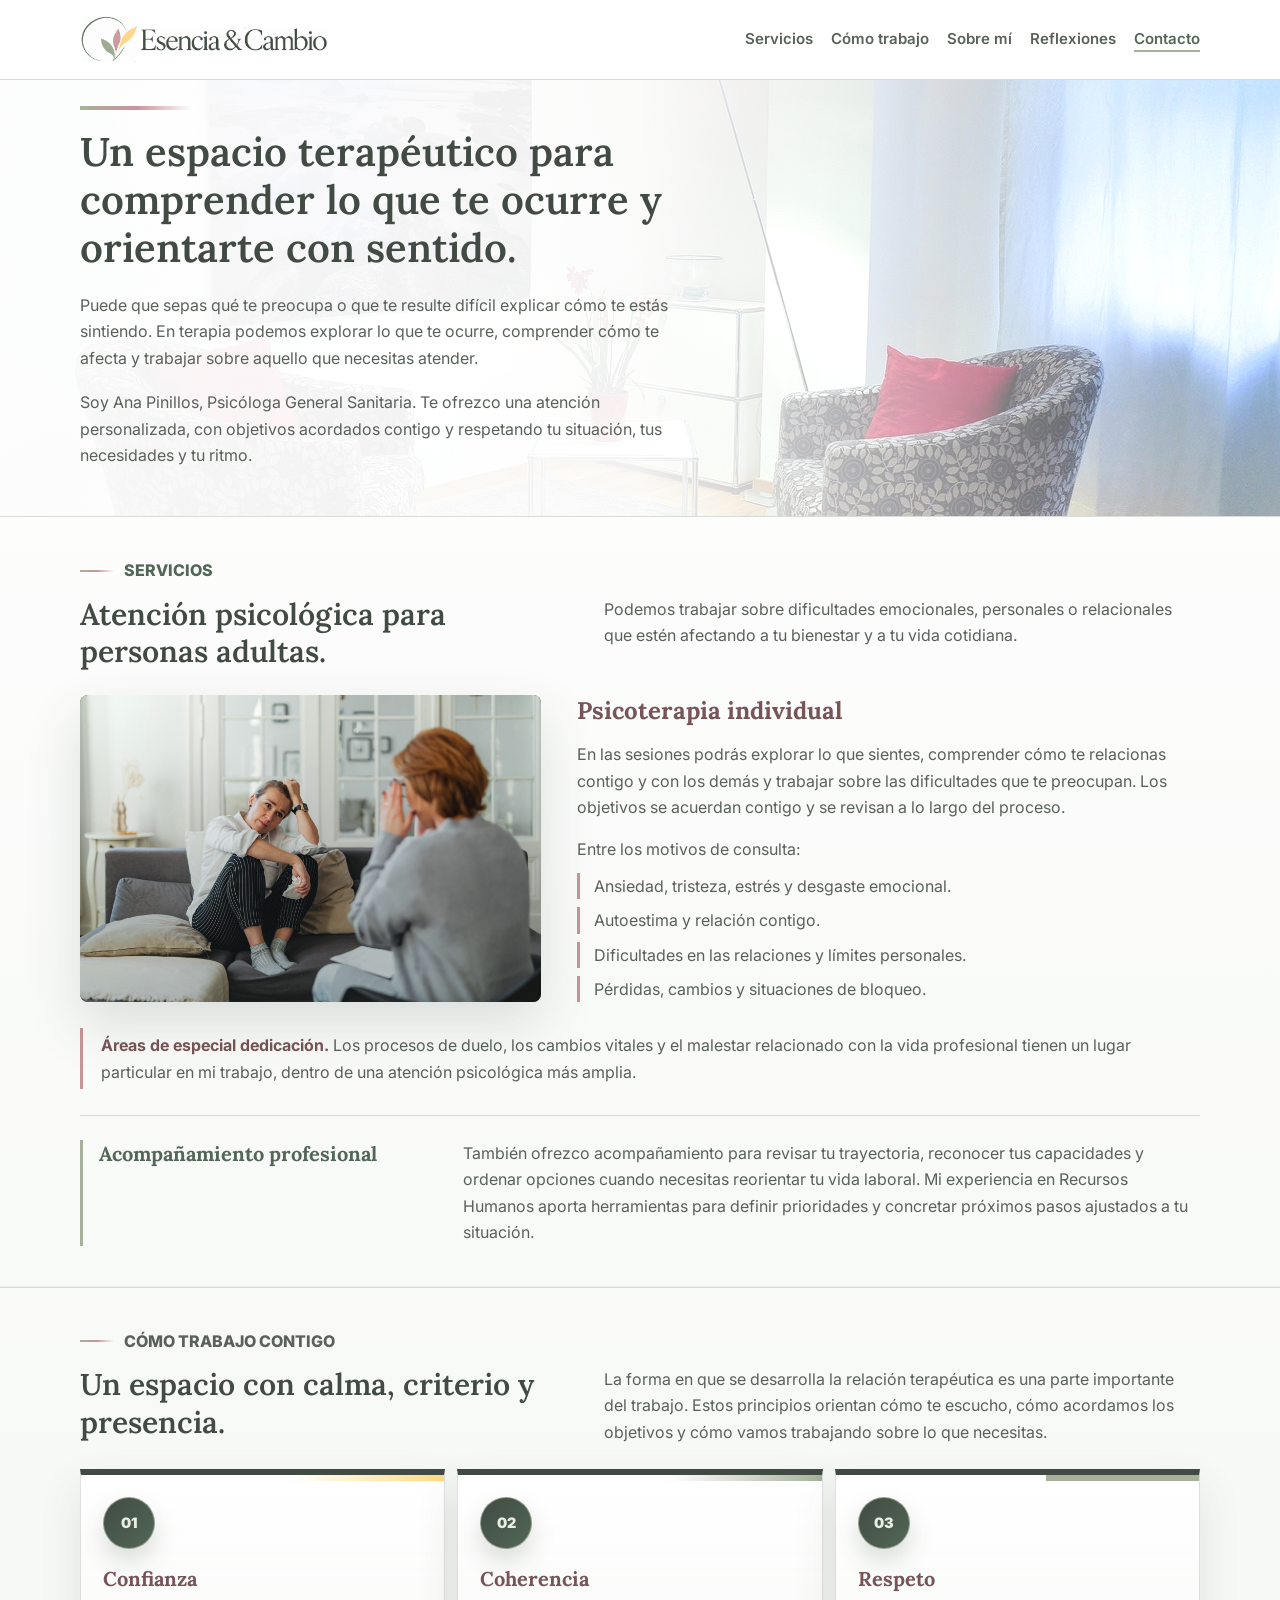
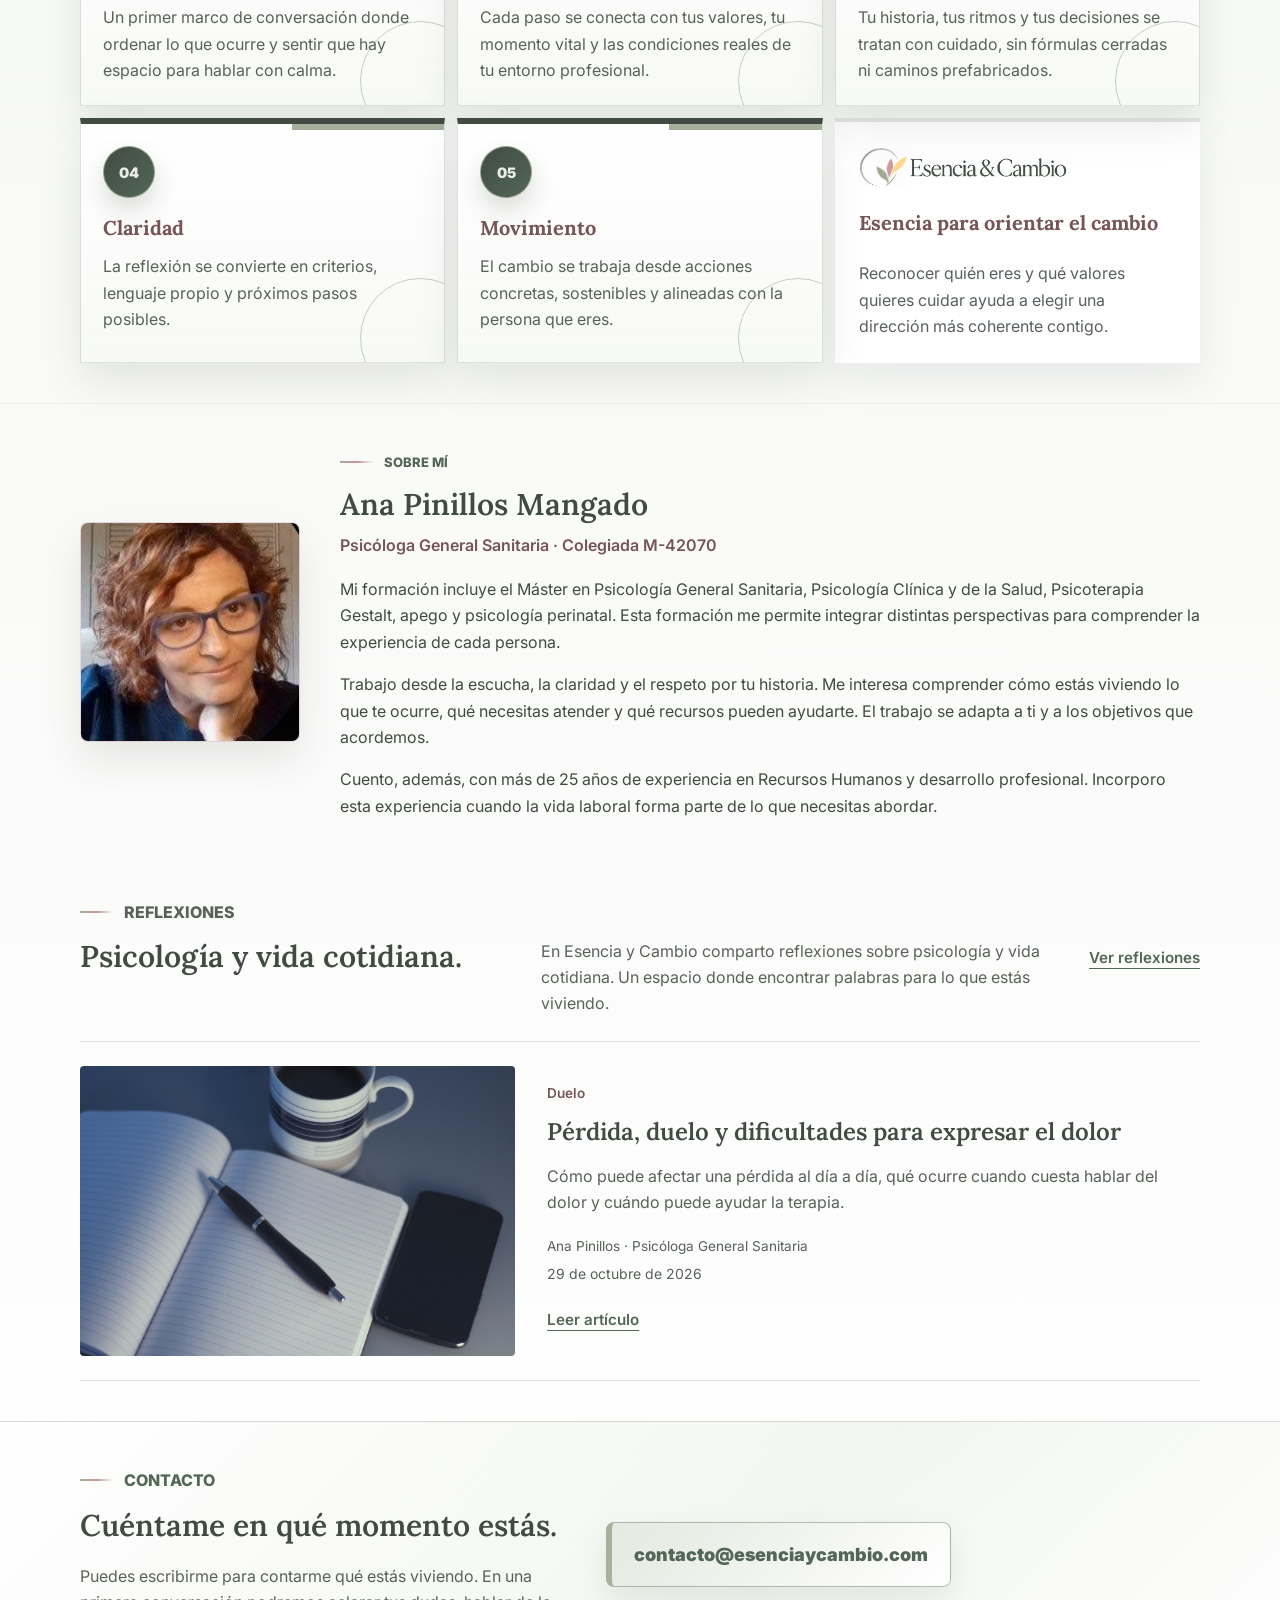
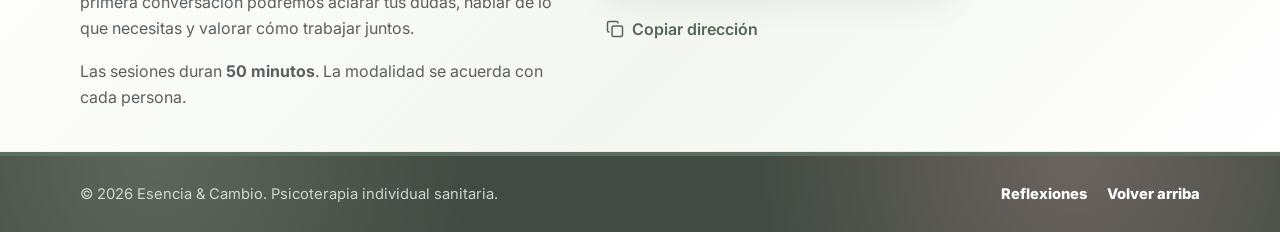
<file: index.html>
<!doctype html>
<html lang="es">
  <head>
    <meta charset="utf-8" />
    <meta name="viewport" content="width=device-width, initial-scale=1" />
    <meta name="robots" content="index, follow" />
    <meta name="description" content="Esencia &amp; Cambio: psicoterapia individual con Ana Pinillos, Psicóloga General Sanitaria, para personas adultas en situaciones de malestar emocional o cambio." />
    <title>Esencia &amp; Cambio | Psicoterapia individual sanitaria</title>
    <link rel="canonical" href="https://esenciaycambio.com/" />
    <link rel="preconnect" href="https://fonts.googleapis.com" />
    <link rel="preconnect" href="https://fonts.gstatic.com" crossorigin />
    <link href="https://fonts.googleapis.com/css2?family=Inter:wght@400;500;600;700&family=Lora:wght@500;600&display=swap" rel="stylesheet" />
    <link rel="icon" href="images/favicon-ec.png" type="image/png" sizes="48x48" />
    <link rel="stylesheet" href="css/styles-identidad.css?v=20261005" />
    <link rel="stylesheet" href="css/reflexiones.css?v=20261027" />
    <link rel="stylesheet" href="css/tipografia.css?v=20261029" />
    <link rel="stylesheet" href="css/distribucion.css?v=20261029-r2" />
    <link rel="stylesheet" href="css/propuesta-breve.css?v=20261029-r6" />
    <script type="application/ld+json">
      {
        "@context": "https://schema.org",
        "@type": "WebSite",
        "@id": "https://esenciaycambio.com/#website",
        "name": "Esencia & Cambio",
        "alternateName": "Esencia y Cambio",
        "url": "https://esenciaycambio.com/",
        "inLanguage": "es"
      }
    </script>
  </head>
  <body class="brief-proposal">
    <a class="skip-link" href="#contenido">Saltar al contenido</a>
    <header class="site-header" data-header>
      <a class="brand" href="#inicio" aria-label="Ir al inicio">
        <img class="brand-logo" src="images/logo-ec-hojas-sin-descriptor.svg" alt="Esencia &amp; Cambio" />
      </a>
      <button class="menu-toggle" type="button" aria-expanded="false" aria-controls="site-nav">
        <span></span><span></span><span></span>
        <span class="sr-only">Abrir menú</span>
      </button>
      <nav class="site-nav" id="site-nav" aria-label="Navegación principal">
        <a href="#servicios">Servicios</a>
        <a href="#valores">Cómo trabajo</a>
        <a href="#ana">Sobre mí</a>
        <a href="#reflexiones">Reflexiones</a>
        <a class="nav-contact" href="#contacto">Contacto</a>
      </nav>
    </header>

    <main id="contenido">
      <section class="hero" id="inicio" aria-labelledby="hero-title">
        <div class="hero-media" aria-hidden="true">
          <img src="images/foto-consulta-psicoterapia.jpg" alt="" />
        </div>
        <div class="hero-content">
          <h1 id="hero-title">Un espacio terapéutico para comprender lo que te ocurre y orientarte con sentido.</h1>
          <p class="hero-copy">Puede que sepas qué te preocupa o que te resulte difícil explicar cómo te estás sintiendo. En terapia podemos explorar lo que te ocurre, comprender cómo te afecta y trabajar sobre aquello que necesitas atender.</p>
          <p class="hero-copy hero-introduction">Soy Ana Pinillos, Psicóloga General Sanitaria. Te ofrezco una atención personalizada, con objetivos acordados contigo y respetando tu situación, tus necesidades y tu ritmo.</p>
        </div>
      </section>

      <section class="section band brief-services" id="servicios" aria-labelledby="services-title">
        <div class="section-heading brief-services-heading">
          <p class="section-kicker">Servicios</p>
          <h2 id="services-title">Atención psicológica para personas adultas.</h2>
          <p>Podemos trabajar sobre dificultades emocionales, personales o relacionales que estén afectando a tu bienestar y a tu vida cotidiana.</p>
        </div>
        <div class="brief-therapy-layout" id="terapia">
          <figure class="section-photo brief-therapy-photo">
            <img src="images/foto-terapia-cercana-adultos.jpg" alt="Conversación terapéutica cercana entre dos personas adultas" loading="lazy" />
          </figure>
          <div class="brief-therapy-copy">
            <h3>Psicoterapia individual</h3>
            <p>En las sesiones podrás explorar lo que sientes, comprender cómo te relacionas contigo y con los demás y trabajar sobre las dificultades que te preocupan. Los objetivos se acuerdan contigo y se revisan a lo largo del proceso.</p>
            <p class="consultation-intro">Entre los motivos de consulta:</p>
            <ul class="brief-consultation-list">
              <li>Ansiedad, tristeza, estrés y desgaste emocional.</li>
              <li>Autoestima y relación contigo.</li>
              <li>Dificultades en las relaciones y límites personales.</li>
              <li>Pérdidas, cambios y situaciones de bloqueo.</li>
            </ul>
          </div>
        </div>
        <p class="brief-special-focus"><strong>Áreas de especial dedicación.</strong> Los procesos de duelo, los cambios vitales y el malestar relacionado con la vida profesional tienen un lugar particular en mi trabajo, dentro de una atención psicológica más amplia.</p>
        <div class="brief-professional-support" id="acompanamiento">
          <h3>Acompañamiento profesional</h3>
          <p>También ofrezco acompañamiento para revisar tu trayectoria, reconocer tus capacidades y ordenar opciones cuando necesitas reorientar tu vida laboral. Mi experiencia en Recursos Humanos aporta herramientas para definir prioridades y concretar próximos pasos ajustados a tu situación.</p>
        </div>
      </section>

      <section class="section philosophy sheet brief-values" id="filosofia" aria-labelledby="values-title">
        <div id="valores" aria-labelledby="values-title">
          <div class="section-heading">
            <p class="section-kicker">Cómo trabajo contigo</p>
            <h2 id="values-title">Un espacio con calma, criterio y presencia.</h2>
            <p>
              La forma en que se desarrolla la relación terapéutica es una parte importante del
              trabajo. Estos principios orientan cómo te escucho, cómo acordamos los objetivos y
              cómo vamos trabajando sobre lo que necesitas.
            </p>
          </div>
          <div class="value-grid">
            <article>
              <span>01</span>
              <h3>Confianza</h3>
              <p>Un primer marco de conversación donde ordenar lo que ocurre y sentir que hay espacio para hablar con calma.</p>
            </article>
            <article>
              <span>02</span>
              <h3>Coherencia</h3>
              <p>Cada paso se conecta con tus valores, tu momento vital y las condiciones reales de tu entorno profesional.</p>
            </article>
            <article>
              <span>03</span>
              <h3>Respeto</h3>
              <p>Tu historia, tus ritmos y tus decisiones se tratan con cuidado, sin fórmulas cerradas ni caminos prefabricados.</p>
            </article>
            <article>
              <span>04</span>
              <h3>Claridad</h3>
              <p>La reflexión se convierte en criterios, lenguaje propio y próximos pasos posibles.</p>
            </article>
            <article>
              <span>05</span>
              <h3>Movimiento</h3>
              <p>El cambio se trabaja desde acciones concretas, sostenibles y alineadas con la persona que eres.</p>
            </article>
            <article class="value-logo-card" aria-label="Esencia & Cambio y valores">
              <img src="images/logo-ec-hojas-sin-descriptor.svg" alt="Esencia & Cambio" />
              <h3>Esencia para orientar el cambio</h3>
              <p>Reconocer quién eres y qué valores quieres cuidar ayuda a elegir una dirección más coherente contigo.</p>
            </article>
          </div>
        </div>
      </section>

      <section class="section brief-about" id="ana" aria-labelledby="about-title">
        <figure class="about-photo profile-photo single-profile-photo">
          <img src="images/foto-ana-pinillos.jpg" alt="Retrato de Ana Pinillos Mangado" loading="lazy" />
        </figure>
        <div>
          <p class="section-kicker">Sobre mí</p>
          <h2 id="about-title">Ana Pinillos Mangado</h2>
          <p class="brief-qualification">Psicóloga General Sanitaria · Colegiada M-42070</p>
          <p>Mi formación incluye el Máster en Psicología General Sanitaria, Psicología Clínica y de la Salud, Psicoterapia Gestalt, apego y psicología perinatal. Esta formación me permite integrar distintas perspectivas para comprender la experiencia de cada persona.</p>
          <p>Trabajo desde la escucha, la claridad y el respeto por tu historia. Me interesa comprender cómo estás viviendo lo que te ocurre, qué necesitas atender y qué recursos pueden ayudarte. El trabajo se adapta a ti y a los objetivos que acordemos.</p>
          <p>Cuento, además, con más de 25 años de experiencia en Recursos Humanos y desarrollo profesional. Incorporo esta experiencia cuando la vida laboral forma parte de lo que necesitas abordar.</p>
        </div>
      </section>

      <section class="section reflections-home" id="reflexiones" aria-labelledby="reflections-title">
        <div class="reflections-heading-row">
          <div class="section-heading compact">
            <p class="section-kicker">Reflexiones</p>
            <h2 id="reflections-title">Psicología y vida cotidiana.</h2>
            <p>En Esencia y Cambio comparto reflexiones sobre psicología y vida cotidiana. Un espacio donde encontrar palabras para lo que estás viviendo.</p>
          </div>
          <a class="reading-link" href="reflexiones/index.html">Ver reflexiones</a>
        </div>
        <article class="reflection-feature" aria-labelledby="featured-reflection-title">
          <a class="reflection-feature-image" href="reflexiones/perdida-duelo-expresar-dolor.html" tabindex="-1" aria-hidden="true">
            <img src="images/foto-cuaderno-proceso.jpg" alt="" loading="lazy" width="1280" height="850" />
          </a>
          <div class="reflection-feature-copy">
            <p class="reflection-category">Duelo</p>
            <h3 id="featured-reflection-title"><a href="reflexiones/perdida-duelo-expresar-dolor.html">Pérdida, duelo y dificultades para expresar el dolor</a></h3>
            <p>Cómo puede afectar una pérdida al día a día, qué ocurre cuando cuesta hablar del dolor y cuándo puede ayudar la terapia.</p>
            <p class="reflection-author">Ana Pinillos · Psicóloga General Sanitaria</p>
            <p class="reflection-date"><time datetime="2026-10-29">29 de octubre de 2026</time></p>
            <a class="reading-link" href="reflexiones/perdida-duelo-expresar-dolor.html">Leer artículo<span class="sr-only">: Pérdida, duelo y dificultades para expresar el dolor</span></a>
          </div>
        </article>
      </section>

      <section class="section contact brief-contact" id="contacto" aria-labelledby="contact-title">
        <div class="contact-copy">
          <p class="section-kicker">Contacto</p>
          <h2 id="contact-title">Cuéntame en qué momento estás.</h2>
          <p>Puedes escribirme para contarme qué estás viviendo. En una primera conversación podremos aclarar tus dudas, hablar de lo que necesitas y valorar cómo trabajar juntos.</p>
          <p class="session-info">Las sesiones duran <strong>50 minutos</strong>. La modalidad se acuerda con cada persona.</p>
        </div>
        <div class="contact-details brief-email-contact">
          <a class="contact-email" href="mailto:contacto@esenciaycambio.com">contacto@esenciaycambio.com</a>
          <div class="copy-email-row">
            <button class="copy-email" type="button" data-copy-email="contacto@esenciaycambio.com" title="Copiar dirección de correo" hidden>
              <img src="images/icono-copiar.svg" alt="" width="18" height="18" />
              Copiar dirección
            </button>
            <span class="copy-status" role="status" aria-live="polite" aria-atomic="true"></span>
          </div>
        </div>
      </section>
    </main>

    <footer class="site-footer">
      <p>© <span data-year></span> Esencia &amp; Cambio. Psicoterapia individual sanitaria.</p>
      <nav class="brief-footer-links" aria-label="Enlaces del pie de página">
        <a href="reflexiones/index.html">Reflexiones</a>
        <a href="#inicio">Volver arriba</a>
      </nav>
    </footer>
    <script src="js/script.js"></script>
    <script src="js/propuesta-breve.js?v=20261029-r4"></script>
  </body>
</html>
</file>
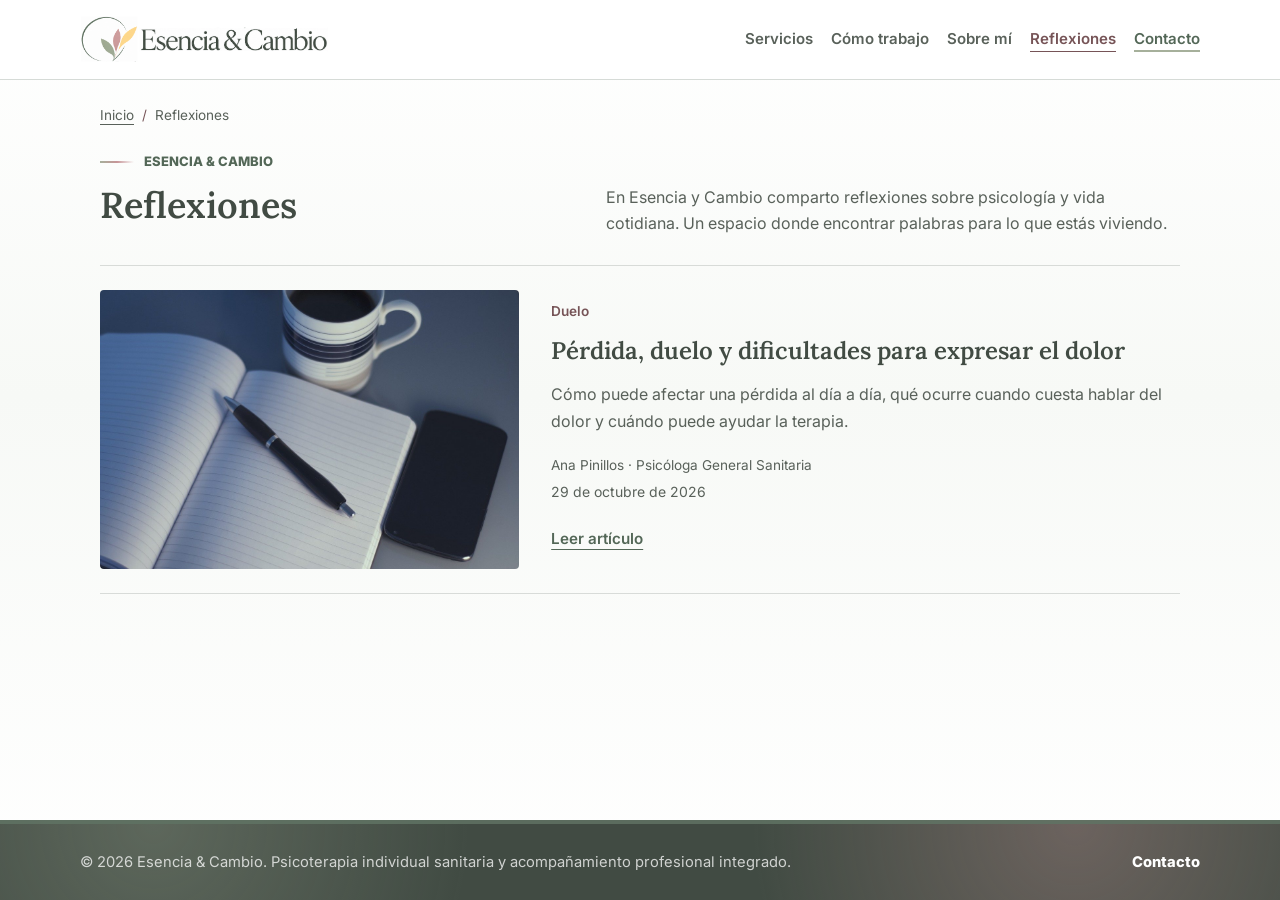
<file: reflexiones/index.html>
<!doctype html>
<html lang="es">
  <head>
    <meta charset="utf-8" />
    <meta name="robots" content="index, follow" />
    <meta name="viewport" content="width=device-width, initial-scale=1" />
    <title>Reflexiones sobre psicología y vida cotidiana | Esencia &amp; Cambio</title>
    <meta name="description" content="Reflexiones sobre psicología y vida cotidiana, por Ana Pinillos, Psicóloga General Sanitaria. Un espacio donde encontrar palabras para lo que estás viviendo." />
    <link rel="canonical" href="https://esenciaycambio.com/reflexiones/" />
    <meta property="og:type" content="website" />
    <meta property="og:locale" content="es_ES" />
    <meta property="og:site_name" content="Esencia &amp; Cambio" />
    <meta property="og:title" content="Reflexiones sobre psicología y vida cotidiana | Esencia &amp; Cambio" />
    <meta property="og:description" content="Reflexiones de Ana Pinillos sobre psicología y vida cotidiana. Un espacio donde encontrar palabras para lo que estás viviendo." />
    <meta property="og:url" content="https://esenciaycambio.com/reflexiones/" />
    <meta property="og:image" content="https://esenciaycambio.com/images/foto-cuaderno-proceso.jpg" />
    <meta property="og:image:alt" content="Cuaderno abierto junto a una taza de café." />
    <link rel="preconnect" href="https://fonts.googleapis.com" />
    <link rel="preconnect" href="https://fonts.gstatic.com" crossorigin />
    <link href="https://fonts.googleapis.com/css2?family=Inter:wght@400;500;600;700&family=Lora:wght@500;600&display=swap" rel="stylesheet" />
    <link rel="icon" href="../images/favicon-ec.png" type="image/png" sizes="48x48" />
    <link rel="stylesheet" href="../css/styles-identidad.css?v=20261005" />
    <link rel="stylesheet" href="../css/reflexiones.css?v=20261027" />
    <link rel="stylesheet" href="../css/tipografia.css?v=20261029" />
    <link rel="stylesheet" href="../css/distribucion.css?v=20261029-r2" />
    <link rel="stylesheet" href="../css/propuesta-breve.css?v=20261029-r6" />
    <script type="application/ld+json">
      {
        "@context": "https://schema.org",
        "@type": "CollectionPage",
        "@id": "https://esenciaycambio.com/reflexiones/#webpage",
        "url": "https://esenciaycambio.com/reflexiones/",
        "name": "Reflexiones | Esencia & Cambio",
        "description": "Reflexiones de Ana Pinillos sobre psicología y vida cotidiana. Un espacio donde encontrar palabras para lo que estás viviendo.",
        "inLanguage": "es",
        "isPartOf": { "@id": "https://esenciaycambio.com/#website" },
        "mainEntity": {
          "@type": "ItemList",
          "itemListElement": [
            {
              "@type": "ListItem",
              "position": 1,
              "url": "https://esenciaycambio.com/reflexiones/perdida-duelo-expresar-dolor.html",
              "name": "Pérdida, duelo y dificultades para expresar el dolor"
            }
          ]
        }
      }
    </script>
  </head>
  <body class="reflections-page">
    <a class="skip-link" href="#contenido">Saltar al contenido</a>
    <header class="site-header" data-header>
      <a class="brand" href="../index.html" aria-label="Esencia &amp; Cambio. Ir al inicio">
        <img class="brand-logo" src="../images/logo-ec-hojas-sin-descriptor.svg" alt="Esencia &amp; Cambio" />
      </a>
      <button class="menu-toggle" type="button" aria-expanded="false" aria-controls="site-nav">
        <span></span><span></span><span></span>
        <span class="sr-only">Abrir menú</span>
      </button>
      <nav class="site-nav" id="site-nav" aria-label="Navegación principal">
        <a href="../index.html#servicios">Servicios</a>
        <a href="../index.html#valores">Cómo trabajo</a>
        <a href="../index.html#ana">Sobre mí</a>
        <a href="index.html" aria-current="page">Reflexiones</a>
        <a class="nav-contact" href="../index.html#contacto">Contacto</a>
      </nav>
    </header>
    <main class="reading-main" id="contenido">
      <nav class="breadcrumbs" aria-label="Ruta de navegación">
        <ol>
          <li><a href="../index.html">Inicio</a></li>
          <li aria-current="page">Reflexiones</li>
        </ol>
      </nav>
      <header class="reflections-page-header">
        <p class="section-kicker">Esencia &amp; Cambio</p>
        <h1>Reflexiones</h1>
        <p>En Esencia y Cambio comparto reflexiones sobre psicología y vida cotidiana. Un espacio donde encontrar palabras para lo que estás viviendo.</p>
      </header>
      <article class="reflection-feature" aria-labelledby="reflection-title">
        <a class="reflection-feature-image" href="perdida-duelo-expresar-dolor.html" tabindex="-1" aria-hidden="true">
          <img src="../images/foto-cuaderno-proceso.jpg" alt="" width="1280" height="850" />
        </a>
        <div class="reflection-feature-copy">
          <p class="reflection-category">Duelo</p>
          <h2 id="reflection-title"><a href="perdida-duelo-expresar-dolor.html">Pérdida, duelo y dificultades para expresar el dolor</a></h2>
          <p>Cómo puede afectar una pérdida al día a día, qué ocurre cuando cuesta hablar del dolor y cuándo puede ayudar la terapia.</p>
          <p class="reflection-author">Ana Pinillos · Psicóloga General Sanitaria</p>
          <p class="reflection-date"><time datetime="2026-10-29">29 de octubre de 2026</time></p>
          <a class="reading-link" href="perdida-duelo-expresar-dolor.html">Leer artículo<span class="sr-only">: Pérdida, duelo y dificultades para expresar el dolor</span></a>
        </div>
      </article>
    </main>
    <footer class="site-footer">
      <p>© <span data-year></span> Esencia &amp; Cambio. Psicoterapia individual sanitaria y acompañamiento profesional integrado.</p>
      <a href="../index.html#contacto">Contacto</a>
    </footer>
    <script src="../js/script.js"></script>
  </body>
</html>
</file>
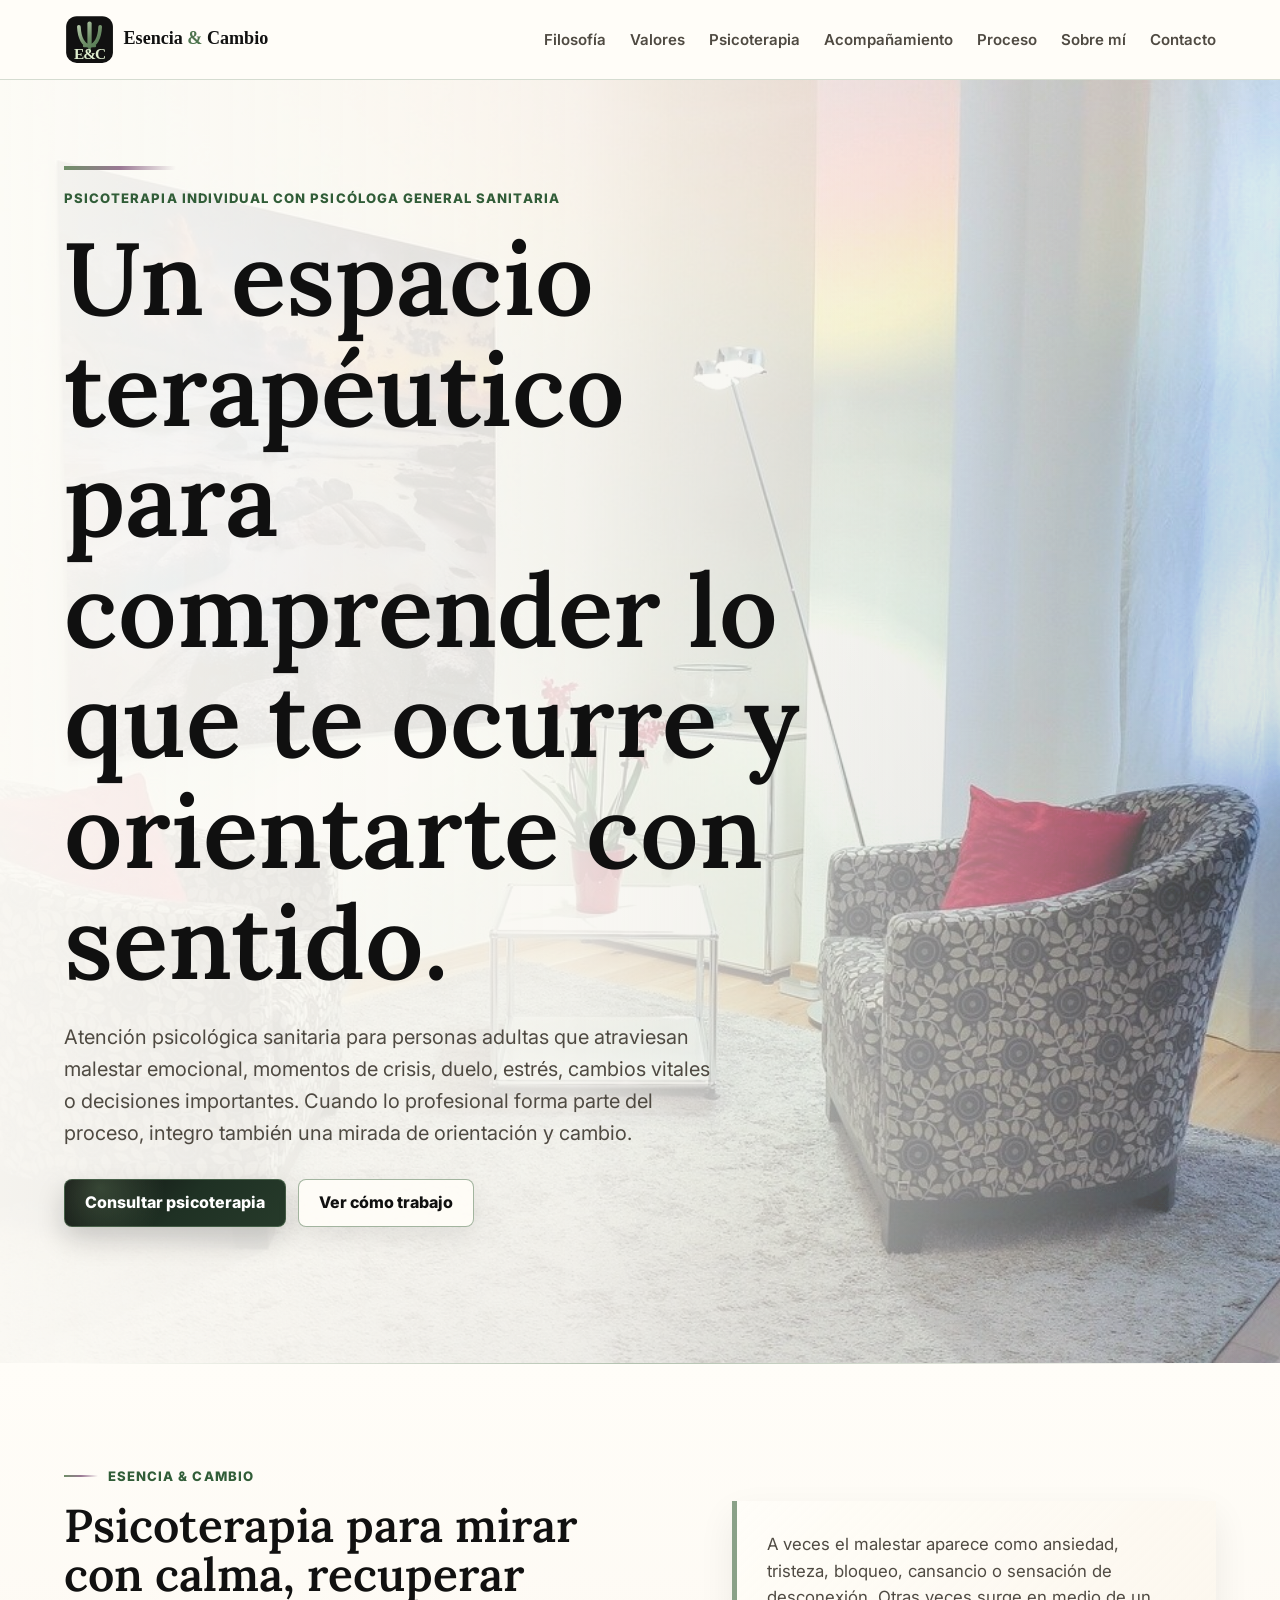
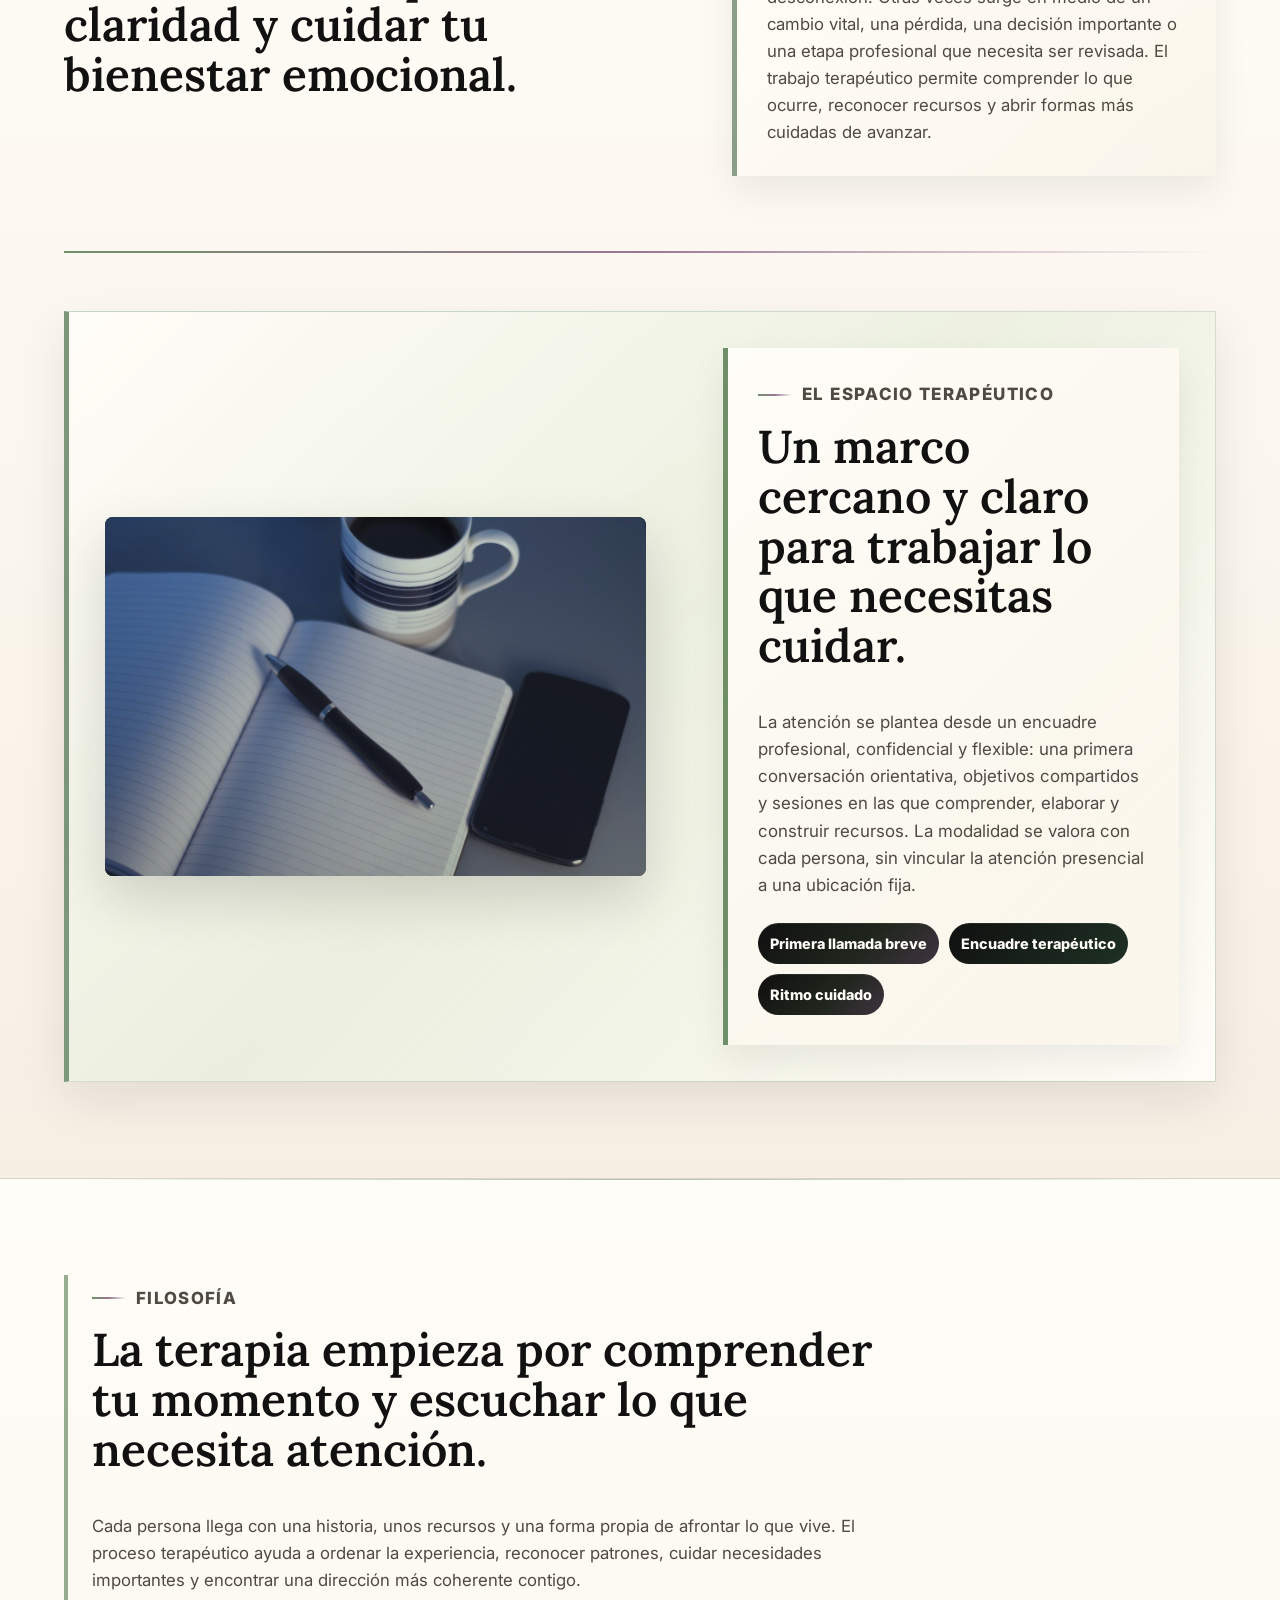
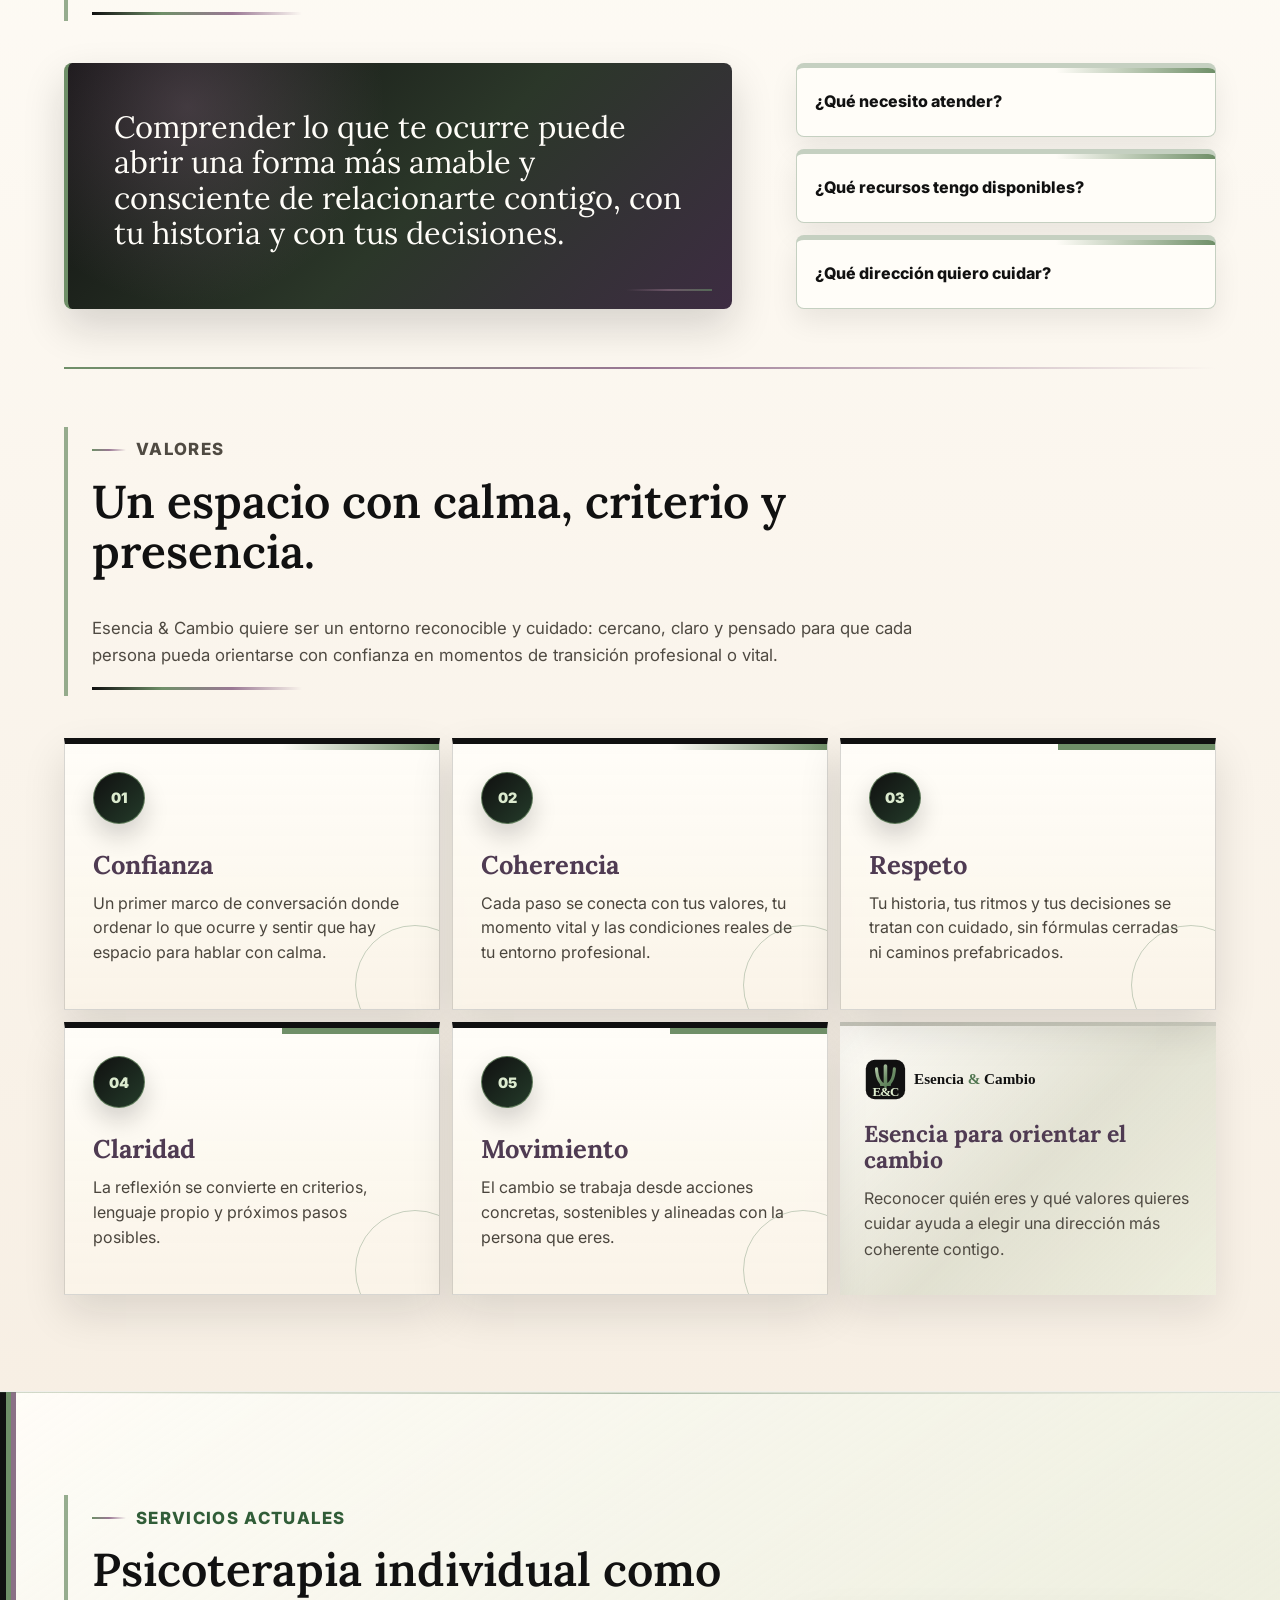
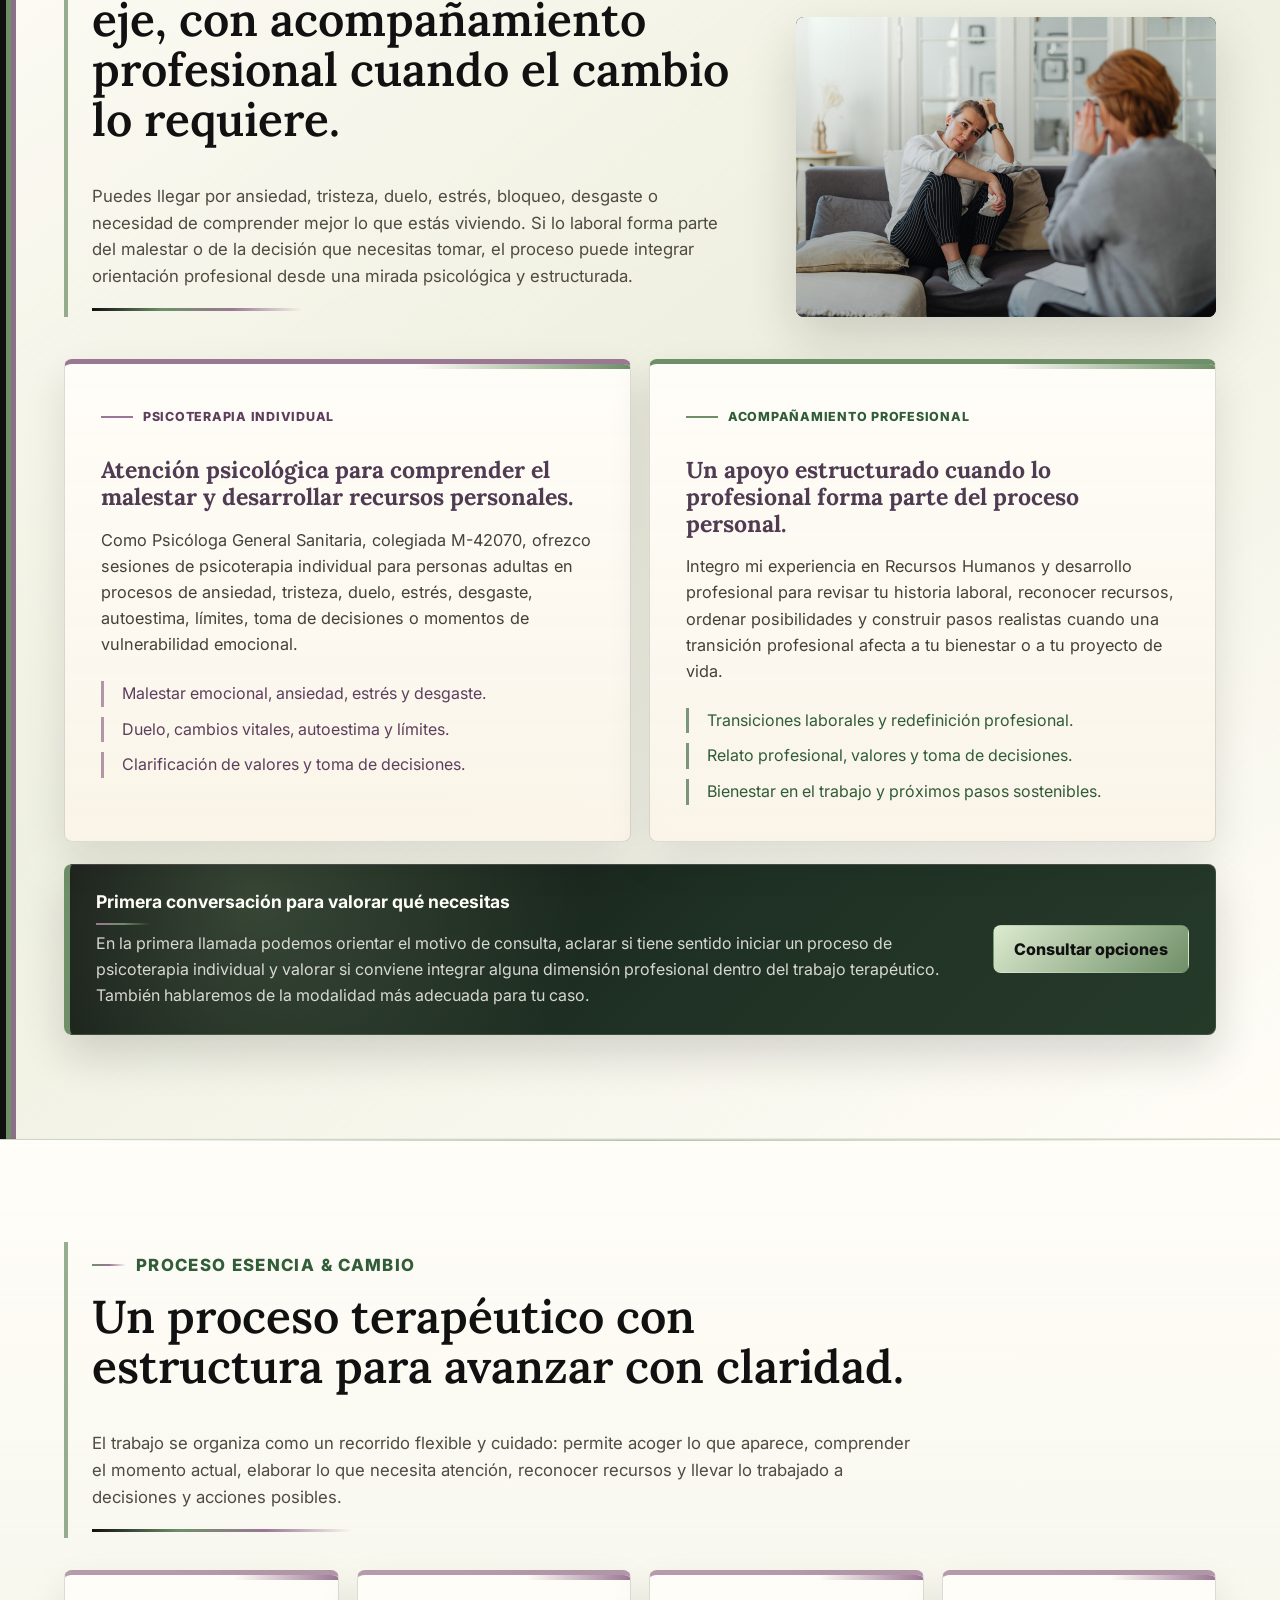
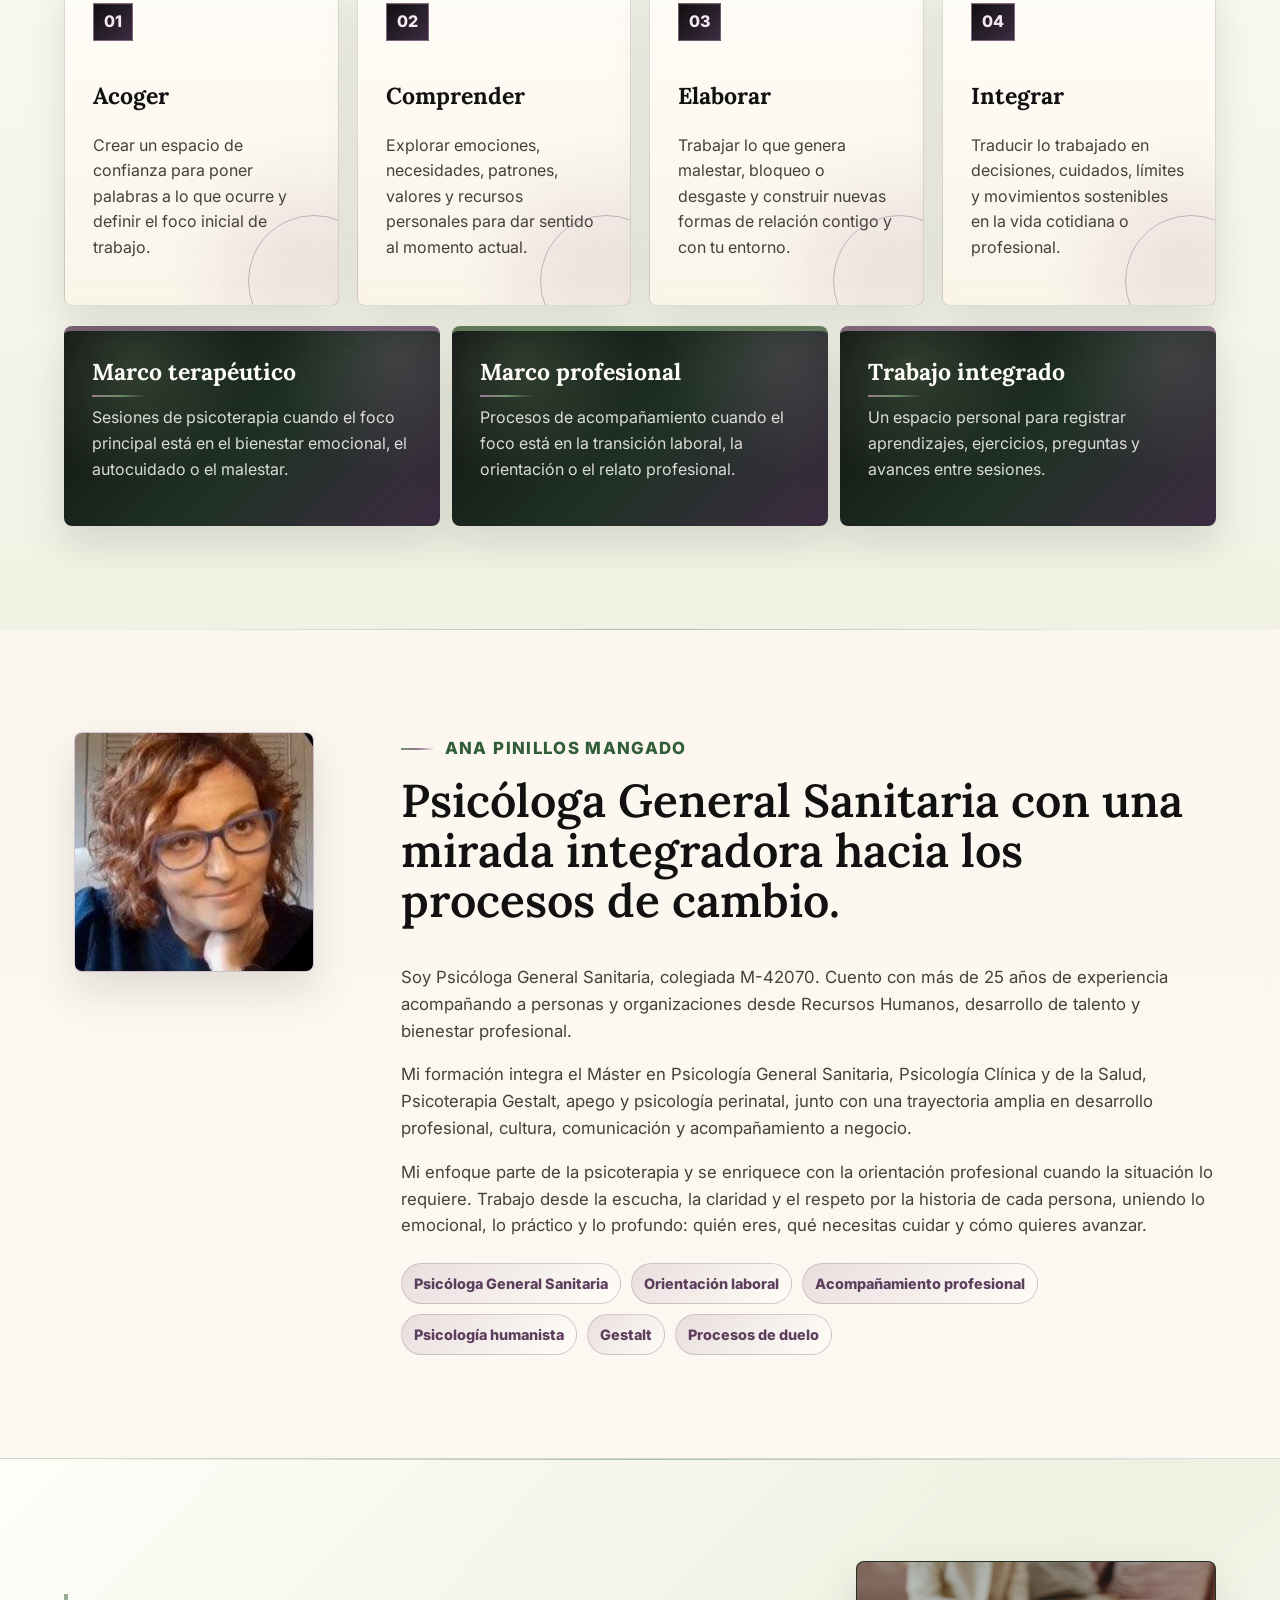
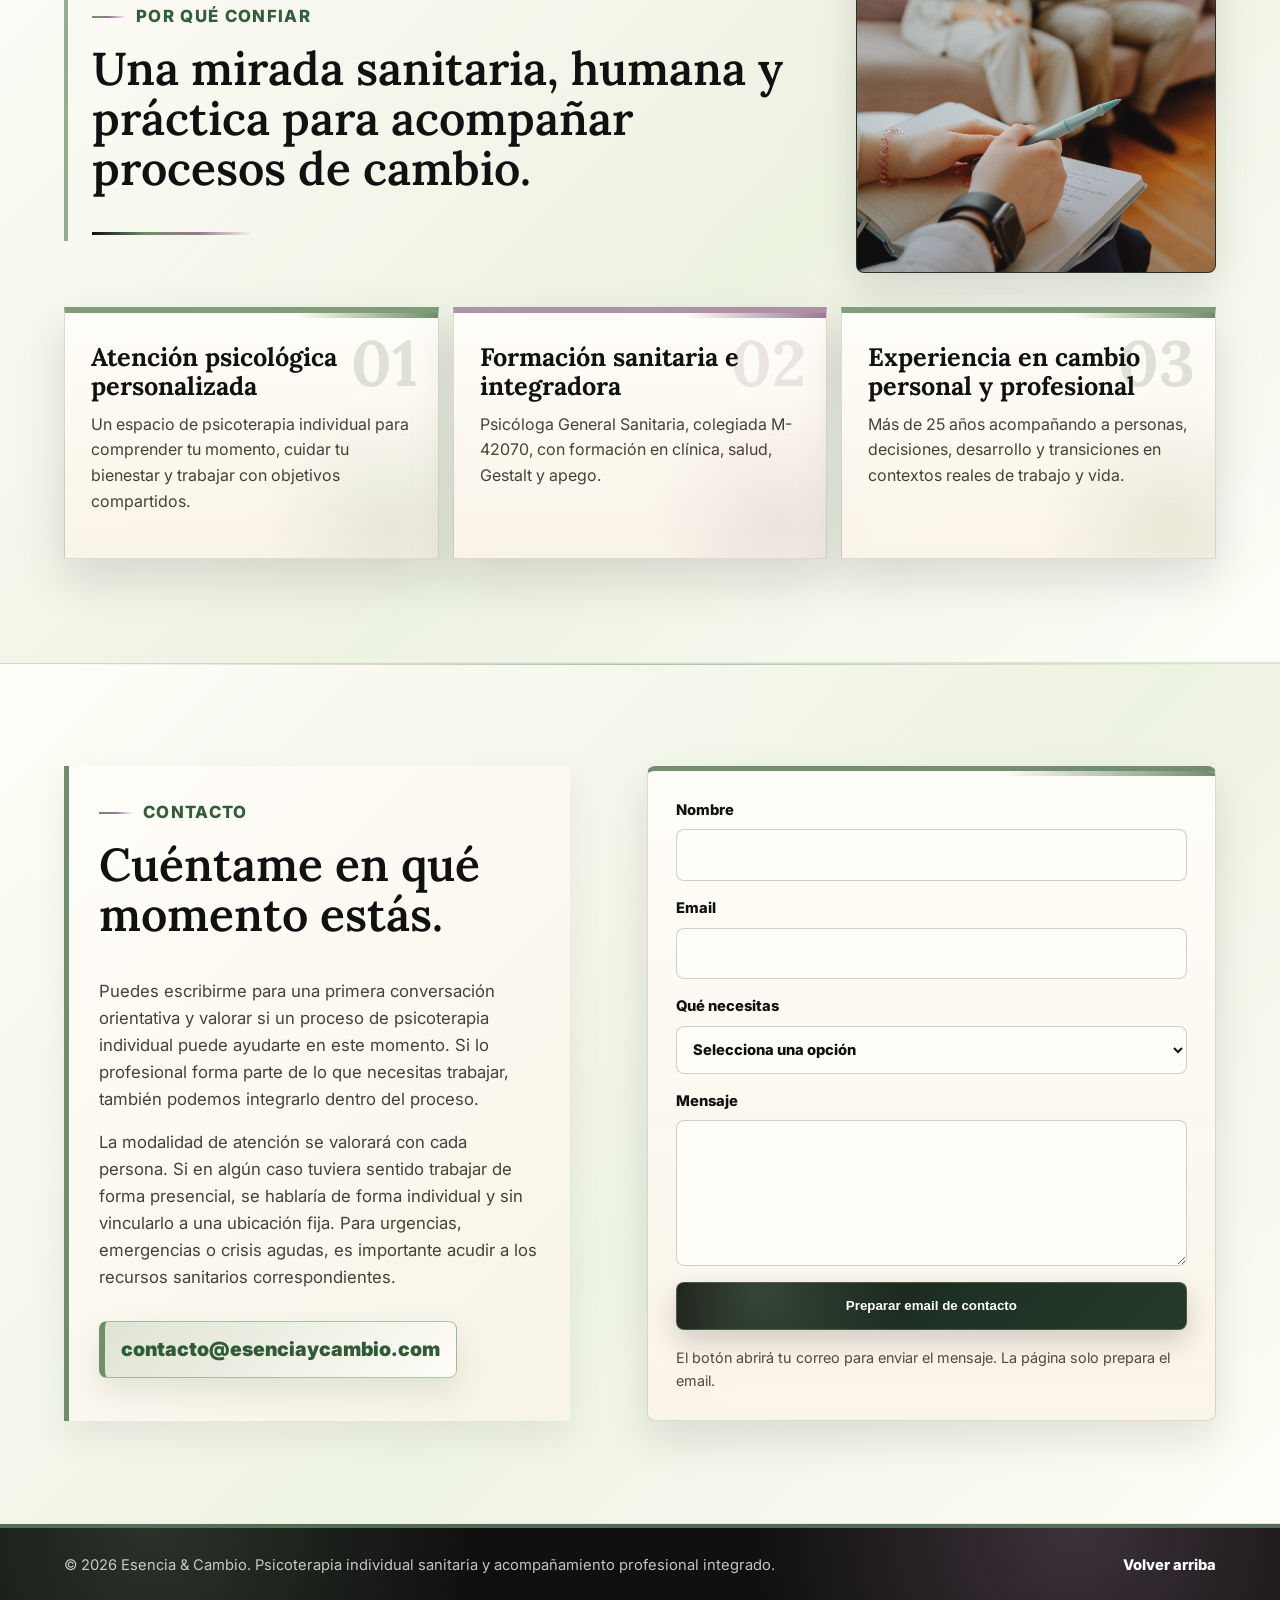
<file: index-reformulado.html>
﻿<!doctype html>
<html lang="es">
  <head>
    <meta charset="utf-8" />
    <meta name="viewport" content="width=device-width, initial-scale=1" />
    <meta
      name="description"
      content="Esencia & Cambio: psicoterapia individual con Psicóloga General Sanitaria para procesos de malestar emocional, crisis vitales, duelo, estrés, toma de decisiones y cambios personales o profesionales."
    />
    <title>Esencia & Cambio | Psicoterapia individual sanitaria</title>
    <link rel="preconnect" href="https://fonts.googleapis.com" />
    <link rel="preconnect" href="https://fonts.gstatic.com" crossorigin />
    <link
      href="https://fonts.googleapis.com/css2?family=Inter:wght@400;500;600;700&family=Lora:wght@500;600&display=swap"
      rel="stylesheet"
    />
    <link rel="icon" href="images/logo-ec-psi-icono.svg" type="image/svg+xml" />
    <link rel="stylesheet" href="css/styles.css?v=20260728-github-pages" />
  </head>
  <body>
    <header class="site-header" data-header>
      <a class="brand" href="#inicio" aria-label="Ir al inicio">
        <img class="brand-logo" src="images/logo-ec-web-header-verde.svg" alt="Esencia & Cambio" />
      </a>
      <button class="menu-toggle" type="button" aria-expanded="false" aria-controls="site-nav">
        <span></span>
        <span></span>
        <span></span>
        <span class="sr-only">Abrir menú</span>
      </button>
      <nav class="site-nav" id="site-nav" aria-label="Navegación principal">
        <a href="#filosofia">Filosofía</a>
        <a href="#valores">Valores</a>
        <a href="#terapia">Psicoterapia</a>
        <a href="#acompanamiento">Acompañamiento</a>
        <a href="#proceso">Proceso</a>
        <a href="#ana">Sobre mí</a>
        <a href="#contacto">Contacto</a>
      </nav>
    </header>

    <main>
      <section class="hero" id="inicio" aria-labelledby="hero-title">
        <div class="hero-media" aria-hidden="true">
          <img src="images/foto-consulta-psicoterapia.jpg" alt="" />
        </div>
        <div class="hero-content">
          <p class="eyebrow">Psicoterapia individual con Psicóloga General Sanitaria</p>
          <h1 id="hero-title">Un espacio terapéutico para comprender lo que te ocurre y orientarte con sentido.</h1>
          <p class="hero-copy">
            Atención psicológica sanitaria para personas adultas que atraviesan malestar emocional,
            momentos de crisis, duelo, estrés, cambios vitales o decisiones importantes. Cuando lo
            profesional forma parte del proceso, integro también una mirada de orientación y cambio.
          </p>
          <div class="hero-actions">
            <a class="button primary" href="#contacto">Consultar psicoterapia</a>
            <a class="button secondary" href="#servicios">Ver cómo trabajo</a>
          </div>
        </div>

      </section>

      <section class="intro section sheet" aria-labelledby="intro-title">
        <div class="section-kicker">Esencia & Cambio</div>
        <div class="intro-grid">
          <h2 id="intro-title">Psicoterapia para mirar con calma, recuperar claridad y cuidar tu bienestar emocional.</h2>
          <p>
            A veces el malestar aparece como ansiedad, tristeza, bloqueo, cansancio o sensación de
            desconexión. Otras veces surge en medio de un cambio vital, una pérdida, una decisión
            importante o una etapa profesional que necesita ser revisada. El trabajo terapéutico
            permite comprender lo que ocurre, reconocer recursos y abrir formas más cuidadas de avanzar.
          </p>
        </div>

        <div class="sheet-divider" aria-hidden="true"></div>

        <div class="workspace" aria-labelledby="workspace-title">
          <figure class="workspace-photo">
            <img src="images/foto-cuaderno-proceso.jpg" alt="Cuaderno de trabajo, café y teléfono para una sesión de acompañamiento" />
          </figure>
          <div class="workspace-copy">
            <p class="section-kicker">El espacio terapéutico</p>
            <h2 id="workspace-title">Un marco cercano y claro para trabajar lo que necesitas cuidar.</h2>
            <p>
              La atención se plantea desde un encuadre profesional, confidencial y flexible:
              una primera conversación orientativa, objetivos compartidos y sesiones en las que
              comprender, elaborar y construir recursos. La modalidad se valora con cada persona,
              sin vincular la atención presencial a una ubicación fija.
            </p>
            <div class="workspace-points">
              <span>Primera llamada breve</span>
              <span>Encuadre terapéutico</span>
              <span>Ritmo cuidado</span>
            </div>
          </div>
        </div>
      </section>

      <section class="section philosophy sheet" id="filosofia" aria-labelledby="philosophy-title">
        <div class="section-heading">
          <p class="section-kicker">Filosofía</p>
          <h2 id="philosophy-title">La terapia empieza por comprender tu momento y escuchar lo que necesita atención.</h2>
          <p>
            Cada persona llega con una historia, unos recursos y una forma propia de afrontar lo
            que vive. El proceso terapéutico ayuda a ordenar la experiencia, reconocer patrones,
            cuidar necesidades importantes y encontrar una dirección más coherente contigo.
          </p>
        </div>
        <div class="quote-row">
          <blockquote>
            Comprender lo que te ocurre puede abrir una forma más amable y consciente
            de relacionarte contigo, con tu historia y con tus decisiones.
          </blockquote>
          <div class="reflection-list" aria-label="Preguntas de reflexión">
            <p>¿Qué necesito atender?</p>
            <p>¿Qué recursos tengo disponibles?</p>
            <p>¿Qué dirección quiero cuidar?</p>
          </div>
        </div>

        <div class="sheet-divider" aria-hidden="true"></div>

        <div id="valores" aria-labelledby="values-title">
          <div class="section-heading">
            <p class="section-kicker">Valores</p>
            <h2 id="values-title">Un espacio con calma, criterio y presencia.</h2>
            <p>
              Esencia & Cambio quiere ser un entorno reconocible y cuidado: cercano, claro y
              pensado para que cada persona pueda orientarse con confianza en momentos de
              transición profesional o vital.
            </p>
          </div>
          <div class="value-grid">
            <article>
              <span>01</span>
              <h3>Confianza</h3>
              <p>Un primer marco de conversación donde ordenar lo que ocurre y sentir que hay espacio para hablar con calma.</p>
            </article>
            <article>
              <span>02</span>
              <h3>Coherencia</h3>
              <p>Cada paso se conecta con tus valores, tu momento vital y las condiciones reales de tu entorno profesional.</p>
            </article>
            <article>
              <span>03</span>
              <h3>Respeto</h3>
              <p>Tu historia, tus ritmos y tus decisiones se tratan con cuidado, sin fórmulas cerradas ni caminos prefabricados.</p>
            </article>
            <article>
              <span>04</span>
              <h3>Claridad</h3>
              <p>La reflexión se convierte en criterios, lenguaje propio y próximos pasos posibles.</p>
            </article>
            <article>
              <span>05</span>
              <h3>Movimiento</h3>
              <p>El cambio se trabaja desde acciones concretas, sostenibles y alineadas con la persona que eres.</p>
            </article>
            <article class="value-logo-card" aria-label="Esencia & Cambio y valores">
              <img src="images/logo-ec-web-header-verde.svg" alt="Esencia & Cambio" />
              <h3>Esencia para orientar el cambio</h3>
              <p>Reconocer quién eres y qué valores quieres cuidar ayuda a elegir una dirección más coherente contigo.</p>
            </article>
          </div>
        </div>
      </section>

      <section class="section band" id="servicios" aria-labelledby="services-title">
        <div class="services-layout">
          <div class="section-heading">
            <p class="section-kicker">Servicios actuales</p>
            <h2 id="services-title">Psicoterapia individual como eje, con acompañamiento profesional cuando el cambio lo requiere.</h2>
            <p>
              Puedes llegar por ansiedad, tristeza, duelo, estrés, bloqueo, desgaste o necesidad
              de comprender mejor lo que estás viviendo. Si lo laboral forma parte del malestar o
              de la decisión que necesitas tomar, el proceso puede integrar orientación profesional
              desde una mirada psicológica y estructurada.
            </p>
          </div>
          <figure class="section-photo small">
            <img src="images/foto-terapia-cercana-adultos.jpg" alt="Conversación terapéutica cercana entre dos personas adultas" />
          </figure>
        </div>

        <div class="service-duo">
          <article class="service-card" id="terapia">
            <span class="service-tag">Psicoterapia individual</span>
            <h3>Atención psicológica para comprender el malestar y desarrollar recursos personales.</h3>
            <p>
              Como Psicóloga General Sanitaria, colegiada M-42070, ofrezco sesiones de psicoterapia
              individual para personas adultas en procesos de ansiedad, tristeza, duelo, estrés,
              desgaste, autoestima, límites, toma de decisiones o momentos de vulnerabilidad emocional.
            </p>
            <ul class="service-list">
              <li>Malestar emocional, ansiedad, estrés y desgaste.</li>
              <li>Duelo, cambios vitales, autoestima y límites.</li>
              <li>Clarificación de valores y toma de decisiones.</li>
            </ul>
          </article>

          <article class="service-card" id="acompanamiento">
            <span class="service-tag">Acompañamiento profesional</span>
            <h3>Un apoyo estructurado cuando lo profesional forma parte del proceso personal.</h3>
            <p>
              Integro mi experiencia en Recursos Humanos y desarrollo profesional para revisar tu
              historia laboral, reconocer recursos, ordenar posibilidades y construir pasos realistas
              cuando una transición profesional afecta a tu bienestar o a tu proyecto de vida.
            </p>
            <ul class="service-list">
              <li>Transiciones laborales y redefinición profesional.</li>
              <li>Relato profesional, valores y toma de decisiones.</li>
              <li>Bienestar en el trabajo y próximos pasos sostenibles.</li>
            </ul>
          </article>
        </div>

        <div class="access-strip">
          <div>
            <h3>Primera conversación para valorar qué necesitas</h3>
            <p>
              En la primera llamada podemos orientar el motivo de consulta, aclarar si tiene sentido
              iniciar un proceso de psicoterapia individual y valorar si conviene integrar alguna
              dimensión profesional dentro del trabajo terapéutico. También hablaremos de la modalidad
              más adecuada para tu caso.
            </p>
          </div>
          <a class="button dark" href="#contacto">Consultar opciones</a>
        </div>
      </section>

      <section class="section process" id="proceso" aria-labelledby="process-title">
        <div class="section-heading compact">
          <p class="section-kicker">Proceso Esencia & Cambio</p>
          <h2 id="process-title">Un proceso terapéutico con estructura para avanzar con claridad.</h2>
          <p>
            El trabajo se organiza como un recorrido flexible y cuidado: permite acoger lo que
            aparece, comprender el momento actual, elaborar lo que necesita atención, reconocer
            recursos y llevar lo trabajado a decisiones y acciones posibles.
          </p>
        </div>
        <div class="phase-grid" aria-label="Fases del proceso Esencia y Cambio">
          <article>
            <span>01</span>
            <h3>Acoger</h3>
            <p>Crear un espacio de confianza para poner palabras a lo que ocurre y definir el foco inicial de trabajo.</p>
          </article>
          <article>
            <span>02</span>
            <h3>Comprender</h3>
            <p>Explorar emociones, necesidades, patrones, valores y recursos personales para dar sentido al momento actual.</p>
          </article>
          <article>
            <span>03</span>
            <h3>Elaborar</h3>
            <p>Trabajar lo que genera malestar, bloqueo o desgaste y construir nuevas formas de relación contigo y con tu entorno.</p>
          </article>
          <article>
            <span>04</span>
            <h3>Integrar</h3>
            <p>Traducir lo trabajado en decisiones, cuidados, límites y movimientos sostenibles en la vida cotidiana o profesional.</p>
          </article>
        </div>
        <div class="method-strip">
          <article>
            <h3>Marco terapéutico</h3>
            <p>Sesiones de psicoterapia cuando el foco principal está en el bienestar emocional, el autocuidado o el malestar.</p>
          </article>
          <article>
            <h3>Marco profesional</h3>
            <p>Procesos de acompañamiento cuando el foco está en la transición laboral, la orientación o el relato profesional.</p>
          </article>
          <article>
            <h3>Trabajo integrado</h3>
            <p>Un espacio personal para registrar aprendizajes, ejercicios, preguntas y avances entre sesiones.</p>
          </article>
        </div>
      </section>

      <section class="section about" id="ana" aria-labelledby="about-title">
        <figure class="about-photo profile-photo single-profile-photo">
          <img src="images/foto-ana-pinillos.jpg" alt="Retrato de Ana Pinillos Mangado" />
        </figure>
        <div>
          <p class="section-kicker">Ana Pinillos Mangado</p>
          <h2 id="about-title">Psicóloga General Sanitaria con una mirada integradora hacia los procesos de cambio.</h2>
          <p>
            Soy Psicóloga General Sanitaria, colegiada M-42070. Cuento con más de 25 años de
            experiencia acompañando a personas y organizaciones desde Recursos Humanos, desarrollo
            de talento y bienestar profesional.
          </p>
          <p>
            Mi formación integra el Máster en Psicología General Sanitaria, Psicología Clínica y de
            la Salud, Psicoterapia Gestalt, apego y psicología perinatal, junto con una trayectoria
            amplia en desarrollo profesional, cultura, comunicación y acompañamiento a negocio.
          </p>
          <p>
            Mi enfoque parte de la psicoterapia y se enriquece con la orientación profesional cuando
            la situación lo requiere. Trabajo desde la escucha, la claridad y el respeto por la historia
            de cada persona, uniendo lo emocional, lo práctico y lo profundo: quién eres, qué necesitas
            cuidar y cómo quieres avanzar.
          </p>
          <div class="credentials">
            <span>Psicóloga General Sanitaria</span>
            <span>Orientación laboral</span>
            <span>Acompañamiento profesional</span>
            <span>Psicología humanista</span>
            <span>Gestalt</span>
            <span>Procesos de duelo</span>

          </div>
        </div>
      </section>

      <section class="section trust" aria-labelledby="trust-title">
        <div class="trust-intro">
          <div class="section-heading compact">
            <p class="section-kicker">Por qué confiar</p>
            <h2 id="trust-title">Una mirada sanitaria, humana y práctica para acompañar procesos de cambio.</h2>
          </div>
          <figure class="trust-photo">
            <img src="images/foto-cuaderno-terapia.jpg" alt="Cuaderno de trabajo en un contexto terapéutico" />
          </figure>
        </div>
        <div class="trust-grid">
          <article>
            <h3>Atención psicológica personalizada</h3>
            <p>Un espacio de psicoterapia individual para comprender tu momento, cuidar tu bienestar y trabajar con objetivos compartidos.</p>
          </article>
          <article>
            <h3>Formación sanitaria e integradora</h3>
            <p>Psicóloga General Sanitaria, colegiada M-42070, con formación en clínica, salud, Gestalt y apego.</p>
          </article>
          <article>
            <h3>Experiencia en cambio personal y profesional</h3>
            <p>Más de 25 años acompañando a personas, decisiones, desarrollo y transiciones en contextos reales de trabajo y vida.</p>
          </article>
        </div>
      </section>

      <section class="section contact" id="contacto" aria-labelledby="contact-title">
        <div class="contact-copy">
          <p class="section-kicker">Contacto</p>
          <h2 id="contact-title">Cuéntame en qué momento estás.</h2>
          <p>
            Puedes escribirme para una primera conversación orientativa y valorar si un proceso de
            psicoterapia individual puede ayudarte en este momento. Si lo profesional forma parte de
            lo que necesitas trabajar, también podemos integrarlo dentro del proceso.
          </p>
          <p>
            La modalidad de atención se valorará con cada persona. Si en algún caso tuviera sentido
            trabajar de forma presencial, se hablaría de forma individual y sin vincularlo a una ubicación fija.
            Para urgencias,
            emergencias o crisis agudas, es importante acudir a los recursos sanitarios correspondientes.
          </p>
          <div class="contact-details">
            <a class="contact-email" href="mailto:contacto@esenciaycambio.com">contacto@esenciaycambio.com</a>
          </div>
        </div>

        <form class="contact-form" data-contact-form>
          <label>
            Nombre
            <input name="name" type="text" autocomplete="name" required />
          </label>
          <label>
            Email
            <input name="email" type="email" autocomplete="email" required />
          </label>
          <label>
            Qué necesitas
            <select name="subject" required>
              <option value="">Selecciona una opción</option>
              <option>Psicoterapia individual</option>
              <option>Malestar emocional o crisis vital</option>
              <option>Duelo, estrés o desgaste</option>
              <option>Acompañamiento profesional dentro del proceso</option>

            </select>
          </label>
          <label>
            Mensaje
            <textarea name="message" rows="5" required></textarea>
          </label>
          <button class="button primary" type="submit">Preparar email de contacto</button>
          <p class="form-note">
            El botón abrirá tu correo para enviar el mensaje. La página solo prepara el email.
          </p>
        </form>
      </section>
    </main>

    <footer class="site-footer">
      <p>© <span data-year></span> Esencia & Cambio. Psicoterapia individual sanitaria y acompañamiento profesional integrado.</p>
      <a href="#inicio">Volver arriba</a>
    </footer>

    <script src="js/script.js"></script>
  </body>
</html>
</file>
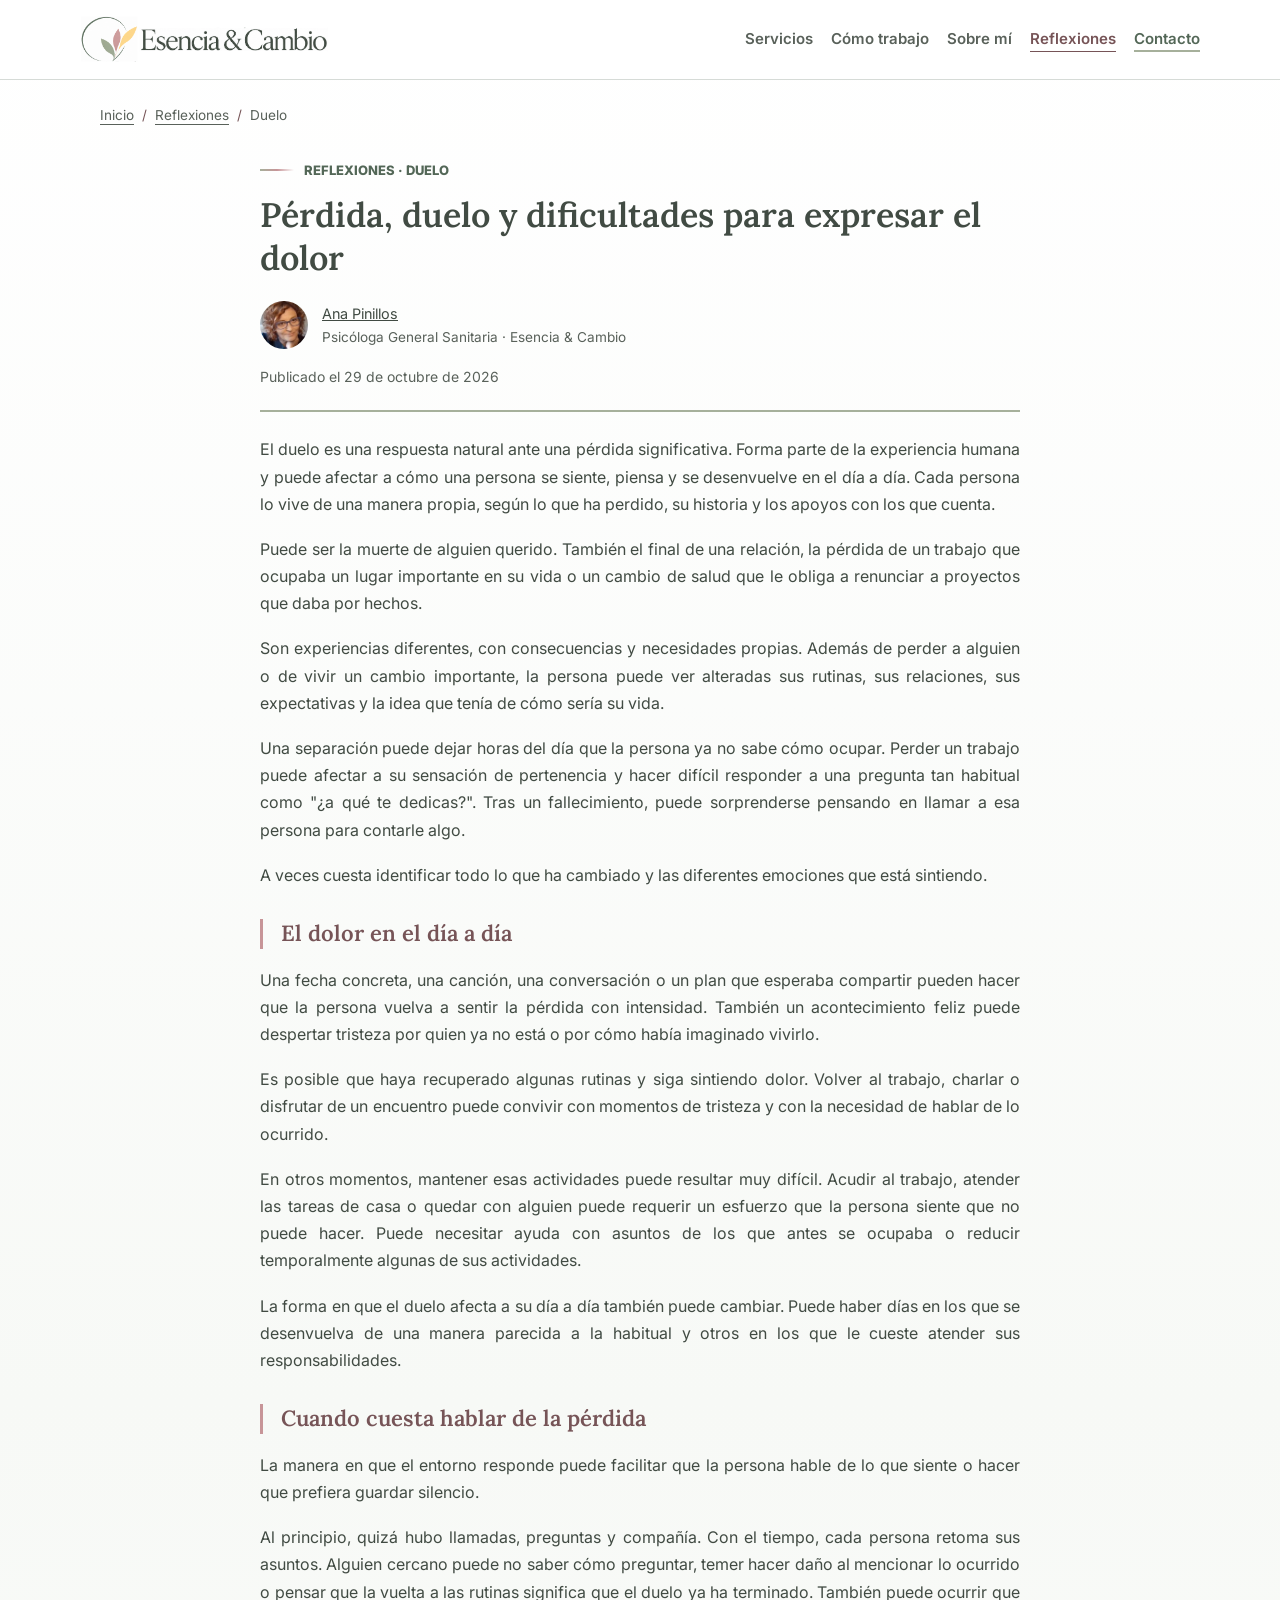
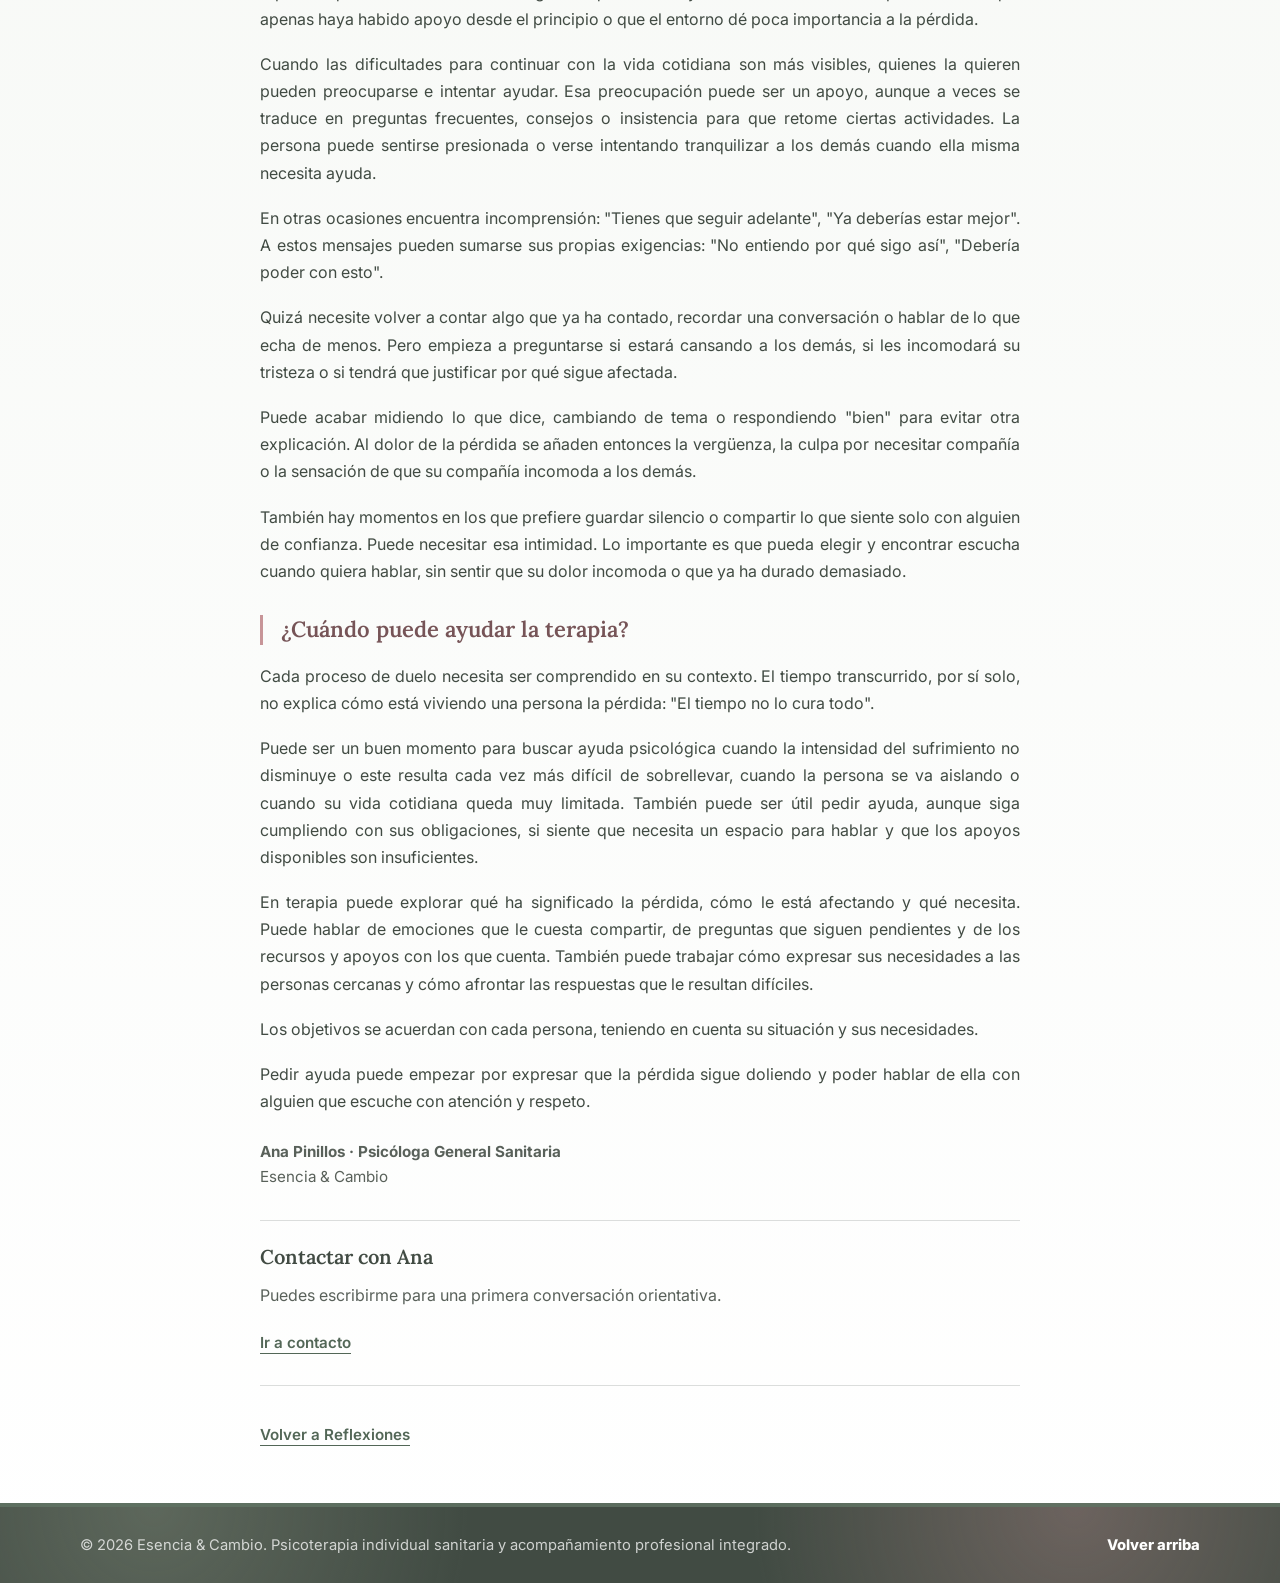
<file: reflexiones/perdida-duelo-expresar-dolor.html>
<!doctype html>
<html lang="es">
  <head>
    <meta charset="utf-8" />
    <meta name="robots" content="index, follow" />
    <meta name="viewport" content="width=device-width, initial-scale=1" />
    <title>Pérdida y duelo: expresar el dolor | Esencia &amp; Cambio</title>
    <meta name="description" content="Cómo puede afectar una pérdida al día a día, qué dificulta expresar el dolor y cuándo puede ayudar la terapia. Una reflexión de Ana Pinillos sobre el duelo." />
    <meta name="author" content="Ana Pinillos" />
    <link rel="canonical" href="https://esenciaycambio.com/reflexiones/perdida-duelo-expresar-dolor.html" />
    <meta property="og:type" content="article" />
    <meta property="og:locale" content="es_ES" />
    <meta property="og:site_name" content="Esencia &amp; Cambio" />
    <meta property="og:title" content="Pérdida y duelo: expresar el dolor | Esencia &amp; Cambio" />
    <meta property="og:description" content="Cómo puede afectar una pérdida al día a día, qué dificulta expresar el dolor y cuándo puede ayudar la terapia." />
    <meta property="og:url" content="https://esenciaycambio.com/reflexiones/perdida-duelo-expresar-dolor.html" />
    <meta property="og:image" content="https://esenciaycambio.com/images/foto-cuaderno-proceso.jpg" />
    <meta property="og:image:alt" content="Cuaderno abierto junto a una taza de café." />
    <meta property="article:section" content="Duelo" />
    <meta name="twitter:card" content="summary_large_image" />
    <link rel="preconnect" href="https://fonts.googleapis.com" />
    <link rel="preconnect" href="https://fonts.gstatic.com" crossorigin />
    <link href="https://fonts.googleapis.com/css2?family=Inter:wght@400;500;600;700&family=Lora:wght@500;600&display=swap" rel="stylesheet" />
    <link rel="icon" href="../images/favicon-ec.png" type="image/png" sizes="48x48" />
    <link rel="stylesheet" href="../css/styles-identidad.css?v=20261005" />
    <link rel="stylesheet" href="../css/reflexiones.css?v=20261027" />
    <link rel="stylesheet" href="../css/tipografia.css?v=20261029" />
    <link rel="stylesheet" href="../css/distribucion.css?v=20261029-r2" />
    <link rel="stylesheet" href="../css/propuesta-breve.css?v=20261029-r6" />
    <script type="application/ld+json">
      {
        "@context": "https://schema.org",
        "@graph": [
          {
            "@type": "BlogPosting",
            "@id": "https://esenciaycambio.com/reflexiones/perdida-duelo-expresar-dolor.html#article",
            "mainEntityOfPage": "https://esenciaycambio.com/reflexiones/perdida-duelo-expresar-dolor.html",
            "url": "https://esenciaycambio.com/reflexiones/perdida-duelo-expresar-dolor.html",
            "headline": "Pérdida, duelo y dificultades para expresar el dolor",
            "description": "Cómo puede afectar una pérdida al día a día, qué dificulta expresar el dolor y cuándo puede ayudar la terapia.",
            "inLanguage": "es",
            "articleSection": "Duelo",
            "datePublished": "2026-10-29",
            "image": "https://esenciaycambio.com/images/foto-cuaderno-proceso.jpg",
            "author": {
              "@type": "Person",
              "name": "Ana Pinillos",
              "jobTitle": "Psicóloga General Sanitaria",
              "url": "https://esenciaycambio.com/#ana"
            },
            "publisher": {
              "@type": "Organization",
              "name": "Esencia & Cambio",
              "url": "https://esenciaycambio.com/"
            },
            "isPartOf": { "@id": "https://esenciaycambio.com/reflexiones/#webpage" }
          },
          {
            "@type": "BreadcrumbList",
            "itemListElement": [
              { "@type": "ListItem", "position": 1, "name": "Inicio", "item": "https://esenciaycambio.com/" },
              { "@type": "ListItem", "position": 2, "name": "Reflexiones", "item": "https://esenciaycambio.com/reflexiones/" },
              { "@type": "ListItem", "position": 3, "name": "Pérdida, duelo y dificultades para expresar el dolor", "item": "https://esenciaycambio.com/reflexiones/perdida-duelo-expresar-dolor.html" }
            ]
          }
        ]
      }
    </script>
  </head>
  <body class="article-page">
    <a class="skip-link" href="#contenido">Saltar al contenido</a>
    <header class="site-header" data-header>
      <a class="brand" href="../index.html" aria-label="Esencia &amp; Cambio. Ir al inicio">
        <img class="brand-logo" src="../images/logo-ec-hojas-sin-descriptor.svg" alt="Esencia &amp; Cambio" />
      </a>
      <button class="menu-toggle" type="button" aria-expanded="false" aria-controls="site-nav">
        <span></span><span></span><span></span>
        <span class="sr-only">Abrir menú</span>
      </button>
      <nav class="site-nav" id="site-nav" aria-label="Navegación principal">
        <a href="../index.html#servicios">Servicios</a>
        <a href="../index.html#valores">Cómo trabajo</a>
        <a href="../index.html#ana">Sobre mí</a>
        <a href="index.html" aria-current="location">Reflexiones</a>
        <a class="nav-contact" href="../index.html#contacto">Contacto</a>
      </nav>
    </header>
    <main class="reading-main" id="contenido">
      <nav class="breadcrumbs" aria-label="Ruta de navegación">
        <ol>
          <li><a href="../index.html">Inicio</a></li>
          <li><a href="index.html">Reflexiones</a></li>
          <li aria-current="page">Duelo</li>
        </ol>
      </nav>
      <article class="article-shell" aria-labelledby="article-title">
        <header class="article-header">
          <p class="section-kicker">Reflexiones · Duelo</p>
          <h1 id="article-title">Pérdida, duelo y dificultades para expresar el dolor</h1>
          <div class="article-byline">
            <img src="../images/foto-ana-pinillos.jpg" alt="" width="48" height="48" />
            <p><a href="../index.html#ana" rel="author">Ana Pinillos</a><span>Psicóloga General Sanitaria · Esencia &amp; Cambio</span></p>
          </div>
          <p class="article-date">Publicado el <time datetime="2026-10-29">29 de octubre de 2026</time></p>
        </header>
        <div class="article-body">
          <p>El duelo es una respuesta natural ante una pérdida significativa. Forma parte de la experiencia humana y puede afectar a cómo una persona se siente, piensa y se desenvuelve en el día a día. Cada persona lo vive de una manera propia, según lo que ha perdido, su historia y los apoyos con los que cuenta.</p>
          <p>Puede ser la muerte de alguien querido. También el final de una relación, la pérdida de un trabajo que ocupaba un lugar importante en su vida o un cambio de salud que le obliga a renunciar a proyectos que daba por hechos.</p>
          <p>Son experiencias diferentes, con consecuencias y necesidades propias. Además de perder a alguien o de vivir un cambio importante, la persona puede ver alteradas sus rutinas, sus relaciones, sus expectativas y la idea que tenía de cómo sería su vida.</p>
          <p>Una separación puede dejar horas del día que la persona ya no sabe cómo ocupar. Perder un trabajo puede afectar a su sensación de pertenencia y hacer difícil responder a una pregunta tan habitual como "¿a qué te dedicas?". Tras un fallecimiento, puede sorprenderse pensando en llamar a esa persona para contarle algo.</p>
          <p>A veces cuesta identificar todo lo que ha cambiado y las diferentes emociones que está sintiendo.</p>
          <h2>El dolor en el día a día</h2>
          <p>Una fecha concreta, una canción, una conversación o un plan que esperaba compartir pueden hacer que la persona vuelva a sentir la pérdida con intensidad. También un acontecimiento feliz puede despertar tristeza por quien ya no está o por cómo había imaginado vivirlo.</p>
          <p>Es posible que haya recuperado algunas rutinas y siga sintiendo dolor. Volver al trabajo, charlar o disfrutar de un encuentro puede convivir con momentos de tristeza y con la necesidad de hablar de lo ocurrido.</p>
          <p>En otros momentos, mantener esas actividades puede resultar muy difícil. Acudir al trabajo, atender las tareas de casa o quedar con alguien puede requerir un esfuerzo que la persona siente que no puede hacer. Puede necesitar ayuda con asuntos de los que antes se ocupaba o reducir temporalmente algunas de sus actividades.</p>
          <p>La forma en que el duelo afecta a su día a día también puede cambiar. Puede haber días en los que se desenvuelva de una manera parecida a la habitual y otros en los que le cueste atender sus responsabilidades.</p>
          <h2>Cuando cuesta hablar de la pérdida</h2>
          <p>La manera en que el entorno responde puede facilitar que la persona hable de lo que siente o hacer que prefiera guardar silencio.</p>
          <p>Al principio, quizá hubo llamadas, preguntas y compañía. Con el tiempo, cada persona retoma sus asuntos. Alguien cercano puede no saber cómo preguntar, temer hacer daño al mencionar lo ocurrido o pensar que la vuelta a las rutinas significa que el duelo ya ha terminado. También puede ocurrir que apenas haya habido apoyo desde el principio o que el entorno dé poca importancia a la pérdida.</p>
          <p>Cuando las dificultades para continuar con la vida cotidiana son más visibles, quienes la quieren pueden preocuparse e intentar ayudar. Esa preocupación puede ser un apoyo, aunque a veces se traduce en preguntas frecuentes, consejos o insistencia para que retome ciertas actividades. La persona puede sentirse presionada o verse intentando tranquilizar a los demás cuando ella misma necesita ayuda.</p>
          <p>En otras ocasiones encuentra incomprensión: "Tienes que seguir adelante", "Ya deberías estar mejor". A estos mensajes pueden sumarse sus propias exigencias: "No entiendo por qué sigo así", "Debería poder con esto".</p>
          <p>Quizá necesite volver a contar algo que ya ha contado, recordar una conversación o hablar de lo que echa de menos. Pero empieza a preguntarse si estará cansando a los demás, si les incomodará su tristeza o si tendrá que justificar por qué sigue afectada.</p>
          <p>Puede acabar midiendo lo que dice, cambiando de tema o respondiendo "bien" para evitar otra explicación. Al dolor de la pérdida se añaden entonces la vergüenza, la culpa por necesitar compañía o la sensación de que su compañía incomoda a los demás.</p>
          <p>También hay momentos en los que prefiere guardar silencio o compartir lo que siente solo con alguien de confianza. Puede necesitar esa intimidad. Lo importante es que pueda elegir y encontrar escucha cuando quiera hablar, sin sentir que su dolor incomoda o que ya ha durado demasiado.</p>
          <h2>¿Cuándo puede ayudar la terapia?</h2>
          <p>Cada proceso de duelo necesita ser comprendido en su contexto. El tiempo transcurrido, por sí solo, no explica cómo está viviendo una persona la pérdida: "El tiempo no lo cura todo".</p>
          <p>Puede ser un buen momento para buscar ayuda psicológica cuando la intensidad del sufrimiento no disminuye o este resulta cada vez más difícil de sobrellevar, cuando la persona se va aislando o cuando su vida cotidiana queda muy limitada. También puede ser útil pedir ayuda, aunque siga cumpliendo con sus obligaciones, si siente que necesita un espacio para hablar y que los apoyos disponibles son insuficientes.</p>
          <p>En terapia puede explorar qué ha significado la pérdida, cómo le está afectando y qué necesita. Puede hablar de emociones que le cuesta compartir, de preguntas que siguen pendientes y de los recursos y apoyos con los que cuenta. También puede trabajar cómo expresar sus necesidades a las personas cercanas y cómo afrontar las respuestas que le resultan difíciles.</p>
          <p>Los objetivos se acuerdan con cada persona, teniendo en cuenta su situación y sus necesidades.</p>
          <p>Pedir ayuda puede empezar por expresar que la pérdida sigue doliendo y poder hablar de ella con alguien que escuche con atención y respeto.</p>
        </div>
        <p class="article-signature"><strong>Ana Pinillos · Psicóloga General Sanitaria</strong><br />Esencia &amp; Cambio</p>
        <aside class="article-contact" aria-labelledby="article-contact-title">
          <h2 id="article-contact-title">Contactar con Ana</h2>
          <p>Puedes escribirme para una primera conversación orientativa.</p>
          <a class="reading-link" href="../index.html#contacto">Ir a contacto</a>
        </aside>
        <nav class="article-bottom-nav" aria-label="Navegación de reflexiones">
          <a class="reading-link" href="index.html">Volver a Reflexiones</a>
        </nav>
      </article>
    </main>
    <footer class="site-footer">
      <p>© <span data-year></span> Esencia &amp; Cambio. Psicoterapia individual sanitaria y acompañamiento profesional integrado.</p>
      <a href="#contenido">Volver arriba</a>
    </footer>
    <script src="../js/script.js"></script>
  </body>
</html>
</file>
<file: css/styles-identidad.css>
﻿:root {
  --ink: #414b43;
  --muted: #59615a;
  --soft: #eef2ee;
  --paper: #f7f9f6;
  --white: #ffffff;
  --sage: #e8eee3;
  --aqua: #ffda83;
  --teal: #536757;
  --clay: #617465;
  --gold: #a6b09b;
  --rose: #fff3d8;
  --line: rgba(65, 75, 67, 0.14);
  --shadow: 0 24px 60px rgba(65, 75, 67, 0.12);
  --radius: 8px;
  font-family: "Inter", system-ui, -apple-system, BlinkMacSystemFont, "Segoe UI", sans-serif;
  color: var(--ink);
  background: var(--paper);
}

* {
  box-sizing: border-box;
}

html {
  scroll-behavior: smooth;
}

body {
  margin: 0;
  background: var(--paper);
  color: var(--ink);
  line-height: 1.6;
  overflow-x: hidden;
}

img {
  display: block;
  max-width: 100%;
}

a {
  color: inherit;
}

.sr-only {
  position: absolute;
  width: 1px;
  height: 1px;
  overflow: hidden;
  clip: rect(0, 0, 0, 0);
  white-space: nowrap;
}

.site-header {
  position: sticky;
  top: 0;
  z-index: 20;
  display: flex;
  align-items: center;
  justify-content: space-between;
  min-height: 72px;
  padding: 14px clamp(18px, 5vw, 64px);
  background: rgba(247, 249, 246, 0.94);
  border-bottom: 1px solid transparent;
  backdrop-filter: blur(18px);
  transition: border-color 180ms ease, box-shadow 180ms ease;
}

.site-header.is-scrolled {
  border-color: var(--line);
  box-shadow: 0 10px 30px rgba(65, 75, 67, 0.08);
}

.brand {
  display: inline-flex;
  align-items: center;
  text-decoration: none;
  font-weight: 700;
  letter-spacing: 0;
}

.brand-logo {
  display: block;
  width: clamp(190px, 20vw, 250px);
  height: auto;
}

.brand-word {
  font-family: "Lora", Georgia, serif;
  color: var(--ink);
  font-size: clamp(1.1rem, 2vw, 1.42rem);
  line-height: 1;
}

.brand-word span {
  color: var(--gold);
  font-family: "Inter", system-ui, sans-serif;
  font-weight: 800;
}

.site-nav {
  display: flex;
  align-items: center;
  gap: 24px;
  color: var(--muted);
  font-size: 0.94rem;
  font-weight: 600;
}

.site-nav a {
  text-decoration: none;
}

.site-nav a:hover {
  color: var(--gold);
}

.menu-toggle {
  display: none;
  width: 42px;
  height: 42px;
  border: 1px solid rgba(97, 116, 101, 0.42);
  border-radius: var(--radius);
  background: rgba(247, 249, 246, 0.96);
  align-items: center;
  justify-content: center;
  flex-direction: column;
  gap: 5px;
  box-shadow: 0 8px 22px rgba(65, 75, 67, 0.12);
}

.menu-toggle span:not(.sr-only) {
  width: 18px;
  height: 2px;
  background: var(--ink);
}

.hero {
  position: relative;
  min-height: calc(100vh - 72px);
  display: grid;
  grid-template-columns: minmax(0, 1fr);
  align-items: end;
  padding: clamp(80px, 12vh, 140px) clamp(18px, 5vw, 64px) clamp(28px, 6vw, 64px);
  overflow: hidden;
  isolation: isolate;
}

.hero::after {
  content: "";
  position: absolute;
  inset: 0;
  z-index: -1;
  background:
    linear-gradient(90deg, rgba(247, 249, 246, 0.99) 0%, rgba(247, 249, 246, 0.94) 48%, rgba(247, 249, 246, 0.28) 100%),
    linear-gradient(0deg, rgba(65, 75, 67, 0.16), rgba(97, 116, 101, 0.12));
}

.hero-media {
  position: absolute;
  inset: 0;
  z-index: -2;
  background: var(--sage);
}

.hero-media img {
  width: 100%;
  height: 100%;
  object-fit: cover;
  object-position: center;
  filter: saturate(1.06) contrast(1.08);
}

.hero-content {
  width: min(760px, 100%);
  min-width: 0;
  padding-bottom: clamp(40px, 8vh, 96px);
}

.eyebrow,
.section-kicker {
  margin: 0 0 14px;
  color: var(--teal);
  font-size: 0.82rem;
  font-weight: 800;
  letter-spacing: 0.08em;
  text-transform: uppercase;
}

h1,
h2,
h3,
p {
  margin-top: 0;
  overflow-wrap: break-word;
}

h1,
h2 {
  font-family: "Lora", Georgia, serif;
  line-height: 1.08;
  font-weight: 600;
  letter-spacing: 0;
  overflow-wrap: anywhere;
}

h1 {
  max-width: 760px;
  margin-bottom: 24px;
  font-size: clamp(3rem, 8vw, 6.8rem);
}

h2 {
  font-size: clamp(1.9rem, 3.6vw, 3.25rem);
}

h3 {
  font-size: 1.1rem;
  line-height: 1.3;
}

.hero-copy {
  max-width: 650px;
  margin-bottom: 30px;
  color: var(--muted);
  font-size: clamp(1.05rem, 2vw, 1.25rem);
}

.hero-actions {
  display: flex;
  flex-wrap: wrap;
  gap: 12px;
}

.button {
  display: inline-flex;
  align-items: center;
  justify-content: center;
  min-height: 48px;
  padding: 0 20px;
  border: 1px solid transparent;
  border-radius: var(--radius);
  font-weight: 800;
  text-decoration: none;
  text-align: center;
  cursor: pointer;
  transition: transform 160ms ease, background 160ms ease, border-color 160ms ease;
}

.button:hover {
  transform: translateY(-1px);
}

.button.primary {
  background: var(--ink);
  color: white;
}

.button.secondary {
  background: rgba(247, 249, 246, 0.94);
  border-color: rgba(97, 116, 101, 0.38);
  color: var(--ink);
}

.button.dark {
  background: var(--ink);
  color: white;
  white-space: nowrap;
}

.hero-note {
  position: absolute;
  right: clamp(18px, 5vw, 64px);
  bottom: clamp(20px, 4vw, 44px);
  width: min(360px, calc(100% - 36px));
  padding: 18px;
  border-left: 4px solid var(--clay);
  background: linear-gradient(135deg, rgba(247, 249, 246, 0.98), rgba(232, 238, 227, 0.88));
  box-shadow: var(--shadow);
}

.hero-note strong,
.hero-note span {
  display: block;
}

.hero-note span {
  color: var(--muted);
}

.section {
  padding: clamp(56px, 8vw, 104px) clamp(18px, 5vw, 64px);
}

.sheet {
  padding-block: clamp(56px, 8vw, 96px);
}

.sheet-divider {
  height: 1px;
  margin: clamp(34px, 5vw, 58px) 0;
  background: linear-gradient(90deg, transparent, rgba(97, 116, 101, 0.65), transparent);
}

.intro-grid {
  display: grid;
  grid-template-columns: minmax(0, 1.1fr) minmax(280px, 0.9fr);
  gap: clamp(28px, 6vw, 88px);
  align-items: start;
}

.intro-grid > *,
.therapy > *,
.about > *,
.contact > *,
.workspace > *,
.services-layout > * {
  min-width: 0;
}

.workspace {
  display: grid;
  grid-template-columns: minmax(0, 0.95fr) minmax(300px, 0.8fr);
  gap: clamp(28px, 6vw, 88px);
  align-items: center;
  background:
    linear-gradient(135deg, rgba(97, 116, 101, 0.14) 0%, rgba(232, 238, 227, 0.36) 42%, rgba(255, 255, 255, 0.9) 100%),
    var(--paper);
}

.workspace-photo,
.section-photo,
.about-photo {
  position: relative;
  overflow: hidden;
  margin: 0;
  border-radius: var(--radius);
  background: var(--ink);
  box-shadow: var(--shadow);
}

.workspace-photo img,
.section-photo img,
.about-photo img {
  width: 100%;
  height: 100%;
  min-height: 340px;
  object-fit: cover;
  filter: saturate(1.04) contrast(1.04);
}

.workspace-photo::after,
.section-photo::after,
.about-photo::after {
  content: "";
  position: absolute;
  inset: 0;
  background: linear-gradient(180deg, rgba(65, 75, 67, 0), rgba(65, 75, 67, 0.26));
  pointer-events: none;
}

figcaption {
  position: absolute;
  left: 16px;
  bottom: 14px;
  z-index: 1;
  width: min(330px, calc(100% - 32px));
  color: rgba(255, 255, 255, 0.82);
  font-size: 0.78rem;
  line-height: 1.35;
}

.workspace-copy p {
  color: var(--muted);
  font-size: 1.06rem;
}

.workspace-points {
  display: flex;
  flex-wrap: wrap;
  gap: 10px;
  margin-top: 24px;
}

.workspace-points span {
  padding: 9px 12px;
  border-radius: 999px;
  background: var(--paper);
  color: var(--teal);
  font-size: 0.9rem;
  font-weight: 800;
}

.intro-grid p,
.section-heading p,
.therapy-copy p,
.about p,
.contact-copy p {
  color: var(--muted);
  font-size: 1.05rem;
}

.band {
  background:
    linear-gradient(145deg, rgba(232, 238, 227, 0.44) 0%, rgba(97, 116, 101, 0.12) 36%, rgba(255, 255, 255, 0.94) 100%),
    var(--paper);
}

.services-layout {
  display: grid;
  grid-template-columns: minmax(0, 1fr) minmax(260px, 420px);
  gap: clamp(24px, 5vw, 64px);
  align-items: end;
  margin-bottom: 42px;
}

.section-heading {
  width: min(850px, 100%);
  margin-bottom: 42px;
}

.section-heading.compact {
  margin-bottom: 32px;
}

.services-layout .section-heading {
  margin-bottom: 0;
}

.section-photo.small img {
  min-height: 300px;
}

.cards {
  display: grid;
  gap: 18px;
}

.cards.three {
  grid-template-columns: repeat(3, minmax(0, 1fr));
}

.cards.two {
  grid-template-columns: repeat(2, minmax(0, 1fr));
  margin-top: 18px;
}

.card {
  min-height: 292px;
  padding: 26px;
  border: 1px solid var(--line);
  border-radius: var(--radius);
  background:
    linear-gradient(180deg, rgba(255, 255, 255, 0.96), rgba(247, 249, 246, 0.88)),
    var(--white);
}

.card.low {
  min-height: 220px;
}

.service-duo {
  display: grid;
  grid-template-columns: repeat(2, minmax(0, 1fr));
  gap: 18px;
}

.service-card {
  min-height: 360px;
  padding: clamp(24px, 4vw, 36px);
  border: 1px solid var(--line);
  border-radius: var(--radius);
  background:
    linear-gradient(180deg, rgba(255, 255, 255, 0.96), rgba(247, 249, 246, 0.9)),
    var(--white);
  box-shadow: 0 18px 42px rgba(65, 75, 67, 0.08);
}

.service-card h3 {
  margin-bottom: 16px;
  font-family: "Lora", Georgia, serif;
  font-size: clamp(1.35rem, 2vw, 1.82rem);
  line-height: 1.14;
}

.service-card p {
  color: var(--muted);
  font-size: 1.02rem;
}

.service-tag {
  display: inline-flex;
  margin-bottom: 30px;
  color: var(--clay);
  font-weight: 800;
  letter-spacing: 0.06em;
  text-transform: uppercase;
  font-size: 0.78rem;
}

.service-list {
  display: grid;
  gap: 10px;
  margin: 24px 0 0;
  padding: 0;
  list-style: none;
}

.service-list li {
  padding-left: 18px;
  border-left: 3px solid rgba(97, 116, 101, 0.48);
  color: var(--muted);
}

.card-number {
  display: inline-flex;
  margin-bottom: 42px;
  color: var(--clay);
  font-weight: 800;
}

.card p,
.steps p,
.therapy-panel li,
.access-strip p,
.form-note {
  color: var(--muted);
}

.access-strip {
  display: flex;
  align-items: center;
  justify-content: space-between;
  gap: 24px;
  margin-top: 22px;
  padding: 26px;
  border-radius: var(--radius);
  border: 1px solid rgba(97, 116, 101, 0.24);
  background: linear-gradient(135deg, rgba(255, 255, 255, 0.96), rgba(232, 238, 227, 0.72) 54%, rgba(247, 249, 246, 0.96));
}

.philosophy {
  background:
    linear-gradient(135deg, rgba(97, 116, 101, 0.16) 0%, rgba(255, 255, 255, 0.92) 62%),
    var(--paper);
}

.values {
  background:
    linear-gradient(135deg, rgba(232, 238, 227, 0.56) 0%, rgba(97, 116, 101, 0.14) 45%, rgba(255, 255, 255, 0.94) 100%),
    var(--paper);
}

.value-grid,
.trust-grid {
  display: grid;
  grid-template-columns: repeat(5, minmax(0, 1fr));
  gap: 1px;
  overflow: hidden;
  border: 1px solid var(--line);
  border-radius: var(--radius);
  background: var(--line);
}

.value-grid article,
.trust-grid article {
  min-height: 216px;
  padding: 24px;
  background:
    linear-gradient(180deg, rgba(255, 255, 255, 0.96), rgba(247, 249, 246, 0.82)),
    var(--white);
}

.value-grid span {
  display: inline-flex;
  margin-bottom: 34px;
  color: var(--clay);
  font-weight: 800;
}

.value-grid h3,
.trust-grid h3 {
  margin-bottom: 10px;
}

.value-grid p,
.trust-grid p {
  color: var(--muted);
}

.quote-row {
  display: grid;
  grid-template-columns: minmax(0, 1fr) minmax(260px, 420px);
  gap: clamp(24px, 5vw, 64px);
  align-items: stretch;
}

blockquote {
  margin: 0;
  padding: clamp(28px, 5vw, 46px);
  border-left: 4px solid var(--clay);
  border-radius: var(--radius);
  background: linear-gradient(135deg, rgba(232, 238, 227, 0.58), rgba(255, 255, 255, 0.92));
  color: var(--ink);
  font-family: "Lora", Georgia, serif;
  font-size: clamp(1.35rem, 2.4vw, 2.18rem);
  line-height: 1.16;
}

.reflection-list {
  display: grid;
  gap: 12px;
}

.reflection-list p {
  display: flex;
  align-items: center;
  min-height: 74px;
  margin: 0;
  padding: 18px;
  border: 1px solid var(--line);
  border-radius: var(--radius);
  color: var(--teal);
  font-weight: 800;
  background: linear-gradient(135deg, rgba(232, 238, 227, 0.86), rgba(255, 255, 255, 0.95));
}

.access-strip h3,
.access-strip p {
  margin-bottom: 0;
}

.access-strip h3 {
  margin-bottom: 6px;
}

.process {
  background:
    linear-gradient(145deg, rgba(232, 238, 227, 0.4) 0%, rgba(97, 116, 101, 0.12) 42%, rgba(255, 255, 255, 0.95) 100%),
    var(--paper);
}

.steps {
  display: grid;
  grid-template-columns: repeat(4, minmax(0, 1fr));
  gap: 1px;
  border: 1px solid var(--line);
  border-radius: var(--radius);
  overflow: hidden;
  background: var(--line);
}

.steps article {
  min-height: 250px;
  padding: 26px;
  background: var(--paper);
}

.steps span {
  display: inline-flex;
  align-items: center;
  justify-content: center;
  width: 36px;
  height: 36px;
  margin-bottom: 36px;
  border-radius: 50%;
  background: var(--gold);
  color: var(--ink);
  font-weight: 800;
}

.phase-grid {
  display: grid;
  grid-template-columns: repeat(4, minmax(0, 1fr));
  gap: 18px;
}

.phase-grid article {
  position: relative;
  min-height: 252px;
  padding: 28px;
  border-radius: var(--radius);
  border: 1px solid var(--line);
  background:
    linear-gradient(180deg, rgba(255, 255, 255, 0.94), rgba(232, 238, 227, 0.3)),
    var(--white);
  overflow: hidden;
}

.phase-grid article::after {
  content: "";
  position: absolute;
  right: -42px;
  bottom: -42px;
  width: 130px;
  height: 130px;
  border: 1px solid rgba(166, 176, 155, 0.55);
  border-radius: 50%;
}

.phase-grid span {
  display: inline-flex;
  margin-bottom: 42px;
  color: var(--clay);
  font-weight: 800;
}

.phase-grid p {
  color: var(--muted);
}

.method-strip {
  display: grid;
  grid-template-columns: repeat(3, minmax(0, 1fr));
  gap: 1px;
  overflow: hidden;
  margin-top: 20px;
  border: 1px solid var(--line);
  border-radius: var(--radius);
  background: var(--line);
}

.method-strip article {
  padding: 24px;
  background: var(--ink);
  color: white;
}

.method-strip h3 {
  margin-bottom: 8px;
}

.method-strip p {
  color: rgba(255, 255, 255, 0.88);
}

.therapy {
  display: grid;
  grid-template-columns: minmax(0, 1fr) minmax(280px, 420px);
  gap: clamp(28px, 6vw, 88px);
  align-items: center;
  background:
    linear-gradient(135deg, rgba(232, 238, 227, 0.42) 0%, rgba(255, 255, 255, 0.94) 54%, rgba(232, 238, 227, 0.36) 100%),
    var(--paper);
  color: var(--ink);
}

.therapy .section-kicker {
  color: var(--teal);
}

.therapy-copy p {
  color: var(--muted);
}

.therapy-panel {
  padding: 18px 24px 26px;
  border: 1px solid var(--line);
  border-radius: var(--radius);
  background:
    linear-gradient(180deg, rgba(255, 255, 255, 0.98), rgba(247, 249, 246, 0.92)),
    var(--white);
  box-shadow: var(--shadow);
}

.therapy-illustration {
  margin: 0 0 20px;
  border-radius: var(--radius);
  overflow: hidden;
  border: 1px solid rgba(97, 116, 101, 0.16);
}

.therapy-illustration img {
  width: 100%;
  min-height: 220px;
  object-fit: cover;
  object-position: center;
}

.therapy-panel ul {
  margin: 0;
  padding-left: 20px;
}

.therapy-panel li + li {
  margin-top: 12px;
}

.about {
  display: grid;
  grid-template-columns: minmax(280px, 420px) minmax(0, 1fr);
  gap: clamp(28px, 6vw, 88px);
  align-items: center;
}

.trust {
  background:
    linear-gradient(135deg, rgba(232, 238, 227, 0.36) 0%, rgba(255, 255, 255, 0.9) 58%, rgba(232, 238, 227, 0.34) 100%),
    var(--paper);
}

.trust-grid {
  grid-template-columns: repeat(3, minmax(0, 1fr));
}

.trust-grid article {
  min-height: 220px;
}

.about-photo img {
  min-height: 520px;
  object-position: center;
}

.credentials {
  display: flex;
  flex-wrap: wrap;
  gap: 10px;
  margin-top: 24px;
}

.credentials span {
  padding: 8px 12px;
  border: 1px solid var(--line);
  border-radius: 999px;
  background: var(--paper);
  color: var(--teal);
  font-size: 0.9rem;
  font-weight: 800;
}

.contact {
  display: grid;
  grid-template-columns: minmax(0, 0.8fr) minmax(320px, 0.9fr);
  gap: clamp(28px, 6vw, 88px);
  background:
    linear-gradient(135deg, rgba(97, 116, 101, 0.18) 0%, rgba(232, 238, 227, 0.32) 46%, rgba(255, 255, 255, 0.96) 100%),
    var(--paper);
}

.contact-details {
  display: grid;
  gap: 8px;
  margin-top: 28px;
  color: var(--ink);
  font-weight: 800;
}

.contact-form {
  display: grid;
  gap: 16px;
  padding: 28px;
  border: 1px solid var(--line);
  border-radius: var(--radius);
  background:
    linear-gradient(180deg, rgba(255, 255, 255, 0.98), rgba(247, 249, 246, 0.88)),
    var(--white);
  box-shadow: var(--shadow);
}

label {
  display: grid;
  gap: 7px;
  font-size: 0.92rem;
  font-weight: 800;
}

input,
select,
textarea {
  width: 100%;
  border: 1px solid var(--line);
  border-radius: var(--radius);
  background: white;
  color: var(--ink);
  font: inherit;
  padding: 13px 12px;
}

textarea {
  resize: vertical;
}

input:focus,
select:focus,
textarea:focus {
  outline: 3px solid rgba(97, 116, 101, 0.28);
  border-color: var(--teal);
}

.form-note {
  margin-bottom: 0;
  font-size: 0.9rem;
}

.site-footer {
  display: flex;
  align-items: center;
  justify-content: space-between;
  gap: 18px;
  padding: 26px clamp(18px, 5vw, 64px);
  background: var(--ink);
  color: rgba(255, 255, 255, 0.75);
  font-size: 0.92rem;
}

.site-footer p {
  margin: 0;
}

.site-footer a {
  color: white;
  font-weight: 800;
  text-decoration: none;
}

@media (max-width: 980px) {
  .site-nav {
    position: absolute;
    top: 72px;
    left: 18px;
    right: 18px;
    display: none;
    flex-direction: column;
    align-items: stretch;
    gap: 0;
    padding: 8px;
    border: 1px solid var(--line);
    border-radius: var(--radius);
    background: var(--paper);
    box-shadow: var(--shadow);
  }

  .site-nav.is-open {
    display: flex;
  }

  .site-nav a {
    padding: 12px;
  }

  .menu-toggle {
    display: inline-flex;
  }

  .hero {
    min-height: 760px;
  }

  .hero::after {
    background:
      linear-gradient(180deg, rgba(255, 255, 255, 0.97) 0%, rgba(255, 255, 255, 0.86) 58%, rgba(255, 255, 255, 0.55) 100%),
      linear-gradient(0deg, rgba(65, 75, 67, 0.24), rgba(65, 75, 67, 0));
  }

  .hero-content {
    padding-bottom: 150px;
  }

  .intro-grid,
  .workspace,
  .services-layout,
  .therapy,
  .about,
  .contact {
    grid-template-columns: 1fr;
  }

  .cards.three,
  .cards.two,
  .service-duo,
  .value-grid,
  .trust-grid,
  .phase-grid,
  .method-strip,
  .steps {
    grid-template-columns: repeat(2, minmax(0, 1fr));
  }

  .quote-row {
    grid-template-columns: 1fr;
  }
}

@media (max-width: 680px) {
  .brand-logo {
    width: 190px;
  }

  .brand-word {
    font-size: 1.08rem;
  }

  .hero {
    min-height: 720px;
    padding-top: 64px;
  }

  .hero-content,
  .intro-grid > *,
  .workspace > *,
  .services-layout > *,
  .therapy > *,
  .about > *,
  .contact > * {
    width: 100%;
    max-width: 318px;
  }

  h1 {
    font-size: 2.75rem;
  }

  h2 {
    font-size: 2rem;
  }

  .eyebrow,
  .section-kicker {
    font-size: 0.76rem;
    overflow-wrap: anywhere;
  }

  .hero-actions,
  .access-strip,
  .site-footer {
    align-items: stretch;
    flex-direction: column;
  }

  .hero-note {
    left: 18px;
    right: auto;
    width: min(318px, calc(100vw - 48px));
  }

  .menu-toggle {
    position: fixed;
    top: 15px;
    right: 18px;
    z-index: 30;
  }

  .cards.three,
  .cards.two,
  .service-duo,
  .value-grid,
  .trust-grid,
  .phase-grid,
  .method-strip,
  .steps {
    grid-template-columns: 1fr;
  }

  .card,
  .service-card,
  .value-grid article,
  .trust-grid article,
  .phase-grid article,
  .steps article {
    min-height: auto;
  }

  .card-number,
  .phase-grid span,
  .steps span {
    margin-bottom: 20px;
  }

  .contact-form,
  .therapy-panel,
  .access-strip {
    padding: 20px;
  }

  .workspace-photo img,
  .section-photo img,
  .about-photo img {
    min-height: 260px;
  }

  figcaption {
    position: static;
    width: auto;
    padding: 12px 14px;
    background: rgba(65, 75, 67, 0.92);
  }
}
/* Refuerzo visual negro y oro - julio 2026 */
:root {
  --ink: #414b43;
  --muted: #59615a;
  --soft: #eef2ee;
  --paper: #f7f9f6;
  --white: #ffffff;
  --sage: #e8eee3;
  --teal: #536757;
  --clay: #617465;
  --gold: #a6b09b;
  --line: rgba(65, 75, 67, 0.18);
  --shadow: 0 22px 54px rgba(65, 75, 67, 0.16);
}

body {
  background:
    linear-gradient(180deg, #ffffff 0%, #f7f9f6 44%, #ffffff 100%);
}

.site-header {
  background: rgba(255, 255, 255, 0.96);
  border-bottom-color: rgba(97, 116, 101, 0.26);
}

.site-header.is-scrolled {
  border-color: rgba(97, 116, 101, 0.38);
  box-shadow: 0 12px 34px rgba(65, 75, 67, 0.12);
}

.hero::after {
  background:
    linear-gradient(90deg, rgba(255, 255, 255, 0.96) 0%, rgba(255, 255, 255, 0.86) 45%, rgba(255, 255, 255, 0.16) 100%),
    linear-gradient(0deg, rgba(65, 75, 67, 0.22), rgba(97, 116, 101, 0.1));
}

.hero-content {
  position: relative;
}

.hero-content::before {
  content: "";
  position: absolute;
  left: 0;
  top: -22px;
  width: 112px;
  height: 4px;
  background: linear-gradient(90deg, var(--gold), rgba(97, 116, 101, 0));
}

.hero .eyebrow {
  color: #536757;
}

.button.primary,
.button.dark {
  background: linear-gradient(135deg, #414b43 0%, #414b43 100%);
  border-color: rgba(97, 116, 101, 0.48);
  box-shadow: 0 12px 28px rgba(65, 75, 67, 0.18);
}

.button.secondary {
  background: rgba(255, 255, 255, 0.9);
  border-color: rgba(97, 116, 101, 0.58);
  box-shadow: 0 10px 24px rgba(65, 75, 67, 0.08);
}

.section-kicker {
  display: inline-flex;
  align-items: center;
  gap: 10px;
  color: #536757;
}

.section-kicker::before {
  content: "";
  width: 34px;
  height: 2px;
  background: linear-gradient(90deg, var(--gold), rgba(97, 116, 101, 0));
}

.section-heading {
  position: relative;
  padding-left: clamp(16px, 2vw, 24px);
  border-left: 4px solid rgba(97, 116, 101, 0.82);
}

.section-heading h2,
.intro-grid h2,
.workspace-copy h2,
.about h2,
.contact-copy h2 {
  color: #414b43;
}

.sheet {
  background: linear-gradient(180deg, #ffffff 0%, #f7f9f6 100%);
}

.sheet-divider {
  height: 2px;
  background: linear-gradient(90deg, transparent, rgba(97, 116, 101, 0.92), rgba(65, 75, 67, 0.22), transparent);
}

.workspace {
  padding: clamp(22px, 4vw, 36px);
  border: 1px solid rgba(97, 116, 101, 0.26);
  border-left: 5px solid rgba(97, 116, 101, 0.8);
  background:
    linear-gradient(135deg, rgba(255, 255, 255, 0.98) 0%, rgba(232, 238, 227, 0.68) 48%, rgba(255, 255, 255, 0.96) 100%);
  box-shadow: 0 18px 46px rgba(65, 75, 67, 0.09);
}

.workspace-points span,
.credentials span {
  background: #414b43;
  color: #ffffff;
  border-color: rgba(97, 116, 101, 0.42);
}

.band,
.process,
.trust,
.contact,
.philosophy {
  border-top: 1px solid rgba(97, 116, 101, 0.22);
  border-bottom: 1px solid rgba(65, 75, 67, 0.06);
}

.band {
  background:
    linear-gradient(90deg, rgba(65, 75, 67, 0.96) 0, rgba(65, 75, 67, 0.96) 10px, transparent 10px),
    linear-gradient(145deg, rgba(255, 255, 255, 0.98) 0%, rgba(232, 238, 227, 0.54) 48%, rgba(255, 255, 255, 0.94) 100%);
}

.process {
  background:
    linear-gradient(180deg, #ffffff 0%, rgba(232, 238, 227, 0.52) 100%);
}

.trust,
.contact {
  background:
    linear-gradient(135deg, rgba(255, 255, 255, 0.98) 0%, rgba(232, 238, 227, 0.5) 56%, rgba(255, 255, 255, 0.98) 100%);
}

.service-card,
.value-grid article,
.trust-grid article,
.phase-grid article,
.contact-form {
  background:
    linear-gradient(180deg, rgba(255, 255, 255, 1), rgba(247, 249, 246, 0.96));
  border-color: rgba(65, 75, 67, 0.14);
  box-shadow: 0 16px 38px rgba(65, 75, 67, 0.1);
}

.service-card,
.contact-form {
  border-top: 4px solid rgba(97, 116, 101, 0.88);
}

.service-card h3,
.value-grid h3,
.trust-grid h3,
.phase-grid h3,
.method-strip h3 {
  color: #414b43;
}

.service-tag,
.value-grid span,
.phase-grid span,
.card-number {
  color: #536757;
}

.service-list li {
  border-left-color: rgba(97, 116, 101, 0.86);
}

.value-grid,
.trust-grid,
.method-strip {
  border-color: rgba(97, 116, 101, 0.28);
  background: rgba(97, 116, 101, 0.28);
}

.value-grid span,
.phase-grid span {
  display: inline-flex;
  align-items: center;
  justify-content: center;
  min-width: 38px;
  height: 38px;
  padding: 0 10px;
  border: 1px solid rgba(97, 116, 101, 0.42);
  background: #414b43;
  color: #e8eee3;
}

blockquote {
  border-left-color: rgba(97, 116, 101, 0.92);
  background:
    linear-gradient(135deg, rgba(65, 75, 67, 0.96), rgba(65, 75, 67, 0.96));
  color: #ffffff;
  box-shadow: 0 18px 42px rgba(65, 75, 67, 0.16);
}

.reflection-list p {
  background: #ffffff;
  border-color: rgba(97, 116, 101, 0.36);
  color: #414b43;
  box-shadow: 0 12px 28px rgba(65, 75, 67, 0.08);
}

.access-strip {
  border-color: rgba(97, 116, 101, 0.38);
  background:
    linear-gradient(135deg, #414b43 0%, #526757 100%);
  color: #ffffff;
  box-shadow: 0 20px 44px rgba(65, 75, 67, 0.16);
}

.access-strip p {
  color: rgba(255, 255, 255, 0.82);
}

.access-strip .button.dark {
  background: linear-gradient(135deg, #e8eee3, #a6b09b);
  color: #414b43;
  border-color: transparent;
  box-shadow: none;
}

.phase-grid article::after {
  border-color: rgba(97, 116, 101, 0.72);
}

.method-strip article {
  background: linear-gradient(135deg, #414b43 0%, #526757 100%);
}

.contact-details a,
.contact-details span {
  display: inline-flex;
  width: fit-content;
  padding: 8px 12px;
  border-left: 3px solid rgba(97, 116, 101, 0.9);
  background: rgba(255, 255, 255, 0.72);
}

input,
select,
textarea {
  background: #ffffff;
  border-color: rgba(65, 75, 67, 0.2);
}

.site-footer {
  border-top: 4px solid rgba(97, 116, 101, 0.82);
}

@media (max-width: 980px) {
  .hero::after {
    background:
      linear-gradient(180deg, rgba(255, 255, 255, 0.97) 0%, rgba(255, 255, 255, 0.88) 58%, rgba(255, 255, 255, 0.62) 100%),
      linear-gradient(0deg, rgba(65, 75, 67, 0.2), rgba(65, 75, 67, 0));
  }

  .band {
    background:
      linear-gradient(180deg, rgba(65, 75, 67, 0.96) 0, rgba(65, 75, 67, 0.96) 8px, transparent 8px),
      linear-gradient(145deg, rgba(255, 255, 255, 0.98) 0%, rgba(232, 238, 227, 0.54) 100%);
  }
}
/* Acentos sutiles verde y malva - julio 2026 */
:root {
  --sage-accent: #617465;
  --sage-soft: rgba(97, 116, 101, 0.22);
  --mauve-accent: #c79598;
  --mauve-soft: rgba(199, 149, 152, 0.2);
}

.button.primary,
.button.dark {
  background:
    radial-gradient(circle at 82% 18%, rgba(199, 149, 152, 0.24), transparent 32%),
    linear-gradient(135deg, #414b43 0%, #526757 52%, #526757 100%);
  border-color: rgba(97, 116, 101, 0.5);
}

.band {
  background:
    linear-gradient(90deg, #414b43 0, #526757 5px, #765457 10px, transparent 10px),
    linear-gradient(145deg, rgba(255, 255, 255, 0.98) 0%, rgba(232, 238, 227, 0.54) 48%, rgba(255, 255, 255, 0.94) 100%);
}

.workspace-points span,
.credentials span,
.value-grid span,
.phase-grid span {
  background:
    linear-gradient(135deg, #414b43 0%, #526757 58%, #674d50 100%);
  border-color: rgba(97, 116, 101, 0.38);
  box-shadow: inset 0 1px 0 rgba(255, 255, 255, 0.08);
}

blockquote {
  position: relative;
  background:
    radial-gradient(circle at 18% 18%, rgba(97, 116, 101, 0.34), transparent 34%),
    radial-gradient(circle at 86% 12%, rgba(199, 149, 152, 0.24), transparent 32%),
    linear-gradient(135deg, rgba(65, 75, 67, 0.98), rgba(65, 75, 67, 0.98));
  border-left-color: rgba(97, 116, 101, 0.9);
}

blockquote::after {
  content: "";
  position: absolute;
  right: 20px;
  bottom: 18px;
  width: 86px;
  height: 2px;
  background: linear-gradient(90deg, transparent, rgba(199, 149, 152, 0.78), rgba(97, 116, 101, 0.72));
}

.access-strip {
  background:
    radial-gradient(circle at 10% 10%, rgba(97, 116, 101, 0.34), transparent 32%),
    radial-gradient(circle at 88% 18%, rgba(199, 149, 152, 0.26), transparent 30%),
    linear-gradient(135deg, #414b43 0%, #526757 48%, #526757 100%);
  border-color: rgba(97, 116, 101, 0.42);
}

.method-strip article {
  background:
    radial-gradient(circle at 86% 16%, rgba(97, 116, 101, 0.3), transparent 32%),
    linear-gradient(135deg, #414b43 0%, #526757 100%);
}

.method-strip article:nth-child(2) {
  background:
    radial-gradient(circle at 86% 16%, rgba(199, 149, 152, 0.28), transparent 32%),
    linear-gradient(135deg, #414b43 0%, #674d50 100%);
}

.method-strip article:nth-child(3) {
  background:
    radial-gradient(circle at 86% 16%, rgba(97, 116, 101, 0.2), transparent 32%),
    linear-gradient(135deg, #414b43 0%, #526757 100%);
}

.contact-details a,
.contact-details span {
  border-left-color: rgba(97, 116, 101, 0.85);
  background:
    linear-gradient(90deg, rgba(97, 116, 101, 0.13), rgba(255, 255, 255, 0.78));
}

@media (max-width: 980px) {
  .band {
    background:
      linear-gradient(180deg, #414b43 0, #526757 4px, #765457 8px, transparent 8px),
      linear-gradient(145deg, rgba(255, 255, 255, 0.98) 0%, rgba(232, 238, 227, 0.54) 100%);
  }
}
/* Acentos verde y malva mas visibles - julio 2026 */
:root {
  --sage-accent: #a6b09b;
  --sage-deep: #526757;
  --mauve-accent: #c79598;
  --mauve-deep: #674d50;
}

.button.primary,
.button.dark {
  background:
    linear-gradient(135deg, #414b43 0%, var(--sage-deep) 52%, #526757 100%);
  border-color: rgba(97, 116, 101, 0.56);
}

.band {
  background:
    linear-gradient(90deg, #414b43 0, #414b43 6px, var(--sage-accent) 6px, var(--sage-accent) 11px, var(--mauve-accent) 11px, var(--mauve-accent) 16px, transparent 16px),
    linear-gradient(145deg, rgba(255, 255, 255, 0.98) 0%, rgba(232, 238, 227, 0.54) 48%, rgba(255, 255, 255, 0.94) 100%);
}

blockquote {
  border-left-color: var(--sage-accent);
  background:
    radial-gradient(circle at 18% 18%, rgba(166, 176, 155, 0.48), transparent 36%),
    radial-gradient(circle at 88% 14%, rgba(199, 149, 152, 0.34), transparent 34%),
    linear-gradient(135deg, #414b43 0%, #526757 54%, #526757 100%);
}

.access-strip {
  border-left: 6px solid var(--sage-accent);
  border-top-color: rgba(199, 149, 152, 0.42);
  background:
    radial-gradient(circle at 12% 16%, rgba(166, 176, 155, 0.5), transparent 34%),
    radial-gradient(circle at 90% 18%, rgba(199, 149, 152, 0.38), transparent 32%),
    linear-gradient(135deg, #414b43 0%, #526757 46%, #674d50 78%, #526757 100%);
}

.method-strip article {
  border-top: 5px solid var(--sage-accent);
}

.method-strip article:nth-child(2) {
  border-top-color: var(--mauve-accent);
}

.method-strip article:nth-child(3) {
  border-top-color: var(--gold);
}

.method-strip h3::after,
.access-strip h3::after {
  content: "";
  display: block;
  width: 54px;
  height: 2px;
  margin-top: 10px;
  background: linear-gradient(90deg, var(--sage-accent), var(--mauve-accent), var(--gold));
}

.workspace-points span:nth-child(2),
.credentials span:nth-child(4) {
  background: linear-gradient(135deg, #414b43 0%, var(--sage-deep) 100%);
  border-color: rgba(166, 176, 155, 0.75);
}

.credentials span:nth-child(5),
.value-grid article:nth-child(3) span,
.phase-grid article:nth-child(3) span {
  background: linear-gradient(135deg, #414b43 0%, var(--mauve-deep) 100%);
  border-color: rgba(199, 149, 152, 0.75);
}

.contact-details a,
.contact-details span {
  border-left-color: var(--sage-accent);
  box-shadow: inset 0 0 0 1px rgba(199, 149, 152, 0.12);
}

@media (max-width: 980px) {
  .band {
    background:
      linear-gradient(180deg, #414b43 0, #414b43 4px, var(--sage-accent) 4px, var(--sage-accent) 7px, var(--mauve-accent) 7px, var(--mauve-accent) 10px, transparent 10px),
      linear-gradient(145deg, rgba(255, 255, 255, 0.98) 0%, rgba(232, 238, 227, 0.54) 100%);
  }
}
/* Ajustes finos solicitados - julio 2026 */
:root {
  --sage-bright: #a6b09b;
  --sage-ink: #536757;
  --sage-wash: rgba(97, 116, 101, 0.16);
  --mauve-bright: #c79598;
  --mauve-ink: #765457;
  --mauve-wash: rgba(199, 149, 152, 0.16);
}

.service-duo .service-card:first-child {
  border-top-color: var(--mauve-bright);
}

.service-duo .service-card:first-child .service-tag,
.service-duo .service-card:first-child .service-list li {
  color: var(--mauve-ink);
  border-left-color: rgba(199, 149, 152, 0.78);
}

.service-duo .service-card:first-child .service-tag::before {
  background: var(--mauve-bright);
}

.service-duo .service-card:nth-child(2) {
  border-top-color: var(--sage-bright);
}

.service-duo .service-card:nth-child(2) .service-tag,
.service-duo .service-card:nth-child(2) .service-list li {
  color: var(--sage-ink);
  border-left-color: rgba(97, 116, 101, 0.82);
}

.service-duo .service-card:nth-child(2) .service-tag::before {
  background: var(--sage-bright);
}

.service-tag {
  align-items: center;
  gap: 10px;
}

.service-tag::before {
  content: "";
  width: 32px;
  height: 2px;
  background: var(--gold);
}

.phase-grid span {
  background: linear-gradient(135deg, #674d50 0%, var(--mauve-ink) 100%);
  border-color: rgba(199, 149, 152, 0.78);
  color: #f9eded;
}

.phase-grid article::after {
  border-color: rgba(199, 149, 152, 0.46);
}

.phase-grid article {
  background:
    radial-gradient(circle at 88% 88%, rgba(199, 149, 152, 0.13), transparent 36%),
    linear-gradient(180deg, rgba(255, 255, 255, 1), rgba(247, 249, 246, 0.96));
}

.about {
  grid-template-columns: minmax(260px, 390px) minmax(0, 1fr);
  align-items: center;
}

.about-visuals {
  position: relative;
  display: grid;
  grid-template-columns: minmax(0, 1fr);
  gap: 14px;
  max-width: 390px;
}

.about-visuals .about-photo {
  margin: 0;
}

.profile-photo {
  width: min(100%, 330px);
  justify-self: center;
  border: 1px solid rgba(199, 149, 152, 0.38);
  background: linear-gradient(135deg, rgba(199, 149, 152, 0.16), rgba(255, 255, 255, 0.94));
}

.profile-photo img {
  min-height: 330px;
  aspect-ratio: 1 / 1;
  object-fit: cover;
  object-position: center;
}

.notebook-photo {
  width: min(72%, 250px);
  justify-self: end;
  margin-top: -64px !important;
  border: 1px solid rgba(97, 116, 101, 0.42);
}

.notebook-photo img {
  min-height: 170px;
  aspect-ratio: 4 / 3;
  object-fit: cover;
}

.credentials span {
  background: linear-gradient(135deg, rgba(199, 149, 152, 0.18), rgba(255, 255, 255, 0.9));
  color: var(--mauve-ink);
  border-color: rgba(199, 149, 152, 0.34);
  box-shadow: none;
}

.credentials span:nth-child(2n) {
  background: linear-gradient(135deg, rgba(199, 149, 152, 0.24), rgba(255, 255, 255, 0.88));
}

.trust-intro {
  display: grid;
  grid-template-columns: minmax(0, 1fr) minmax(220px, 360px);
  gap: clamp(22px, 5vw, 56px);
  align-items: center;
  margin-bottom: 34px;
}

.trust-intro .section-heading {
  margin-bottom: 0;
}

.trust-photo {
  position: relative;
  overflow: hidden;
  margin: 0;
  border-radius: var(--radius);
  border: 1px solid rgba(97, 116, 101, 0.28);
  background: var(--ink);
  box-shadow: 0 18px 42px rgba(65, 75, 67, 0.12);
}

.trust-photo img {
  width: 100%;
  min-height: 230px;
  max-height: 310px;
  object-fit: cover;
  object-position: center 42%;
  filter: saturate(0.94) contrast(1.04);
}

.trust-photo::after {
  content: "";
  position: absolute;
  inset: 0;
  background:
    linear-gradient(180deg, transparent 45%, rgba(65, 75, 67, 0.18)),
    linear-gradient(135deg, rgba(97, 116, 101, 0.12), rgba(199, 149, 152, 0.12));
  pointer-events: none;
}

.contact-details {
  margin-top: 30px;
}

.contact-details .contact-email {
  display: inline-flex;
  align-items: center;
  min-height: 52px;
  padding: 12px 16px;
  border: 1px solid rgba(97, 116, 101, 0.46);
  border-left: 6px solid var(--sage-bright);
  border-radius: var(--radius);
  background: linear-gradient(135deg, rgba(97, 116, 101, 0.18), rgba(255, 255, 255, 0.94));
  color: var(--sage-ink);
  font-size: clamp(1.05rem, 2vw, 1.22rem);
  font-weight: 900;
  text-decoration: none;
  box-shadow: 0 14px 32px rgba(83, 103, 87, 0.12);
}

.contact-details .contact-email:hover {
  background: linear-gradient(135deg, rgba(97, 116, 101, 0.24), rgba(255, 255, 255, 0.96));
}

@media (max-width: 980px) {
  .trust-intro,
  .about {
    grid-template-columns: 1fr;
  }

  .about-visuals {
    max-width: 520px;
  }

  .profile-photo {
    width: min(100%, 300px);
  }

  .notebook-photo {
    width: min(68%, 240px);
  }
}

@media (max-width: 680px) {
  .notebook-photo {
    width: min(78%, 230px);
    margin-top: -42px !important;
  }

  .contact-details .contact-email {
    width: 100%;
    justify-content: center;
    text-align: center;
  }
}
/* Ajuste de lectura de fotos personales - julio 2026 */
.profile-photo::after {
  background: linear-gradient(180deg, transparent 72%, rgba(65, 75, 67, 0.08));
}

.notebook-photo::after,
.trust-photo::after {
  background:
    linear-gradient(180deg, transparent 52%, rgba(65, 75, 67, 0.16)),
    linear-gradient(135deg, rgba(97, 116, 101, 0.12), rgba(199, 149, 152, 0.12));
}
/* Cierre de rejillas y foto Sobre mi - julio 2026 */
.value-grid {
  grid-template-columns: repeat(3, minmax(0, 1fr));
}

.value-logo-card {
  display: flex;
  align-items: center;
  justify-content: center;
  min-height: 216px;
  padding: 28px;
  background:
    radial-gradient(circle at 30% 24%, rgba(97, 116, 101, 0.22), transparent 34%),
    radial-gradient(circle at 78% 82%, rgba(199, 149, 152, 0.2), transparent 34%),
    linear-gradient(135deg, #414b43 0%, #526757 48%, #674d50 100%) !important;
}

.value-logo-card img {
  width: min(230px, 82%);
  height: auto;
  filter: drop-shadow(0 10px 24px rgba(0, 0, 0, 0.22));
}

.about {
  grid-template-columns: minmax(180px, 260px) minmax(0, 1fr);
}

.single-profile-photo {
  width: min(240px, 100%);
  justify-self: center;
  align-self: start;
  border: 1px solid rgba(199, 149, 152, 0.34);
  box-shadow: 0 18px 42px rgba(65, 75, 67, 0.12);
}

.single-profile-photo img {
  min-height: 0;
  aspect-ratio: 1 / 1;
  object-fit: cover;
  object-position: center;
}

.single-profile-photo::after {
  background: linear-gradient(180deg, transparent 82%, rgba(65, 75, 67, 0.06));
}

.credentials span,
.credentials span:nth-child(2n),
.credentials span:nth-child(4),
.credentials span:nth-child(5) {
  background: linear-gradient(135deg, rgba(199, 149, 152, 0.2), rgba(255, 255, 255, 0.92));
  color: var(--mauve-ink);
  border: 1px solid rgba(199, 149, 152, 0.34);
  box-shadow: none;
}

.credentials span:nth-child(2),
.credentials span:nth-child(4),
.credentials span:nth-child(6) {
  background: linear-gradient(135deg, rgba(199, 149, 152, 0.28), rgba(255, 255, 255, 0.9));
}

@media (max-width: 980px) {
  .value-grid {
    grid-template-columns: repeat(2, minmax(0, 1fr));
  }

  .method-strip article:last-child,
  .trust-grid article:last-child {
    grid-column: 1 / -1;
  }

  .about {
    grid-template-columns: 1fr;
  }

  .single-profile-photo {
    width: min(220px, 68vw);
    justify-self: start;
  }
}

@media (max-width: 680px) {
  .value-grid {
    grid-template-columns: 1fr;
  }

  .method-strip article:last-child,
  .trust-grid article:last-child {
    grid-column: auto;
  }

  .single-profile-photo {
    width: min(210px, 72vw);
    justify-self: center;
  }
}
/* Tarjeta de cierre de valores - julio 2026 */
.value-logo-card {
  display: grid;
  align-content: center;
  justify-items: start;
  gap: 12px;
  min-height: 216px;
  padding: 26px;
  background:
    linear-gradient(135deg, rgba(255, 255, 255, 0.98) 0%, rgba(97, 116, 101, 0.12) 44%, rgba(199, 149, 152, 0.13) 100%) !important;
  border-top: 4px solid rgba(97, 116, 101, 0.78);
}

.value-logo-card img {
  width: min(210px, 88%);
  height: auto;
  margin-bottom: 8px;
  filter: none;
}

.value-logo-card h3 {
  margin: 0;
  color: var(--mauve-ink);
  font-family: "Lora", Georgia, serif;
  font-size: clamp(1.22rem, 1.8vw, 1.48rem);
  line-height: 1.14;
}

.value-logo-card p {
  margin: 0;
  color: var(--muted);
}
/* Valores con mas presencia - julio 2026 */
.value-grid {
  gap: 12px;
  overflow: visible;
  border: 0;
  background: transparent;
}

.value-grid article:not(.value-logo-card) {
  position: relative;
  min-height: 246px;
  padding: 28px;
  overflow: hidden;
  border: 1px solid rgba(65, 75, 67, 0.16);
  border-top: 6px solid #414b43;
  background:
    linear-gradient(180deg, rgba(255, 255, 255, 1), rgba(247, 249, 246, 0.95));
  box-shadow: 0 18px 40px rgba(65, 75, 67, 0.12);
}

.value-grid article:not(.value-logo-card)::before {
  content: "";
  position: absolute;
  top: 0;
  right: 0;
  width: 42%;
  height: 6px;
  background: linear-gradient(90deg, transparent, var(--gold));
}

.value-grid article:not(.value-logo-card)::after {
  content: "";
  position: absolute;
  right: -36px;
  bottom: -36px;
  width: 118px;
  height: 118px;
  border: 1px solid rgba(97, 116, 101, 0.34);
  border-radius: 50%;
}

.value-grid article:nth-child(2)::before,
.value-grid article:nth-child(5)::before {
  background: linear-gradient(90deg, transparent, var(--sage-bright));
}

.value-grid article:nth-child(3)::before,
.value-grid article:nth-child(4)::before {
  background: linear-gradient(90deg, transparent, var(--mauve-bright));
}

.value-grid article:not(.value-logo-card) span {
  display: inline-flex;
  align-items: center;
  justify-content: center;
  width: 52px;
  height: 52px;
  margin-bottom: 26px;
  border: 1px solid rgba(97, 116, 101, 0.54);
  border-radius: 50%;
  background: linear-gradient(135deg, #414b43 0%, #526757 100%);
  color: #e8eee3;
  font-size: 0.9rem;
  font-weight: 900;
  box-shadow: 0 12px 24px rgba(65, 75, 67, 0.18);
}

.value-grid article:nth-child(2) span,
.value-grid article:nth-child(5) span {
  border-color: rgba(97, 116, 101, 0.72);
  background: linear-gradient(135deg, #414b43 0%, var(--sage-deep) 100%);
  color: #e8eee3;
}

.value-grid article:nth-child(3) span,
.value-grid article:nth-child(4) span {
  border-color: rgba(199, 149, 152, 0.76);
  background: linear-gradient(135deg, #414b43 0%, var(--mauve-deep) 100%);
  color: #f9eded;
}

.value-grid article:not(.value-logo-card) h3 {
  margin-bottom: 12px;
  color: #414b43;
  font-family: "Lora", Georgia, serif;
  font-size: clamp(1.36rem, 2vw, 1.68rem);
  line-height: 1.14;
}

.value-grid article:not(.value-logo-card) p {
  color: #59615a;
  font-size: 1rem;
  line-height: 1.55;
}

.value-logo-card {
  min-height: 246px;
  box-shadow: 0 18px 40px rgba(65, 75, 67, 0.1);
}

@media (max-width: 680px) {
  .value-grid {
    gap: 14px;
  }

  .value-grid article:not(.value-logo-card) {
    min-height: auto;
  }
}
/* Cohesion visual general - julio 2026 */
.section:not(.hero) {
  position: relative;
}

.section:not(.hero)::before {
  content: "";
  position: absolute;
  top: 0;
  left: clamp(18px, 5vw, 64px);
  right: clamp(18px, 5vw, 64px);
  height: 1px;
  background: linear-gradient(90deg, transparent, rgba(97, 116, 101, 0.48), transparent);
}

.section-heading {
  padding-top: 6px;
  padding-bottom: 6px;
}

.section-heading::after {
  content: "";
  display: block;
  width: min(210px, 42%);
  height: 3px;
  margin-top: 18px;
  background: linear-gradient(90deg, #414b43, var(--gold), var(--sage-bright), transparent);
}

.section-heading.compact::after {
  width: min(160px, 38%);
}

.intro-grid,
.workspace,
.services-layout,
.about,
.trust-intro,
.contact {
  position: relative;
}

.intro-grid > p,
.workspace-copy,
.contact-copy {
  padding: clamp(20px, 3vw, 30px);
  border-left: 5px solid rgba(97, 116, 101, 0.72);
  background:
    linear-gradient(135deg, rgba(255, 255, 255, 0.98), rgba(247, 249, 246, 0.7));
  box-shadow: 0 14px 34px rgba(65, 75, 67, 0.07);
}

.workspace-copy {
  border-left-color: var(--sage-bright);
}

.contact-copy {
  border-left-color: var(--sage-bright);
}

.service-card,
.phase-grid article,
.trust-grid article,
.contact-form,
.reflection-list p {
  position: relative;
  overflow: hidden;
  border-top-width: 5px;
}

.service-card::before,
.phase-grid article::before,
.trust-grid article::before,
.contact-form::before,
.reflection-list p::before {
  content: "";
  position: absolute;
  top: 0;
  right: 0;
  width: 38%;
  height: 5px;
  background: linear-gradient(90deg, transparent, var(--gold));
}

.service-card,
.phase-grid article,
.trust-grid article,
.contact-form {
  box-shadow: 0 18px 42px rgba(65, 75, 67, 0.11);
}

.service-card h3,
.phase-grid h3,
.trust-grid h3,
.method-strip h3 {
  font-family: "Lora", Georgia, serif;
  font-size: clamp(1.18rem, 1.8vw, 1.48rem);
  line-height: 1.16;
}

.phase-grid article:nth-child(2)::before,
.trust-grid article:first-child::before {
  background: linear-gradient(90deg, transparent, var(--sage-bright));
}

.phase-grid article:nth-child(3)::before,
.trust-grid article:nth-child(2)::before {
  background: linear-gradient(90deg, transparent, var(--mauve-bright));
}

.method-strip {
  gap: 12px;
  border: 0;
  background: transparent;
  overflow: visible;
}

.method-strip article {
  border-radius: var(--radius);
  box-shadow: 0 18px 42px rgba(65, 75, 67, 0.13);
}

.about .section-kicker,
.contact .section-kicker,
.process .section-kicker,
.trust .section-kicker,
.band .section-kicker {
  color: #536757;
}

.about p,
.contact-copy p,
.trust-grid p,
.phase-grid p,
.service-card p {
  color: #59615a;
}

.site-footer {
  background:
    radial-gradient(circle at 12% 0%, rgba(97, 116, 101, 0.24), transparent 28%),
    radial-gradient(circle at 84% 0%, rgba(199, 149, 152, 0.2), transparent 30%),
    #414b43;
}

@media (max-width: 980px) {
  .intro-grid > p,
  .workspace-copy,
  .contact-copy {
    padding: 22px;
  }
}

@media (max-width: 680px) {
  .section-heading::after {
    width: 62%;
  }
}
/* Version paralela verde - julio 2026 */
:root {
  --gold: #a6b09b;
  --teal: #536757;
  --clay: #617465;
  --sage-bright: #a6b09b;
  --sage-ink: #536757;
  --sage-accent: #a6b09b;
  --sage-deep: #526757;
  --mauve-bright: #a6b09b;
  --mauve-ink: #536757;
  --mauve-deep: #526757;
}

.brand-logo,
.value-logo-card img {
  filter: none;
}

.hero-content::before,
.section-heading::after,
.sheet-divider,
.method-strip h3::after,
.access-strip h3::after {
  background: linear-gradient(90deg, #414b43, #a6b09b, #dfe6d9, transparent);
}

.button.primary,
.button.dark,
.access-strip,
.method-strip article,
blockquote {
  background:
    radial-gradient(circle at 16% 18%, rgba(166, 176, 155, 0.38), transparent 34%),
    linear-gradient(135deg, #414b43 0%, #526757 54%, #526757 100%);
}

.value-grid article:nth-child(3)::before,
.value-grid article:nth-child(4)::before,
.value-grid article:nth-child(5)::before,
.service-duo .service-card:first-child .service-tag::before,
.service-duo .service-card:nth-child(2) .service-tag::before {
  background: #a6b09b;
}

.phase-grid span,
.value-grid article:not(.value-logo-card) span {
  background: linear-gradient(135deg, #414b43 0%, #526757 100%);
  border-color: rgba(166, 176, 155, 0.78);
  color: #e8eee3;
}

.credentials span,
.credentials span:nth-child(2n),
.credentials span:nth-child(4),
.credentials span:nth-child(5) {
  background: linear-gradient(135deg, rgba(166, 176, 155, 0.2), rgba(255, 255, 255, 0.92));
  color: #536757;
  border-color: rgba(166, 176, 155, 0.36);
}

.contact-details .contact-email {
  border-left-color: #a6b09b;
  color: #536757;
  background: linear-gradient(135deg, rgba(166, 176, 155, 0.2), rgba(255, 255, 255, 0.94));
}

.value-logo-card {
  background:
    linear-gradient(135deg, rgba(255, 255, 255, 0.98) 0%, rgba(166, 176, 155, 0.16) 52%, rgba(232, 238, 227, 0.34) 100%) !important;
  border-top-color: rgba(166, 176, 155, 0.85);
}

.value-logo-card h3 {
  color: #536757;
}
/* Verde con acentos malva reales - julio 2026 */
:root {
  --mauve-bright: #c79598;
  --mauve-ink: #765457;
  --mauve-deep: #674d50;
  --mauve-wash: rgba(199, 149, 152, 0.17);
}

.section-heading h2,
.intro-grid h2,
.workspace-copy h2,
.about h2,
.contact-copy h2 {
  color: #765457;
}

.section-heading {
  border-left-color: rgba(199, 149, 152, 0.72);
}

.section-heading::after {
  background: linear-gradient(90deg, #414b43, #c79598, #a6b09b, transparent);
}

.section-kicker::before,
.hero-content::before,
.sheet-divider {
  background: linear-gradient(90deg, #c79598, #a6b09b, transparent);
}

.process .section-heading h2 {
  color: #765457;
}

.process .section-heading::after {
  width: min(260px, 48%);
  background: linear-gradient(90deg, #414b43, #c79598, #a6b09b, transparent);
}

.phase-grid article {
  border-top-color: rgba(199, 149, 152, 0.72);
  background:
    radial-gradient(circle at 88% 88%, rgba(199, 149, 152, 0.16), transparent 36%),
    linear-gradient(180deg, rgba(255, 255, 255, 1), rgba(247, 249, 246, 0.96));
}

.phase-grid span {
  background: linear-gradient(135deg, #414b43 0%, #674d50 100%);
  border-color: rgba(199, 149, 152, 0.82);
  color: #f9eded;
}

.phase-grid article::before,
.phase-grid article:nth-child(2)::before,
.phase-grid article:nth-child(3)::before,
.trust-grid article:nth-child(2)::before {
  background: linear-gradient(90deg, transparent, #c79598);
}

.method-strip article:nth-child(2),
blockquote {
  background:
    radial-gradient(circle at 18% 18%, rgba(199, 149, 152, 0.32), transparent 34%),
    linear-gradient(135deg, #414b43 0%, #526757 54%, #674d50 100%);
}

.method-strip h3::after,
.access-strip h3::after {
  background: linear-gradient(90deg, #c79598, #a6b09b, transparent);
}

.credentials span,
.credentials span:nth-child(2n),
.credentials span:nth-child(4),
.credentials span:nth-child(5) {
  background: linear-gradient(135deg, rgba(199, 149, 152, 0.2), rgba(255, 255, 255, 0.92));
  color: #765457;
  border-color: rgba(199, 149, 152, 0.36);
}

.value-logo-card h3,
.value-grid article:not(.value-logo-card) h3,
.trust-grid h3,
.service-card h3,
.method-strip h3 {
  color: #765457;
}

.service-duo .service-card:first-child {
  border-top-color: #c79598;
}

.service-duo .service-card:first-child .service-tag,
.service-duo .service-card:first-child .service-list li {
  color: #765457;
  border-left-color: rgba(199, 149, 152, 0.76);
}

.service-duo .service-card:first-child .service-tag::before {
  background: #c79598;
}

.site-footer {
  background:
    radial-gradient(circle at 12% 0%, rgba(166, 176, 155, 0.28), transparent 28%),
    radial-gradient(circle at 84% 0%, rgba(199, 149, 152, 0.32), transparent 30%),
    #414b43;
}
/* Ajustes verde-malva finales - julio 2026 */
.section-heading h2,
.intro-grid h2,
.workspace-copy h2,
.about h2,
.contact-copy h2,
.process .section-heading h2 {
  color: #414b43;
}

.section-heading,
.process .section-heading {
  border-left-color: rgba(166, 176, 155, 0.72);
}

.section-heading::after,
.process .section-heading::after {
  background: linear-gradient(90deg, #414b43, #a6b09b, #c79598, transparent);
}

.section-kicker::before,
.hero-content::before,
.sheet-divider {
  background: linear-gradient(90deg, #a6b09b, #c79598, transparent);
}

.method-strip article,
.method-strip article:nth-child(2),
.method-strip article:nth-child(3) {
  min-height: 190px;
  padding: 28px;
  border-top: 5px solid rgba(199, 149, 152, 0.75);
  background:
    radial-gradient(circle at 18% 18%, rgba(166, 176, 155, 0.3), transparent 34%),
    radial-gradient(circle at 88% 12%, rgba(199, 149, 152, 0.24), transparent 32%),
    linear-gradient(135deg, #414b43 0%, #526757 54%, #674d50 100%);
  color: #ffffff;
}

.method-strip article:nth-child(2) {
  border-top-color: rgba(166, 176, 155, 0.85);
}

.method-strip article:nth-child(3) {
  border-top-color: rgba(199, 149, 152, 0.85);
}

.method-strip h3,
.method-strip article h3 {
  color: #ffffff;
}

.method-strip p,
.method-strip article p {
  color: rgba(255, 255, 255, 0.84);
}

.method-strip h3::after {
  background: linear-gradient(90deg, #c79598, #a6b09b, transparent);
}

.trust-grid {
  gap: 14px;
  border: 0;
  background: transparent;
  overflow: visible;
}

.trust-grid article {
  counter-increment: trust-card;
  position: relative;
  min-height: 245px;
  padding: 30px 26px 28px;
  border: 1px solid rgba(65, 75, 67, 0.15);
  border-top: 6px solid rgba(166, 176, 155, 0.86);
  background:
    radial-gradient(circle at 88% 86%, rgba(166, 176, 155, 0.13), transparent 34%),
    linear-gradient(180deg, rgba(255, 255, 255, 1), rgba(247, 249, 246, 0.94));
  box-shadow: 0 20px 44px rgba(65, 75, 67, 0.13);
}

.trust-grid article:nth-child(2) {
  border-top-color: rgba(199, 149, 152, 0.78);
  background:
    radial-gradient(circle at 88% 86%, rgba(199, 149, 152, 0.14), transparent 34%),
    linear-gradient(180deg, rgba(255, 255, 255, 1), rgba(247, 249, 246, 0.94));
}

.trust-grid article:nth-child(3) {
  border-top-color: rgba(166, 176, 155, 0.86);
}

.trust-grid article::after {
  content: "0" counter(trust-card);
  position: absolute;
  right: 20px;
  top: 18px;
  color: rgba(83, 103, 87, 0.16);
  font-family: "Lora", Georgia, serif;
  font-size: clamp(2.7rem, 5vw, 4.2rem);
  font-weight: 700;
  line-height: 1;
}

.trust-grid h3 {
  position: relative;
  z-index: 1;
  max-width: 86%;
  color: #414b43;
  font-size: clamp(1.28rem, 2vw, 1.58rem);
}

.trust-grid p {
  position: relative;
  z-index: 1;
  color: #59615a;
}

.trust-grid article:nth-child(2)::after {
  color: rgba(199, 149, 152, 0.18);
}

@media (max-width: 980px) {
  .method-strip article,
  .trust-grid article {
    min-height: auto;
  }
}


/* Esencia & Cambio: palette adapted from the supplied logo, October 2026. */
:root {
  --brand-green: #617465;
  --brand-sage: #a6b09b;
  --brand-mauve: #c79598;
  --brand-yellow: #ffda83;
  --brand-ink: #414b43;
  --brand-green-ink: #536757;
  --brand-mauve-ink: #765457;
  --ink: var(--brand-ink);
  --muted: #59615a;
  --paper: #f7f9f6;
  --white: #ffffff;
  --soft: #eef2ee;
  --sage: #e8eee3;
  --aqua: var(--brand-yellow);
  --teal: var(--brand-green-ink);
  --clay: var(--brand-green);
  --gold: var(--brand-yellow);
  --rose: #fff3d8;
  --sage-accent: var(--brand-sage);
  --sage-bright: var(--brand-sage);
  --sage-ink: var(--brand-green-ink);
  --sage-deep: #526757;
  --sage-soft: rgba(166, 176, 155, 0.22);
  --sage-wash: rgba(166, 176, 155, 0.16);
  --mauve-accent: var(--brand-mauve);
  --mauve-bright: var(--brand-mauve);
  --mauve-ink: var(--brand-mauve-ink);
  --mauve-deep: #674d50;
  --mauve-soft: rgba(199, 149, 152, 0.2);
  --mauve-wash: rgba(199, 149, 152, 0.17);
}

.site-header {
  background: rgba(255, 255, 255, 0.96);
}

.site-nav a:hover {
  color: var(--brand-green-ink);
}

.value-logo-card {
  background: var(--white) !important;
}

.button.primary,
.button.dark {
  background: linear-gradient(135deg, var(--brand-green-ink), var(--brand-green));
  border-color: var(--brand-green);
  color: var(--white);
}

.button.primary:hover,
.button.dark:hover {
  background: var(--brand-green-ink);
}

.access-strip .button.dark {
  background: var(--brand-yellow);
  color: var(--brand-ink);
}

.access-strip .button.dark:hover {
  background: #ffe4a3;
}

input:focus,
select:focus,
textarea:focus {
  outline-color: rgba(97, 116, 101, 0.28);
  border-color: var(--brand-green);
}
</file>
<file: css/reflexiones.css>
.site-nav {
  gap: 18px;
}

.contact-details .contact-email {
  max-width: 100%;
  overflow-wrap: anywhere;
}

.site-nav a[aria-current="page"],
.site-nav a[aria-current="location"] {
  color: var(--brand-mauve-ink);
  text-decoration: underline;
  text-underline-offset: 7px;
}

.skip-link {
  position: absolute;
  left: 18px;
  top: -100px;
  z-index: 30;
  padding: 12px 18px;
  background: var(--white);
  color: var(--ink);
}

.skip-link:focus {
  top: 12px;
}

.reading-link {
  display: inline-block;
  padding-block: 8px;
  color: var(--brand-green-ink);
  font-size: 0.95rem;
  font-weight: 600;
  text-decoration-thickness: 1px;
  text-underline-offset: 5px;
}

.reading-link:hover {
  color: var(--brand-mauve-ink);
}

.reading-link:focus-visible,
.reflection-feature a:focus-visible,
.article-page a:focus-visible,
.reflections-page a:focus-visible,
.site-nav a:focus-visible {
  outline: 2px solid var(--brand-mauve-ink);
  outline-offset: 5px;
}

.reflections-home {
  background: var(--white);
  scroll-margin-top: 104px;
}

.reflections-heading-row {
  display: flex;
  align-items: end;
  justify-content: space-between;
  gap: 28px;
  margin-bottom: 36px;
}

.reflections-heading-row .section-heading {
  max-width: 740px;
}

.reflections-heading-row > .reading-link {
  flex-shrink: 0;
}

.reflections-home h2 {
  font-size: 2.3rem;
  line-height: 1.2;
}

.reflection-feature {
  display: grid;
  grid-template-columns: minmax(0, 0.8fr) minmax(0, 1.2fr);
  align-items: center;
  gap: 40px;
  padding-block: 28px;
  border-top: 1px solid var(--line);
  border-bottom: 1px solid var(--line);
}

.reflection-feature > * {
  min-width: 0;
}

.reflection-feature-image {
  display: block;
  overflow: hidden;
  aspect-ratio: 3 / 2;
  border-radius: 4px;
}

.reflection-feature-image img {
  width: 100%;
  height: 100%;
  object-fit: cover;
}

.reflection-category {
  margin-bottom: 12px;
  color: var(--brand-mauve-ink);
  font-size: 0.85rem;
  font-weight: 600;
}

.reflection-feature-copy h2,
.reflection-feature-copy h3 {
  margin-bottom: 16px;
  color: var(--ink);
  font-family: "Lora", Georgia, serif;
  font-size: 1.9rem;
  font-weight: 600;
  line-height: 1.28;
  letter-spacing: 0;
}

.reflection-feature-copy h2 a,
.reflection-feature-copy h3 a {
  text-decoration: none;
}

.reflection-feature-copy h2 a:hover,
.reflection-feature-copy h3 a:hover {
  text-decoration: underline;
  text-decoration-thickness: 1px;
  text-underline-offset: 5px;
}

.reflection-feature-copy > p:not(.reflection-category) {
  max-width: 62ch;
  color: var(--muted);
}

.reflection-feature-copy .reflection-author {
  margin-block: 20px 8px;
  font-size: 0.85rem;
}

.reading-main {
  width: min(1120px, calc(100% - 64px));
  margin-inline: auto;
  padding-block: 32px 72px;
}

.reflections-page {
  display: flex;
  flex-direction: column;
  min-height: 100vh;
}

.reflections-page .reading-main {
  flex: 1;
}

.reading-main h1,
.reading-main h2 {
  overflow-wrap: normal;
  letter-spacing: 0;
}

.breadcrumbs {
  margin-bottom: 42px;
  color: var(--muted);
  font-size: 0.85rem;
}

.breadcrumbs ol {
  display: flex;
  flex-wrap: wrap;
  gap: 8px;
  margin: 0;
  padding: 0;
  list-style: none;
}

.breadcrumbs li + li::before {
  content: "/";
  margin-right: 8px;
  color: var(--brand-mauve-ink);
}

.breadcrumbs a {
  text-underline-offset: 4px;
}

.reflections-page-header {
  max-width: 760px;
  margin-bottom: 40px;
}

.reflections-page-header h1 {
  margin-bottom: 22px;
  font-size: 3.1rem;
  line-height: 1.16;
}

.reflections-page-header > p:last-child {
  max-width: 64ch;
  color: var(--muted);
  font-size: 1.06rem;
}

.article-shell {
  max-width: 760px;
  margin-inline: auto;
}

.article-header {
  padding-bottom: 28px;
  border-bottom: 2px solid var(--brand-sage);
}

.article-header h1 {
  margin-bottom: 28px;
  font-size: 2.9rem;
  line-height: 1.18;
}

.article-byline {
  display: flex;
  align-items: center;
  gap: 14px;
}

.article-byline img {
  width: 48px;
  height: 48px;
  flex-shrink: 0;
  object-fit: cover;
  border-radius: 50%;
}

.article-byline p {
  margin: 0;
  font-size: 0.9rem;
}

.article-byline span {
  display: block;
  color: var(--muted);
  font-size: 0.85rem;
}

.article-body {
  padding-top: 30px;
  color: var(--ink);
  font-size: 1.06rem;
  line-height: 1.85;
}

.article-body p {
  margin-bottom: 22px;
}

.article-body h2 {
  margin: 44px 0 22px;
  padding-left: 18px;
  border-left: 3px solid var(--brand-mauve);
  color: var(--brand-mauve-ink);
  font-size: 1.6rem;
  line-height: 1.3;
}

.article-signature {
  margin-top: 30px;
  color: var(--muted);
  font-size: 0.95rem;
}

.article-contact {
  margin-top: 44px;
  padding-block: 28px;
  border-top: 1px solid var(--line);
  border-bottom: 1px solid var(--line);
}

.article-contact h2 {
  margin-bottom: 12px;
  color: var(--ink);
  font-size: 1.4rem;
  line-height: 1.35;
}

.article-contact p {
  margin-bottom: 14px;
  color: var(--muted);
}

.article-bottom-nav {
  margin-top: 28px;
}

@media (max-width: 1180px) {
  .site-nav {
    position: absolute;
    top: calc(100% + 8px);
    left: 18px;
    right: 18px;
    display: none;
    flex-direction: column;
    align-items: stretch;
    gap: 0;
    max-height: calc(100dvh - 120px);
    overflow-y: auto;
    padding: 8px;
    border: 1px solid var(--line);
    border-radius: 8px;
    background: var(--paper);
    box-shadow: var(--shadow);
  }

  .site-nav.is-open {
    display: flex;
  }

  .site-nav a {
    padding: 12px;
  }

  .menu-toggle {
    display: inline-flex;
  }
}

@media (max-width: 680px) {
  .reflections-heading-row {
    align-items: start;
    flex-direction: column;
    gap: 12px;
    margin-bottom: 20px;
  }

  .reflections-home h2 {
    font-size: 1.8rem;
  }

  .reflection-feature {
    grid-template-columns: 1fr;
    gap: 24px;
  }

  .reflection-feature-copy h2,
  .reflection-feature-copy h3 {
    font-size: 1.6rem;
  }

  .reading-main {
    width: calc(100% - 40px);
    padding-block: 24px 48px;
  }

  .breadcrumbs {
    margin-bottom: 32px;
    font-size: 0.8rem;
  }

  .reflections-page-header h1,
  .article-header h1 {
    font-size: 2rem;
  }

  .article-body {
    font-size: 1rem;
    line-height: 1.8;
  }

  .article-body h2 {
    margin-top: 34px;
    padding-left: 14px;
    font-size: 1.35rem;
  }

  .article-page .site-footer,
  .reflections-page .site-footer {
    align-items: start;
    flex-direction: column;
  }
}
</file>
<file: css/tipografia.css>
:root {
  --ec-font-hero: 3rem;
  --ec-font-section: 1.875rem;
  --ec-font-card: 1.25rem;
  --ec-font-page: 2.25rem;
  --ec-font-article: 2.125rem;
  --ec-section-space: 56px;
  --ec-layout-gap: 36px;
}

body {
  font-size: 1rem;
  line-height: 1.65;
}

h1,
h2,
h3,
.eyebrow,
.section-kicker,
.service-tag {
  letter-spacing: 0;
}

h2,
.section h2,
.reflections-home h2 {
  margin-bottom: 18px;
  font-size: var(--ec-font-section);
  line-height: 1.25;
  overflow-wrap: normal;
}

.hero {
  min-height: 520px;
  padding-block: 56px 48px;
  align-items: center;
}

.hero-content {
  width: min(720px, 100%);
  max-width: 720px;
  padding-bottom: 0;
}

.hero h1 {
  max-width: 720px;
  margin-bottom: 20px;
  font-size: var(--ec-font-hero);
  line-height: 1.2;
  overflow-wrap: normal;
}

.hero-copy {
  max-width: 640px;
  margin-bottom: 24px;
  font-size: 1rem;
  line-height: 1.65;
}

.eyebrow,
.section-kicker,
.service-tag {
  font-size: 0.8125rem;
  line-height: 1.5;
}

.section,
.sheet {
  padding-block: var(--ec-section-space);
}

.section[id],
.section [id] {
  scroll-margin-top: 96px;
}

.intro-grid,
.workspace,
.services-layout,
.quote-row,
.about,
.trust-intro,
.contact {
  gap: var(--ec-layout-gap);
}

.section-heading,
.section-heading.compact {
  margin-bottom: 24px;
}

.services-layout,
.trust-intro {
  margin-bottom: 24px;
}

.services-layout .section-heading,
.trust-intro .section-heading,
.reflections-heading-row .section-heading {
  margin-bottom: 0;
}

.section-heading::after {
  height: 2px;
  margin-top: 14px;
}

.sheet-divider {
  margin-block: 32px;
}

.workspace,
.workspace-copy,
.intro-grid > p,
.contact-copy,
.contact-form {
  padding: 22px;
}

.section-heading p,
.workspace-copy p,
.about p,
.contact-copy p,
.service-card p,
.value-grid article:not(.value-logo-card) p,
.phase-grid p,
.trust-grid p,
.method-strip p {
  font-size: 1rem;
  line-height: 1.65;
}

.service-card h3,
.value-grid article:not(.value-logo-card) h3,
.value-logo-card h3,
.phase-grid h3,
.trust-grid h3,
.method-strip h3,
.access-strip h3 {
  margin-bottom: 12px;
  font-size: var(--ec-font-card);
  line-height: 1.35;
}

.service-card,
.value-grid article:not(.value-logo-card),
.value-logo-card,
.phase-grid article,
.trust-grid article,
.method-strip article,
.method-strip article:nth-child(2),
.method-strip article:nth-child(3) {
  min-height: 0;
  padding: 22px;
}

.service-card > p:last-child,
.value-grid article > p:last-child,
.phase-grid article > p:last-child,
.trust-grid article > p:last-child,
.method-strip article > p:last-child {
  margin-bottom: 0;
}

.service-tag {
  margin-bottom: 18px;
}

.service-list {
  gap: 8px;
  margin-top: 16px;
}

.value-grid article:not(.value-logo-card) span,
.phase-grid span {
  margin-bottom: 16px;
}

.trust-grid article::after {
  top: 14px;
  right: 16px;
  font-size: 3rem;
}

.access-strip {
  gap: 20px;
  padding: 22px;
}

blockquote {
  padding: 26px;
  font-size: 1.375rem;
  line-height: 1.5;
}

.reflection-list {
  gap: 10px;
}

.reflection-list p {
  min-height: 60px;
  padding: 14px;
}

.workspace-points span,
.credentials span {
  padding: 7px 10px;
  font-size: 0.875rem;
}

.button,
input,
select,
textarea {
  font-size: 1rem;
}

.contact-details .contact-email {
  font-size: 1rem;
}

.reflections-heading-row {
  margin-bottom: 24px;
}

.reflection-feature {
  gap: 32px;
  padding-block: 24px;
}

.reflection-feature-copy h2,
.reflection-feature-copy h3 {
  margin-bottom: 14px;
  font-size: 1.5rem;
  line-height: 1.35;
}

.reading-main {
  padding-block: 24px 48px;
}

.breadcrumbs {
  margin-bottom: 26px;
}

.reflections-page-header {
  margin-bottom: 28px;
}

.reflections-page-header h1 {
  margin-bottom: 16px;
  font-size: var(--ec-font-page);
  line-height: 1.2;
}

.reflections-page-header > p:last-child {
  font-size: 1rem;
  line-height: 1.65;
}

.article-header {
  padding-bottom: 22px;
}

.article-header h1 {
  margin-bottom: 22px;
  font-size: var(--ec-font-article);
  line-height: 1.25;
}

.article-body {
  padding-top: 24px;
  font-size: 1rem;
  line-height: 1.7;
}

.article-body p {
  margin-bottom: 18px;
}

.article-body h2 {
  margin: 30px 0 18px;
  font-size: 1.375rem;
  line-height: 1.35;
}

.article-signature {
  margin-top: 24px;
}

.article-contact {
  margin-top: 30px;
  padding-block: 22px;
}

.article-contact h2 {
  font-size: 1.25rem;
  line-height: 1.35;
}

@media (max-width: 980px) {
  :root {
    --ec-font-hero: 2.5rem;
    --ec-font-section: 1.75rem;
    --ec-section-space: 44px;
    --ec-layout-gap: 28px;
  }
}

@media (max-width: 680px) {
  :root {
    --ec-font-hero: 2rem;
    --ec-font-section: 1.5rem;
    --ec-font-card: 1.125rem;
    --ec-font-page: 1.75rem;
    --ec-font-article: 1.75rem;
    --ec-section-space: 36px;
    --ec-layout-gap: 24px;
  }

  .hero {
    min-height: 0;
    padding-block: 44px 36px;
  }

  .hero-content,
  .intro-grid > *,
  .workspace > *,
  .services-layout > *,
  .about > div,
  .contact > * {
    max-width: 100%;
  }

  .hero h1 {
    margin-bottom: 18px;
  }

  .hero-copy {
    margin-bottom: 20px;
    line-height: 1.6;
  }

  .workspace,
  .workspace-copy,
  .intro-grid > p,
  .contact-copy,
  .contact-form,
  .service-card,
  .value-grid article:not(.value-logo-card),
  .value-logo-card,
  .phase-grid article,
  .trust-grid article,
  .method-strip article,
  .method-strip article:nth-child(2),
  .method-strip article:nth-child(3),
  .access-strip {
    padding: 18px;
  }

  .sheet-divider {
    margin-block: 26px;
  }

  .reflection-feature {
    gap: 20px;
    padding-block: 20px;
  }

  .reflection-feature-copy h2,
  .reflection-feature-copy h3 {
    font-size: 1.375rem;
  }

  .reflections-heading-row {
    gap: 8px;
    margin-bottom: 18px;
  }

  .reading-main {
    padding-block: 20px 36px;
  }

  .breadcrumbs {
    margin-bottom: 22px;
  }

  .article-body h2 {
    margin-top: 28px;
    font-size: 1.25rem;
  }

  .article-contact {
    margin-top: 26px;
  }
}

@media (prefers-reduced-motion: reduce) {
  html {
    scroll-behavior: auto;
  }
}
</file>
<file: css/distribucion.css>
:root {
  --ec-content-width: 1120px;
}

.site-header,
.site-footer,
.hero,
.section {
  padding-inline: max(24px, calc((100% - var(--ec-content-width)) / 2));
}

.section {
  padding-block: 40px;
}

.section:not(.hero)::before {
  display: none;
}

.intro,
.philosophy,
.band,
.process,
.about,
.trust,
.reflections-home {
  background: transparent;
}

.section-heading {
  width: 100%;
  padding: 0;
  border: 0;
}

.section-heading::after {
  display: none;
}

.intro-grid {
  grid-template-columns: minmax(0, 0.95fr) minmax(0, 1.05fr);
  align-items: start;
}

.intro-grid > p,
.workspace-copy,
.contact-copy {
  padding: 0;
  border: 0;
  background: transparent;
  box-shadow: none;
}

.intro-grid > p {
  margin: 0;
}

.sheet-divider {
  height: 0;
  margin-block: 32px;
  border-top: 1px solid var(--line);
  background: none;
}

.workspace {
  grid-template-columns: minmax(0, 0.78fr) minmax(0, 1.22fr);
  padding: 0;
  border: 0;
  background: transparent;
  box-shadow: none;
}

.workspace-photo {
  aspect-ratio: 3 / 2;
}

.workspace-photo img {
  position: absolute;
  inset: 0;
  width: 100%;
  height: 100%;
  min-height: 0;
  max-height: none;
}

.quote-row {
  grid-template-columns: minmax(0, 1.1fr) minmax(0, 0.9fr);
  align-items: center;
  gap: 28px;
}

.quote-row blockquote {
  padding: 24px;
}

.reflection-list p {
  min-height: 0;
  padding: 12px 16px;
}

.services-layout {
  grid-template-columns: minmax(0, 1.2fr) minmax(0, 0.8fr);
  align-items: center;
}

.phase-grid {
  grid-template-columns: repeat(2, minmax(0, 1fr));
}

.phase-grid article {
  display: grid;
  grid-template-columns: 42px minmax(0, 1fr);
  gap: 8px 16px;
  align-content: start;
}

.phase-grid article > span {
  grid-column: 1;
  grid-row: 1 / 3;
  align-self: start;
  margin: 0;
}

.phase-grid article > h3,
.phase-grid article > p {
  grid-column: 2;
  margin: 0;
}

.phase-grid article::after {
  display: none;
}

.about {
  grid-template-columns: 220px minmax(0, 1fr);
}

.trust {
  display: grid;
  grid-template-columns: minmax(0, 0.85fr) minmax(0, 1.15fr);
  gap: 36px;
  align-items: start;
}

.trust-intro {
  display: block;
  margin: 0;
}

.trust-photo {
  margin-top: 24px;
  aspect-ratio: 3 / 2;
}

.trust-photo img {
  position: absolute;
  inset: 0;
  width: 100%;
  height: 100%;
  min-height: 0;
  max-height: none;
  object-fit: cover;
}

.trust-grid {
  grid-template-columns: 1fr;
}

.trust-grid h3 {
  max-width: calc(100% - 44px);
}

.reflections-heading-row .section-heading {
  max-width: none;
}

.contact {
  grid-template-columns: repeat(2, minmax(0, 1fr));
  align-items: start;
}

.reading-main {
  width: min(1080px, calc(100% - 48px));
}

.article-body p {
  text-align: justify;
  text-align-last: start;
  -webkit-hyphens: auto;
  hyphens: auto;
}

@media (min-width: 981px) {
  .philosophy > .section-heading,
  #valores > .section-heading,
  .process > .section-heading,
  .reflections-heading-row .section-heading,
  .reflections-page-header {
    display: grid;
    grid-template-columns: minmax(0, 0.9fr) minmax(0, 1.1fr);
    gap: 12px 36px;
    align-items: start;
  }

  .philosophy > .section-heading > .section-kicker,
  #valores > .section-heading > .section-kicker,
  .process > .section-heading > .section-kicker,
  .reflections-heading-row .section-heading > .section-kicker,
  .reflections-page-header > .section-kicker {
    grid-column: 1 / -1;
    margin: 0;
  }

  .philosophy > .section-heading > h2,
  #valores > .section-heading > h2,
  .process > .section-heading > h2,
  .reflections-heading-row .section-heading > h2,
  .reflections-page-header > h1 {
    grid-column: 1;
    grid-row: 2;
    margin: 0;
  }

  .philosophy > .section-heading > p:not(.section-kicker),
  #valores > .section-heading > p:not(.section-kicker),
  .process > .section-heading > p:not(.section-kicker),
  .reflections-heading-row .section-heading > p:not(.section-kicker),
  .reflections-page-header > p:not(.section-kicker) {
    grid-column: 2;
    grid-row: 2;
    margin: 0;
  }

  .reflections-heading-row {
    align-items: center;
  }

  .reflections-page-header {
    max-width: none;
  }
}

@media (max-width: 980px) {
  .intro-grid,
  .workspace,
  .quote-row,
  .services-layout,
  .about,
  .trust,
  .contact {
    grid-template-columns: 1fr;
  }

  .workspace-photo {
    aspect-ratio: 16 / 9;
  }

  .trust-intro {
    display: grid;
    grid-template-columns: minmax(0, 1fr) minmax(0, 0.8fr);
    align-items: center;
    gap: 24px;
  }

  .trust-photo {
    margin-top: 0;
  }

  .trust-grid {
    grid-template-columns: repeat(2, minmax(0, 1fr));
  }

  .single-profile-photo {
    justify-self: start;
  }
}

@media (max-width: 680px) {
  .site-header,
  .site-footer,
  .hero,
  .section {
    padding-inline: 20px;
  }

  .section {
    padding-block: 32px;
  }

  .phase-grid,
  .trust-grid {
    grid-template-columns: 1fr;
  }

  .phase-grid article {
    grid-template-columns: 38px minmax(0, 1fr);
    column-gap: 12px;
  }

  .trust-intro {
    display: block;
  }

  .trust-photo {
    margin-top: 20px;
    aspect-ratio: 3 / 2;
  }

  .single-profile-photo {
    justify-self: center;
  }

  .reading-main {
    width: calc(100% - 40px);
  }
}
</file>
<file: css/propuesta-breve.css>
.brief-proposal .hero {
  min-height: 0;
  padding-block: 48px;
}

.brief-proposal .hero-copy {
  max-width: 620px;
  margin-bottom: 18px;
}

.brief-proposal .hero-introduction {
  margin-bottom: 0;
}

.brief-proposal .hero h1 {
  font-size: 2.5rem;
}

.brief-proposal .hero::after {
  background: linear-gradient(90deg, rgba(255, 255, 255, 0.97), rgba(255, 255, 255, 0.94) 50%, rgba(255, 255, 255, 0.16));
}

.site-nav .nav-contact {
  color: var(--brand-green-ink);
  text-decoration: underline;
  text-decoration-color: var(--brand-sage);
  text-underline-offset: 6px;
  text-decoration-thickness: 2px;
}

.brief-services-heading {
  display: grid;
  grid-template-columns: minmax(0, 0.9fr) minmax(0, 1.1fr);
  gap: 12px 36px;
  align-items: start;
}

.brief-services-heading .section-kicker {
  grid-column: 1 / -1;
  margin: 0;
}

.brief-services-heading h2,
.brief-services-heading > p:last-child {
  margin: 0;
}

.brief-therapy-layout {
  display: grid;
  grid-template-columns: minmax(0, 0.85fr) minmax(0, 1.15fr);
  gap: 36px;
  align-items: center;
}

.brief-therapy-photo {
  aspect-ratio: 3 / 2;
}

.brief-therapy-photo img {
  position: absolute;
  inset: 0;
  width: 100%;
  height: 100%;
  min-height: 0;
  object-fit: cover;
}

.brief-therapy-copy h3,
.brief-professional-support h3 {
  margin: 0 0 14px;
  font-family: "Lora", Georgia, serif;
  font-size: 1.5rem;
  line-height: 1.35;
  color: var(--brand-mauve-ink);
}

.brief-therapy-copy > p,
.brief-professional-support p,
.brief-special-focus {
  color: var(--muted);
}

.brief-therapy-copy .consultation-intro {
  margin-bottom: 10px;
}

.brief-consultation-list {
  display: grid;
  gap: 8px;
  margin: 0;
  padding: 0;
  list-style: none;
  color: var(--muted);
}

.brief-consultation-list li {
  padding-left: 14px;
  border-left: 3px solid var(--brand-mauve);
}

.brief-special-focus {
  margin: 26px 0 0;
  padding: 4px 0 4px 18px;
  border-left: 3px solid var(--brand-mauve);
}

.brief-special-focus strong {
  color: var(--brand-mauve-ink);
}

.brief-professional-support {
  display: grid;
  grid-template-columns: minmax(0, 0.65fr) minmax(0, 1.35fr);
  gap: 28px;
  margin-top: 26px;
  padding-top: 24px;
  border-top: 1px solid var(--line);
}

.brief-professional-support h3 {
  margin: 0;
  padding-left: 16px;
  border-left: 3px solid var(--brand-sage);
  font-size: 1.25rem;
  color: var(--brand-green-ink);
}

.brief-professional-support p {
  margin-bottom: 0;
}

.brief-about {
  display: grid;
  grid-template-columns: 220px minmax(0, 1fr);
  gap: 40px;
  align-items: center;
}

.brief-about .single-profile-photo {
  width: 220px;
  align-self: center;
}

.brief-about h2 {
  margin-bottom: 8px;
}

.brief-about .brief-qualification {
  margin-bottom: 18px;
  color: var(--brand-mauve-ink);
  font-weight: 600;
}

.brief-about > div > p:last-child {
  margin-bottom: 0;
}

.brief-proposal .brief-contact {
  grid-template-columns: minmax(0, 0.9fr) minmax(0, 1.1fr);
  gap: 40px;
  align-items: center;
}

.brief-email-contact {
  margin: 0;
  min-width: 0;
}

.brief-email-contact .contact-email {
  width: fit-content;
  max-width: 100%;
  padding: 18px 22px;
  font-size: 1.125rem;
  line-height: 1.5;
}

.session-info {
  margin-bottom: 0;
}

.copy-email-row {
  display: flex;
  align-items: center;
  flex-wrap: wrap;
  gap: 8px 16px;
  margin-top: 12px;
  min-height: 44px;
}

.copy-email {
  display: inline-flex;
  align-items: center;
  justify-content: center;
  gap: 8px;
  min-height: 44px;
  padding: 8px 0;
  color: var(--brand-green-ink);
  background: transparent;
  border: 0;
  font: inherit;
  font-weight: 600;
  cursor: pointer;
}

.copy-email[hidden] {
  display: none;
}

.copy-email:hover {
  text-decoration: underline;
  text-underline-offset: 4px;
}

.copy-email:focus-visible,
.nav-contact:focus-visible {
  outline: 2px solid var(--brand-mauve-ink);
  outline-offset: 4px;
}

.copy-status,
.reflection-date,
.article-date {
  color: var(--muted);
  font-size: 0.875rem;
}

.brief-email-contact .copy-status {
  padding: 0;
  border: 0;
  background: transparent;
  box-shadow: none;
  font-weight: 400;
}

.reflection-feature-copy .reflection-author {
  margin-bottom: 4px;
}

.article-date {
  margin: 16px 0 0;
}

.brief-footer-links {
  display: flex;
  flex-wrap: wrap;
  gap: 20px;
}

@media (max-width: 980px) {
  .brief-services-heading {
    display: block;
  }

  .brief-services-heading .section-kicker {
    margin-bottom: 14px;
  }

  .brief-services-heading h2 {
    margin-bottom: 18px;
  }

  .brief-therapy-layout {
    gap: 24px;
  }

  .brief-about {
    grid-template-columns: 180px minmax(0, 1fr);
    gap: 28px;
  }

  .brief-about .single-profile-photo {
    width: 180px;
  }

  .brief-proposal .brief-contact {
    grid-template-columns: repeat(2, minmax(0, 1fr));
    gap: 28px;
  }

}

@media (max-width: 680px) {
  .brief-therapy-layout,
  .brief-professional-support {
    grid-template-columns: 1fr;
    gap: 20px;
  }

  .brief-proposal .hero h1 {
    font-size: 1.75rem;
  }

  .brief-proposal .hero::after {
    background: rgba(255, 255, 255, 0.9);
  }

  .brief-therapy-copy h3 {
    font-size: 1.375rem;
  }

  .article-body p {
    text-align: start;
    hyphens: none;
    -webkit-hyphens: none;
  }

  .brief-proposal .hero {
    min-height: 0;
    padding-block: 36px;
  }

  .brief-about,
  .brief-proposal .brief-contact {
    grid-template-columns: 1fr;
    gap: 22px;
  }

  .brief-about .single-profile-photo {
    width: 160px;
    justify-self: start;
  }

  .brief-email-contact .contact-email {
    width: 100%;
    font-size: 1rem;
  }
}
</file>
<file: css/styles.css>
﻿:root {
  --ink: #111111;
  --muted: #5a554c;
  --soft: #f4ecdc;
  --paper: #fbf6ea;
  --white: #fffdfa;
  --sage: #eee3cd;
  --aqua: #d8b15f;
  --teal: #3f6b46;
  --clay: #4f754f;
  --gold: #6f8f68;
  --rose: #f1dfbd;
  --line: rgba(17, 17, 17, 0.14);
  --shadow: 0 24px 60px rgba(17, 17, 17, 0.12);
  --radius: 8px;
  font-family: "Inter", system-ui, -apple-system, BlinkMacSystemFont, "Segoe UI", sans-serif;
  color: var(--ink);
  background: var(--paper);
}

* {
  box-sizing: border-box;
}

html {
  scroll-behavior: smooth;
}

body {
  margin: 0;
  background: var(--paper);
  color: var(--ink);
  line-height: 1.6;
  overflow-x: hidden;
}

img {
  display: block;
  max-width: 100%;
}

a {
  color: inherit;
}

.sr-only {
  position: absolute;
  width: 1px;
  height: 1px;
  overflow: hidden;
  clip: rect(0, 0, 0, 0);
  white-space: nowrap;
}

.site-header {
  position: sticky;
  top: 0;
  z-index: 20;
  display: flex;
  align-items: center;
  justify-content: space-between;
  min-height: 72px;
  padding: 14px clamp(18px, 5vw, 64px);
  background: rgba(251, 246, 234, 0.94);
  border-bottom: 1px solid transparent;
  backdrop-filter: blur(18px);
  transition: border-color 180ms ease, box-shadow 180ms ease;
}

.site-header.is-scrolled {
  border-color: var(--line);
  box-shadow: 0 10px 30px rgba(17, 17, 17, 0.08);
}

.brand {
  display: inline-flex;
  align-items: center;
  text-decoration: none;
  font-weight: 700;
  letter-spacing: 0;
}

.brand-logo {
  display: block;
  width: clamp(190px, 20vw, 250px);
  height: auto;
}

.brand-word {
  font-family: "Lora", Georgia, serif;
  color: var(--ink);
  font-size: clamp(1.1rem, 2vw, 1.42rem);
  line-height: 1;
}

.brand-word span {
  color: var(--gold);
  font-family: "Inter", system-ui, sans-serif;
  font-weight: 800;
}

.site-nav {
  display: flex;
  align-items: center;
  gap: 24px;
  color: var(--muted);
  font-size: 0.94rem;
  font-weight: 600;
}

.site-nav a {
  text-decoration: none;
}

.site-nav a:hover {
  color: var(--gold);
}

.menu-toggle {
  display: none;
  width: 42px;
  height: 42px;
  border: 1px solid rgba(95, 128, 96, 0.42);
  border-radius: var(--radius);
  background: rgba(251, 246, 234, 0.96);
  align-items: center;
  justify-content: center;
  flex-direction: column;
  gap: 5px;
  box-shadow: 0 8px 22px rgba(17, 17, 17, 0.12);
}

.menu-toggle span:not(.sr-only) {
  width: 18px;
  height: 2px;
  background: var(--ink);
}

.hero {
  position: relative;
  min-height: calc(100vh - 72px);
  display: grid;
  grid-template-columns: minmax(0, 1fr);
  align-items: end;
  padding: clamp(80px, 12vh, 140px) clamp(18px, 5vw, 64px) clamp(28px, 6vw, 64px);
  overflow: hidden;
  isolation: isolate;
}

.hero::after {
  content: "";
  position: absolute;
  inset: 0;
  z-index: -1;
  background:
    linear-gradient(90deg, rgba(251, 246, 234, 0.99) 0%, rgba(251, 246, 234, 0.94) 48%, rgba(251, 246, 234, 0.28) 100%),
    linear-gradient(0deg, rgba(17, 17, 17, 0.16), rgba(95, 128, 96, 0.12));
}

.hero-media {
  position: absolute;
  inset: 0;
  z-index: -2;
  background: var(--sage);
}

.hero-media img {
  width: 100%;
  height: 100%;
  object-fit: cover;
  object-position: center;
  filter: saturate(1.06) contrast(1.08);
}

.hero-content {
  width: min(760px, 100%);
  min-width: 0;
  padding-bottom: clamp(40px, 8vh, 96px);
}

.eyebrow,
.section-kicker {
  margin: 0 0 14px;
  color: var(--teal);
  font-size: 0.82rem;
  font-weight: 800;
  letter-spacing: 0.08em;
  text-transform: uppercase;
}

h1,
h2,
h3,
p {
  margin-top: 0;
  overflow-wrap: break-word;
}

h1,
h2 {
  font-family: "Lora", Georgia, serif;
  line-height: 1.08;
  font-weight: 600;
  letter-spacing: 0;
  overflow-wrap: anywhere;
}

h1 {
  max-width: 760px;
  margin-bottom: 24px;
  font-size: clamp(3rem, 8vw, 6.8rem);
}

h2 {
  font-size: clamp(1.9rem, 3.6vw, 3.25rem);
}

h3 {
  font-size: 1.1rem;
  line-height: 1.3;
}

.hero-copy {
  max-width: 650px;
  margin-bottom: 30px;
  color: var(--muted);
  font-size: clamp(1.05rem, 2vw, 1.25rem);
}

.hero-actions {
  display: flex;
  flex-wrap: wrap;
  gap: 12px;
}

.button {
  display: inline-flex;
  align-items: center;
  justify-content: center;
  min-height: 48px;
  padding: 0 20px;
  border: 1px solid transparent;
  border-radius: var(--radius);
  font-weight: 800;
  text-decoration: none;
  text-align: center;
  cursor: pointer;
  transition: transform 160ms ease, background 160ms ease, border-color 160ms ease;
}

.button:hover {
  transform: translateY(-1px);
}

.button.primary {
  background: var(--ink);
  color: white;
}

.button.secondary {
  background: rgba(251, 246, 234, 0.94);
  border-color: rgba(95, 128, 96, 0.38);
  color: var(--ink);
}

.button.dark {
  background: var(--ink);
  color: white;
  white-space: nowrap;
}

.hero-note {
  position: absolute;
  right: clamp(18px, 5vw, 64px);
  bottom: clamp(20px, 4vw, 44px);
  width: min(360px, calc(100% - 36px));
  padding: 18px;
  border-left: 4px solid var(--clay);
  background: linear-gradient(135deg, rgba(251, 246, 234, 0.98), rgba(222, 235, 207, 0.88));
  box-shadow: var(--shadow);
}

.hero-note strong,
.hero-note span {
  display: block;
}

.hero-note span {
  color: var(--muted);
}

.section {
  padding: clamp(56px, 8vw, 104px) clamp(18px, 5vw, 64px);
}

.sheet {
  padding-block: clamp(56px, 8vw, 96px);
}

.sheet-divider {
  height: 1px;
  margin: clamp(34px, 5vw, 58px) 0;
  background: linear-gradient(90deg, transparent, rgba(95, 128, 96, 0.65), transparent);
}

.intro-grid {
  display: grid;
  grid-template-columns: minmax(0, 1.1fr) minmax(280px, 0.9fr);
  gap: clamp(28px, 6vw, 88px);
  align-items: start;
}

.intro-grid > *,
.therapy > *,
.about > *,
.contact > *,
.workspace > *,
.services-layout > * {
  min-width: 0;
}

.workspace {
  display: grid;
  grid-template-columns: minmax(0, 0.95fr) minmax(300px, 0.8fr);
  gap: clamp(28px, 6vw, 88px);
  align-items: center;
  background:
    linear-gradient(135deg, rgba(95, 128, 96, 0.14) 0%, rgba(238, 227, 205, 0.36) 42%, rgba(255, 253, 250, 0.9) 100%),
    var(--paper);
}

.workspace-photo,
.section-photo,
.about-photo {
  position: relative;
  overflow: hidden;
  margin: 0;
  border-radius: var(--radius);
  background: var(--ink);
  box-shadow: var(--shadow);
}

.workspace-photo img,
.section-photo img,
.about-photo img {
  width: 100%;
  height: 100%;
  min-height: 340px;
  object-fit: cover;
  filter: saturate(1.04) contrast(1.04);
}

.workspace-photo::after,
.section-photo::after,
.about-photo::after {
  content: "";
  position: absolute;
  inset: 0;
  background: linear-gradient(180deg, rgba(17, 17, 17, 0), rgba(17, 17, 17, 0.26));
  pointer-events: none;
}

figcaption {
  position: absolute;
  left: 16px;
  bottom: 14px;
  z-index: 1;
  width: min(330px, calc(100% - 32px));
  color: rgba(255, 255, 255, 0.82);
  font-size: 0.78rem;
  line-height: 1.35;
}

.workspace-copy p {
  color: var(--muted);
  font-size: 1.06rem;
}

.workspace-points {
  display: flex;
  flex-wrap: wrap;
  gap: 10px;
  margin-top: 24px;
}

.workspace-points span {
  padding: 9px 12px;
  border-radius: 999px;
  background: var(--paper);
  color: var(--teal);
  font-size: 0.9rem;
  font-weight: 800;
}

.intro-grid p,
.section-heading p,
.therapy-copy p,
.about p,
.contact-copy p {
  color: var(--muted);
  font-size: 1.05rem;
}

.band {
  background:
    linear-gradient(145deg, rgba(222, 235, 207, 0.44) 0%, rgba(95, 128, 96, 0.12) 36%, rgba(255, 253, 250, 0.94) 100%),
    var(--paper);
}

.services-layout {
  display: grid;
  grid-template-columns: minmax(0, 1fr) minmax(260px, 420px);
  gap: clamp(24px, 5vw, 64px);
  align-items: end;
  margin-bottom: 42px;
}

.section-heading {
  width: min(850px, 100%);
  margin-bottom: 42px;
}

.section-heading.compact {
  margin-bottom: 32px;
}

.services-layout .section-heading {
  margin-bottom: 0;
}

.section-photo.small img {
  min-height: 300px;
}

.cards {
  display: grid;
  gap: 18px;
}

.cards.three {
  grid-template-columns: repeat(3, minmax(0, 1fr));
}

.cards.two {
  grid-template-columns: repeat(2, minmax(0, 1fr));
  margin-top: 18px;
}

.card {
  min-height: 292px;
  padding: 26px;
  border: 1px solid var(--line);
  border-radius: var(--radius);
  background:
    linear-gradient(180deg, rgba(255, 253, 250, 0.96), rgba(251, 246, 234, 0.88)),
    var(--white);
}

.card.low {
  min-height: 220px;
}

.service-duo {
  display: grid;
  grid-template-columns: repeat(2, minmax(0, 1fr));
  gap: 18px;
}

.service-card {
  min-height: 360px;
  padding: clamp(24px, 4vw, 36px);
  border: 1px solid var(--line);
  border-radius: var(--radius);
  background:
    linear-gradient(180deg, rgba(255, 253, 250, 0.96), rgba(251, 246, 234, 0.9)),
    var(--white);
  box-shadow: 0 18px 42px rgba(17, 17, 17, 0.08);
}

.service-card h3 {
  margin-bottom: 16px;
  font-family: "Lora", Georgia, serif;
  font-size: clamp(1.35rem, 2vw, 1.82rem);
  line-height: 1.14;
}

.service-card p {
  color: var(--muted);
  font-size: 1.02rem;
}

.service-tag {
  display: inline-flex;
  margin-bottom: 30px;
  color: var(--clay);
  font-weight: 800;
  letter-spacing: 0.06em;
  text-transform: uppercase;
  font-size: 0.78rem;
}

.service-list {
  display: grid;
  gap: 10px;
  margin: 24px 0 0;
  padding: 0;
  list-style: none;
}

.service-list li {
  padding-left: 18px;
  border-left: 3px solid rgba(95, 128, 96, 0.48);
  color: var(--muted);
}

.card-number {
  display: inline-flex;
  margin-bottom: 42px;
  color: var(--clay);
  font-weight: 800;
}

.card p,
.steps p,
.therapy-panel li,
.access-strip p,
.form-note {
  color: var(--muted);
}

.access-strip {
  display: flex;
  align-items: center;
  justify-content: space-between;
  gap: 24px;
  margin-top: 22px;
  padding: 26px;
  border-radius: var(--radius);
  border: 1px solid rgba(95, 128, 96, 0.24);
  background: linear-gradient(135deg, rgba(255, 253, 250, 0.96), rgba(238, 227, 205, 0.72) 54%, rgba(251, 246, 234, 0.96));
}

.philosophy {
  background:
    linear-gradient(135deg, rgba(95, 128, 96, 0.16) 0%, rgba(255, 253, 250, 0.92) 62%),
    var(--paper);
}

.values {
  background:
    linear-gradient(135deg, rgba(238, 227, 205, 0.56) 0%, rgba(95, 128, 96, 0.14) 45%, rgba(255, 253, 250, 0.94) 100%),
    var(--paper);
}

.value-grid,
.trust-grid {
  display: grid;
  grid-template-columns: repeat(5, minmax(0, 1fr));
  gap: 1px;
  overflow: hidden;
  border: 1px solid var(--line);
  border-radius: var(--radius);
  background: var(--line);
}

.value-grid article,
.trust-grid article {
  min-height: 216px;
  padding: 24px;
  background:
    linear-gradient(180deg, rgba(255, 253, 250, 0.96), rgba(251, 246, 234, 0.82)),
    var(--white);
}

.value-grid span {
  display: inline-flex;
  margin-bottom: 34px;
  color: var(--clay);
  font-weight: 800;
}

.value-grid h3,
.trust-grid h3 {
  margin-bottom: 10px;
}

.value-grid p,
.trust-grid p {
  color: var(--muted);
}

.quote-row {
  display: grid;
  grid-template-columns: minmax(0, 1fr) minmax(260px, 420px);
  gap: clamp(24px, 5vw, 64px);
  align-items: stretch;
}

blockquote {
  margin: 0;
  padding: clamp(28px, 5vw, 46px);
  border-left: 4px solid var(--clay);
  border-radius: var(--radius);
  background: linear-gradient(135deg, rgba(222, 235, 207, 0.58), rgba(255, 253, 250, 0.92));
  color: var(--ink);
  font-family: "Lora", Georgia, serif;
  font-size: clamp(1.35rem, 2.4vw, 2.18rem);
  line-height: 1.16;
}

.reflection-list {
  display: grid;
  gap: 12px;
}

.reflection-list p {
  display: flex;
  align-items: center;
  min-height: 74px;
  margin: 0;
  padding: 18px;
  border: 1px solid var(--line);
  border-radius: var(--radius);
  color: var(--teal);
  font-weight: 800;
  background: linear-gradient(135deg, rgba(238, 227, 205, 0.86), rgba(255, 253, 250, 0.95));
}

.access-strip h3,
.access-strip p {
  margin-bottom: 0;
}

.access-strip h3 {
  margin-bottom: 6px;
}

.process {
  background:
    linear-gradient(145deg, rgba(238, 227, 205, 0.4) 0%, rgba(95, 128, 96, 0.12) 42%, rgba(255, 253, 250, 0.95) 100%),
    var(--paper);
}

.steps {
  display: grid;
  grid-template-columns: repeat(4, minmax(0, 1fr));
  gap: 1px;
  border: 1px solid var(--line);
  border-radius: var(--radius);
  overflow: hidden;
  background: var(--line);
}

.steps article {
  min-height: 250px;
  padding: 26px;
  background: var(--paper);
}

.steps span {
  display: inline-flex;
  align-items: center;
  justify-content: center;
  width: 36px;
  height: 36px;
  margin-bottom: 36px;
  border-radius: 50%;
  background: var(--gold);
  color: var(--ink);
  font-weight: 800;
}

.phase-grid {
  display: grid;
  grid-template-columns: repeat(4, minmax(0, 1fr));
  gap: 18px;
}

.phase-grid article {
  position: relative;
  min-height: 252px;
  padding: 28px;
  border-radius: var(--radius);
  border: 1px solid var(--line);
  background:
    linear-gradient(180deg, rgba(255, 253, 250, 0.94), rgba(238, 227, 205, 0.3)),
    var(--white);
  overflow: hidden;
}

.phase-grid article::after {
  content: "";
  position: absolute;
  right: -42px;
  bottom: -42px;
  width: 130px;
  height: 130px;
  border: 1px solid rgba(111, 143, 104, 0.55);
  border-radius: 50%;
}

.phase-grid span {
  display: inline-flex;
  margin-bottom: 42px;
  color: var(--clay);
  font-weight: 800;
}

.phase-grid p {
  color: var(--muted);
}

.method-strip {
  display: grid;
  grid-template-columns: repeat(3, minmax(0, 1fr));
  gap: 1px;
  overflow: hidden;
  margin-top: 20px;
  border: 1px solid var(--line);
  border-radius: var(--radius);
  background: var(--line);
}

.method-strip article {
  padding: 24px;
  background: var(--ink);
  color: white;
}

.method-strip h3 {
  margin-bottom: 8px;
}

.method-strip p {
  color: rgba(255, 255, 255, 0.88);
}

.therapy {
  display: grid;
  grid-template-columns: minmax(0, 1fr) minmax(280px, 420px);
  gap: clamp(28px, 6vw, 88px);
  align-items: center;
  background:
    linear-gradient(135deg, rgba(238, 227, 205, 0.42) 0%, rgba(255, 253, 250, 0.94) 54%, rgba(222, 235, 207, 0.36) 100%),
    var(--paper);
  color: var(--ink);
}

.therapy .section-kicker {
  color: var(--teal);
}

.therapy-copy p {
  color: var(--muted);
}

.therapy-panel {
  padding: 18px 24px 26px;
  border: 1px solid var(--line);
  border-radius: var(--radius);
  background:
    linear-gradient(180deg, rgba(255, 253, 250, 0.98), rgba(251, 246, 234, 0.92)),
    var(--white);
  box-shadow: var(--shadow);
}

.therapy-illustration {
  margin: 0 0 20px;
  border-radius: var(--radius);
  overflow: hidden;
  border: 1px solid rgba(95, 128, 96, 0.16);
}

.therapy-illustration img {
  width: 100%;
  min-height: 220px;
  object-fit: cover;
  object-position: center;
}

.therapy-panel ul {
  margin: 0;
  padding-left: 20px;
}

.therapy-panel li + li {
  margin-top: 12px;
}

.about {
  display: grid;
  grid-template-columns: minmax(280px, 420px) minmax(0, 1fr);
  gap: clamp(28px, 6vw, 88px);
  align-items: center;
}

.trust {
  background:
    linear-gradient(135deg, rgba(222, 235, 207, 0.36) 0%, rgba(255, 253, 250, 0.9) 58%, rgba(238, 227, 205, 0.34) 100%),
    var(--paper);
}

.trust-grid {
  grid-template-columns: repeat(3, minmax(0, 1fr));
}

.trust-grid article {
  min-height: 220px;
}

.about-photo img {
  min-height: 520px;
  object-position: center;
}

.credentials {
  display: flex;
  flex-wrap: wrap;
  gap: 10px;
  margin-top: 24px;
}

.credentials span {
  padding: 8px 12px;
  border: 1px solid var(--line);
  border-radius: 999px;
  background: var(--paper);
  color: var(--teal);
  font-size: 0.9rem;
  font-weight: 800;
}

.contact {
  display: grid;
  grid-template-columns: minmax(0, 0.8fr) minmax(320px, 0.9fr);
  gap: clamp(28px, 6vw, 88px);
  background:
    linear-gradient(135deg, rgba(95, 128, 96, 0.18) 0%, rgba(238, 227, 205, 0.32) 46%, rgba(255, 253, 250, 0.96) 100%),
    var(--paper);
}

.contact-details {
  display: grid;
  gap: 8px;
  margin-top: 28px;
  color: var(--ink);
  font-weight: 800;
}

.contact-form {
  display: grid;
  gap: 16px;
  padding: 28px;
  border: 1px solid var(--line);
  border-radius: var(--radius);
  background:
    linear-gradient(180deg, rgba(255, 253, 250, 0.98), rgba(251, 246, 234, 0.88)),
    var(--white);
  box-shadow: var(--shadow);
}

label {
  display: grid;
  gap: 7px;
  font-size: 0.92rem;
  font-weight: 800;
}

input,
select,
textarea {
  width: 100%;
  border: 1px solid var(--line);
  border-radius: var(--radius);
  background: white;
  color: var(--ink);
  font: inherit;
  padding: 13px 12px;
}

textarea {
  resize: vertical;
}

input:focus,
select:focus,
textarea:focus {
  outline: 3px solid rgba(95, 128, 96, 0.28);
  border-color: var(--teal);
}

.form-note {
  margin-bottom: 0;
  font-size: 0.9rem;
}

.site-footer {
  display: flex;
  align-items: center;
  justify-content: space-between;
  gap: 18px;
  padding: 26px clamp(18px, 5vw, 64px);
  background: var(--ink);
  color: rgba(255, 255, 255, 0.75);
  font-size: 0.92rem;
}

.site-footer p {
  margin: 0;
}

.site-footer a {
  color: white;
  font-weight: 800;
  text-decoration: none;
}

@media (max-width: 980px) {
  .site-nav {
    position: absolute;
    top: 72px;
    left: 18px;
    right: 18px;
    display: none;
    flex-direction: column;
    align-items: stretch;
    gap: 0;
    padding: 8px;
    border: 1px solid var(--line);
    border-radius: var(--radius);
    background: var(--paper);
    box-shadow: var(--shadow);
  }

  .site-nav.is-open {
    display: flex;
  }

  .site-nav a {
    padding: 12px;
  }

  .menu-toggle {
    display: inline-flex;
  }

  .hero {
    min-height: 760px;
  }

  .hero::after {
    background:
      linear-gradient(180deg, rgba(255, 253, 248, 0.97) 0%, rgba(255, 253, 248, 0.86) 58%, rgba(255, 253, 248, 0.55) 100%),
      linear-gradient(0deg, rgba(17, 17, 17, 0.24), rgba(17, 17, 17, 0));
  }

  .hero-content {
    padding-bottom: 150px;
  }

  .intro-grid,
  .workspace,
  .services-layout,
  .therapy,
  .about,
  .contact {
    grid-template-columns: 1fr;
  }

  .cards.three,
  .cards.two,
  .service-duo,
  .value-grid,
  .trust-grid,
  .phase-grid,
  .method-strip,
  .steps {
    grid-template-columns: repeat(2, minmax(0, 1fr));
  }

  .quote-row {
    grid-template-columns: 1fr;
  }
}

@media (max-width: 680px) {
  .brand-logo {
    width: 190px;
  }

  .brand-word {
    font-size: 1.08rem;
  }

  .hero {
    min-height: 720px;
    padding-top: 64px;
  }

  .hero-content,
  .intro-grid > *,
  .workspace > *,
  .services-layout > *,
  .therapy > *,
  .about > *,
  .contact > * {
    width: 100%;
    max-width: 318px;
  }

  h1 {
    font-size: 2.75rem;
  }

  h2 {
    font-size: 2rem;
  }

  .eyebrow,
  .section-kicker {
    font-size: 0.76rem;
    overflow-wrap: anywhere;
  }

  .hero-actions,
  .access-strip,
  .site-footer {
    align-items: stretch;
    flex-direction: column;
  }

  .hero-note {
    left: 18px;
    right: auto;
    width: min(318px, calc(100vw - 48px));
  }

  .menu-toggle {
    position: fixed;
    top: 15px;
    right: 18px;
    z-index: 30;
  }

  .cards.three,
  .cards.two,
  .service-duo,
  .value-grid,
  .trust-grid,
  .phase-grid,
  .method-strip,
  .steps {
    grid-template-columns: 1fr;
  }

  .card,
  .service-card,
  .value-grid article,
  .trust-grid article,
  .phase-grid article,
  .steps article {
    min-height: auto;
  }

  .card-number,
  .phase-grid span,
  .steps span {
    margin-bottom: 20px;
  }

  .contact-form,
  .therapy-panel,
  .access-strip {
    padding: 20px;
  }

  .workspace-photo img,
  .section-photo img,
  .about-photo img {
    min-height: 260px;
  }

  figcaption {
    position: static;
    width: auto;
    padding: 12px 14px;
    background: rgba(17, 17, 17, 0.92);
  }
}
/* Refuerzo visual negro y oro - julio 2026 */
:root {
  --ink: #101010;
  --muted: #4f4a42;
  --soft: #efe0c6;
  --paper: #f7efe4;
  --white: #fffdf8;
  --sage: #eadfc9;
  --teal: #315d38;
  --clay: #4f754f;
  --gold: #6f8f68;
  --line: rgba(17, 17, 17, 0.18);
  --shadow: 0 22px 54px rgba(17, 17, 17, 0.16);
}

body {
  background:
    linear-gradient(180deg, #fffdf8 0%, #f7efe4 44%, #fffdf8 100%);
}

.site-header {
  background: rgba(255, 253, 248, 0.96);
  border-bottom-color: rgba(95, 128, 96, 0.26);
}

.site-header.is-scrolled {
  border-color: rgba(95, 128, 96, 0.38);
  box-shadow: 0 12px 34px rgba(17, 17, 17, 0.12);
}

.hero::after {
  background:
    linear-gradient(90deg, rgba(255, 253, 248, 0.96) 0%, rgba(255, 253, 248, 0.86) 45%, rgba(255, 253, 248, 0.16) 100%),
    linear-gradient(0deg, rgba(17, 17, 17, 0.22), rgba(95, 128, 96, 0.1));
}

.hero-content {
  position: relative;
}

.hero-content::before {
  content: "";
  position: absolute;
  left: 0;
  top: -22px;
  width: 112px;
  height: 4px;
  background: linear-gradient(90deg, var(--gold), rgba(95, 128, 96, 0));
}

.hero .eyebrow {
  color: #315d38;
}

.button.primary,
.button.dark {
  background: linear-gradient(135deg, #101010 0%, #261d12 100%);
  border-color: rgba(95, 128, 96, 0.48);
  box-shadow: 0 12px 28px rgba(17, 17, 17, 0.18);
}

.button.secondary {
  background: rgba(255, 253, 248, 0.9);
  border-color: rgba(95, 128, 96, 0.58);
  box-shadow: 0 10px 24px rgba(17, 17, 17, 0.08);
}

.section-kicker {
  display: inline-flex;
  align-items: center;
  gap: 10px;
  color: #315d38;
}

.section-kicker::before {
  content: "";
  width: 34px;
  height: 2px;
  background: linear-gradient(90deg, var(--gold), rgba(95, 128, 96, 0));
}

.section-heading {
  position: relative;
  padding-left: clamp(16px, 2vw, 24px);
  border-left: 4px solid rgba(95, 128, 96, 0.82);
}

.section-heading h2,
.intro-grid h2,
.workspace-copy h2,
.about h2,
.contact-copy h2 {
  color: #111111;
}

.sheet {
  background: linear-gradient(180deg, #fffdf8 0%, #f7efe4 100%);
}

.sheet-divider {
  height: 2px;
  background: linear-gradient(90deg, transparent, rgba(95, 128, 96, 0.92), rgba(17, 17, 17, 0.22), transparent);
}

.workspace {
  padding: clamp(22px, 4vw, 36px);
  border: 1px solid rgba(95, 128, 96, 0.26);
  border-left: 5px solid rgba(95, 128, 96, 0.8);
  background:
    linear-gradient(135deg, rgba(255, 253, 248, 0.98) 0%, rgba(230, 238, 218, 0.68) 48%, rgba(255, 253, 248, 0.96) 100%);
  box-shadow: 0 18px 46px rgba(17, 17, 17, 0.09);
}

.workspace-points span,
.credentials span {
  background: #101010;
  color: #fffdf8;
  border-color: rgba(95, 128, 96, 0.42);
}

.band,
.process,
.trust,
.contact,
.philosophy {
  border-top: 1px solid rgba(95, 128, 96, 0.22);
  border-bottom: 1px solid rgba(17, 17, 17, 0.06);
}

.band {
  background:
    linear-gradient(90deg, rgba(16, 16, 16, 0.96) 0, rgba(16, 16, 16, 0.96) 10px, transparent 10px),
    linear-gradient(145deg, rgba(255, 253, 248, 0.98) 0%, rgba(230, 238, 218, 0.54) 48%, rgba(255, 253, 248, 0.94) 100%);
}

.process {
  background:
    linear-gradient(180deg, #fffdf8 0%, rgba(230, 238, 218, 0.52) 100%);
}

.trust,
.contact {
  background:
    linear-gradient(135deg, rgba(255, 253, 248, 0.98) 0%, rgba(220, 234, 207, 0.5) 56%, rgba(255, 253, 248, 0.98) 100%);
}

.service-card,
.value-grid article,
.trust-grid article,
.phase-grid article,
.contact-form {
  background:
    linear-gradient(180deg, rgba(255, 253, 248, 1), rgba(250, 244, 232, 0.96));
  border-color: rgba(17, 17, 17, 0.14);
  box-shadow: 0 16px 38px rgba(17, 17, 17, 0.1);
}

.service-card,
.contact-form {
  border-top: 4px solid rgba(95, 128, 96, 0.88);
}

.service-card h3,
.value-grid h3,
.trust-grid h3,
.phase-grid h3,
.method-strip h3 {
  color: #111111;
}

.service-tag,
.value-grid span,
.phase-grid span,
.card-number {
  color: #3f6b46;
}

.service-list li {
  border-left-color: rgba(95, 128, 96, 0.86);
}

.value-grid,
.trust-grid,
.method-strip {
  border-color: rgba(95, 128, 96, 0.28);
  background: rgba(95, 128, 96, 0.28);
}

.value-grid span,
.phase-grid span {
  display: inline-flex;
  align-items: center;
  justify-content: center;
  min-width: 38px;
  height: 38px;
  padding: 0 10px;
  border: 1px solid rgba(95, 128, 96, 0.42);
  background: #101010;
  color: #dcebcf;
}

blockquote {
  border-left-color: rgba(95, 128, 96, 0.92);
  background:
    linear-gradient(135deg, rgba(16, 16, 16, 0.96), rgba(42, 31, 18, 0.96));
  color: #fffdf8;
  box-shadow: 0 18px 42px rgba(17, 17, 17, 0.16);
}

.reflection-list p {
  background: #fffdf8;
  border-color: rgba(95, 128, 96, 0.36);
  color: #111111;
  box-shadow: 0 12px 28px rgba(17, 17, 17, 0.08);
}

.access-strip {
  border-color: rgba(95, 128, 96, 0.38);
  background:
    linear-gradient(135deg, #101010 0%, #233326 100%);
  color: #fffdf8;
  box-shadow: 0 20px 44px rgba(17, 17, 17, 0.16);
}

.access-strip p {
  color: rgba(255, 253, 248, 0.82);
}

.access-strip .button.dark {
  background: linear-gradient(135deg, #dcebcf, #6f8f68);
  color: #111111;
  border-color: transparent;
  box-shadow: none;
}

.phase-grid article::after {
  border-color: rgba(95, 128, 96, 0.72);
}

.method-strip article {
  background: linear-gradient(135deg, #101010 0%, #223327 100%);
}

.contact-details a,
.contact-details span {
  display: inline-flex;
  width: fit-content;
  padding: 8px 12px;
  border-left: 3px solid rgba(95, 128, 96, 0.9);
  background: rgba(255, 253, 248, 0.72);
}

input,
select,
textarea {
  background: #fffdf8;
  border-color: rgba(17, 17, 17, 0.2);
}

.site-footer {
  border-top: 4px solid rgba(95, 128, 96, 0.82);
}

@media (max-width: 980px) {
  .hero::after {
    background:
      linear-gradient(180deg, rgba(255, 253, 248, 0.97) 0%, rgba(255, 253, 248, 0.88) 58%, rgba(255, 253, 248, 0.62) 100%),
      linear-gradient(0deg, rgba(17, 17, 17, 0.2), rgba(17, 17, 17, 0));
  }

  .band {
    background:
      linear-gradient(180deg, rgba(16, 16, 16, 0.96) 0, rgba(16, 16, 16, 0.96) 8px, transparent 8px),
      linear-gradient(145deg, rgba(255, 253, 248, 0.98) 0%, rgba(230, 238, 218, 0.54) 100%);
  }
}
/* Acentos sutiles verde y malva - julio 2026 */
:root {
  --sage-accent: #53614f;
  --sage-soft: rgba(83, 97, 79, 0.22);
  --mauve-accent: #7a6073;
  --mauve-soft: rgba(122, 96, 115, 0.2);
}

.button.primary,
.button.dark {
  background:
    radial-gradient(circle at 82% 18%, rgba(122, 96, 115, 0.24), transparent 32%),
    linear-gradient(135deg, #101010 0%, #20261d 52%, #233326 100%);
  border-color: rgba(95, 128, 96, 0.5);
}

.band {
  background:
    linear-gradient(90deg, #101010 0, #20261d 5px, #4b3b46 10px, transparent 10px),
    linear-gradient(145deg, rgba(255, 253, 248, 0.98) 0%, rgba(230, 238, 218, 0.54) 48%, rgba(255, 253, 248, 0.94) 100%);
}

.workspace-points span,
.credentials span,
.value-grid span,
.phase-grid span {
  background:
    linear-gradient(135deg, #101010 0%, #20261d 58%, #3f3440 100%);
  border-color: rgba(95, 128, 96, 0.38);
  box-shadow: inset 0 1px 0 rgba(255, 253, 248, 0.08);
}

blockquote {
  position: relative;
  background:
    radial-gradient(circle at 18% 18%, rgba(83, 97, 79, 0.34), transparent 34%),
    radial-gradient(circle at 86% 12%, rgba(122, 96, 115, 0.24), transparent 32%),
    linear-gradient(135deg, rgba(16, 16, 16, 0.98), rgba(35, 29, 22, 0.98));
  border-left-color: rgba(95, 128, 96, 0.9);
}

blockquote::after {
  content: "";
  position: absolute;
  right: 20px;
  bottom: 18px;
  width: 86px;
  height: 2px;
  background: linear-gradient(90deg, transparent, rgba(122, 96, 115, 0.78), rgba(95, 128, 96, 0.72));
}

.access-strip {
  background:
    radial-gradient(circle at 10% 10%, rgba(83, 97, 79, 0.34), transparent 32%),
    radial-gradient(circle at 88% 18%, rgba(122, 96, 115, 0.26), transparent 30%),
    linear-gradient(135deg, #101010 0%, #20261d 48%, #233326 100%);
  border-color: rgba(95, 128, 96, 0.42);
}

.method-strip article {
  background:
    radial-gradient(circle at 86% 16%, rgba(83, 97, 79, 0.3), transparent 32%),
    linear-gradient(135deg, #101010 0%, #24251d 100%);
}

.method-strip article:nth-child(2) {
  background:
    radial-gradient(circle at 86% 16%, rgba(122, 96, 115, 0.28), transparent 32%),
    linear-gradient(135deg, #101010 0%, #282029 100%);
}

.method-strip article:nth-child(3) {
  background:
    radial-gradient(circle at 86% 16%, rgba(95, 128, 96, 0.2), transparent 32%),
    linear-gradient(135deg, #101010 0%, #233326 100%);
}

.contact-details a,
.contact-details span {
  border-left-color: rgba(83, 97, 79, 0.85);
  background:
    linear-gradient(90deg, rgba(83, 97, 79, 0.13), rgba(255, 253, 248, 0.78));
}

@media (max-width: 980px) {
  .band {
    background:
      linear-gradient(180deg, #101010 0, #20261d 4px, #4b3b46 8px, transparent 8px),
      linear-gradient(145deg, rgba(255, 253, 248, 0.98) 0%, rgba(230, 238, 218, 0.54) 100%);
  }
}
/* Acentos verde y malva mas visibles - julio 2026 */
:root {
  --sage-accent: #63785f;
  --sage-deep: #202b22;
  --mauve-accent: #8b7187;
  --mauve-deep: #342835;
}

.button.primary,
.button.dark {
  background:
    linear-gradient(135deg, #101010 0%, var(--sage-deep) 52%, #233326 100%);
  border-color: rgba(95, 128, 96, 0.56);
}

.band {
  background:
    linear-gradient(90deg, #101010 0, #101010 6px, var(--sage-accent) 6px, var(--sage-accent) 11px, var(--mauve-accent) 11px, var(--mauve-accent) 16px, transparent 16px),
    linear-gradient(145deg, rgba(255, 253, 248, 0.98) 0%, rgba(230, 238, 218, 0.54) 48%, rgba(255, 253, 248, 0.94) 100%);
}

blockquote {
  border-left-color: var(--sage-accent);
  background:
    radial-gradient(circle at 18% 18%, rgba(99, 120, 95, 0.48), transparent 36%),
    radial-gradient(circle at 88% 14%, rgba(139, 113, 135, 0.34), transparent 34%),
    linear-gradient(135deg, #101010 0%, #202b22 54%, #233326 100%);
}

.access-strip {
  border-left: 6px solid var(--sage-accent);
  border-top-color: rgba(139, 113, 135, 0.42);
  background:
    radial-gradient(circle at 12% 16%, rgba(99, 120, 95, 0.5), transparent 34%),
    radial-gradient(circle at 90% 18%, rgba(139, 113, 135, 0.38), transparent 32%),
    linear-gradient(135deg, #101010 0%, #202b22 46%, #342835 78%, #233326 100%);
}

.method-strip article {
  border-top: 5px solid var(--sage-accent);
}

.method-strip article:nth-child(2) {
  border-top-color: var(--mauve-accent);
}

.method-strip article:nth-child(3) {
  border-top-color: var(--gold);
}

.method-strip h3::after,
.access-strip h3::after {
  content: "";
  display: block;
  width: 54px;
  height: 2px;
  margin-top: 10px;
  background: linear-gradient(90deg, var(--sage-accent), var(--mauve-accent), var(--gold));
}

.workspace-points span:nth-child(2),
.credentials span:nth-child(4) {
  background: linear-gradient(135deg, #101010 0%, var(--sage-deep) 100%);
  border-color: rgba(99, 120, 95, 0.75);
}

.credentials span:nth-child(5),
.value-grid article:nth-child(3) span,
.phase-grid article:nth-child(3) span {
  background: linear-gradient(135deg, #101010 0%, var(--mauve-deep) 100%);
  border-color: rgba(139, 113, 135, 0.75);
}

.contact-details a,
.contact-details span {
  border-left-color: var(--sage-accent);
  box-shadow: inset 0 0 0 1px rgba(139, 113, 135, 0.12);
}

@media (max-width: 980px) {
  .band {
    background:
      linear-gradient(180deg, #101010 0, #101010 4px, var(--sage-accent) 4px, var(--sage-accent) 7px, var(--mauve-accent) 7px, var(--mauve-accent) 10px, transparent 10px),
      linear-gradient(145deg, rgba(255, 253, 248, 0.98) 0%, rgba(230, 238, 218, 0.54) 100%);
  }
}
/* Ajustes finos solicitados - julio 2026 */
:root {
  --sage-bright: #5f8060;
  --sage-ink: #2f4c33;
  --sage-wash: rgba(95, 128, 96, 0.16);
  --mauve-bright: #8f6d8d;
  --mauve-ink: #563c58;
  --mauve-wash: rgba(143, 109, 141, 0.16);
}

.service-duo .service-card:first-child {
  border-top-color: var(--mauve-bright);
}

.service-duo .service-card:first-child .service-tag,
.service-duo .service-card:first-child .service-list li {
  color: var(--mauve-ink);
  border-left-color: rgba(143, 109, 141, 0.78);
}

.service-duo .service-card:first-child .service-tag::before {
  background: var(--mauve-bright);
}

.service-duo .service-card:nth-child(2) {
  border-top-color: var(--sage-bright);
}

.service-duo .service-card:nth-child(2) .service-tag,
.service-duo .service-card:nth-child(2) .service-list li {
  color: var(--sage-ink);
  border-left-color: rgba(95, 128, 96, 0.82);
}

.service-duo .service-card:nth-child(2) .service-tag::before {
  background: var(--sage-bright);
}

.service-tag {
  align-items: center;
  gap: 10px;
}

.service-tag::before {
  content: "";
  width: 32px;
  height: 2px;
  background: var(--gold);
}

.phase-grid span {
  background: linear-gradient(135deg, #3f2f44 0%, var(--mauve-ink) 100%);
  border-color: rgba(143, 109, 141, 0.78);
  color: #f5e9f2;
}

.phase-grid article::after {
  border-color: rgba(143, 109, 141, 0.46);
}

.phase-grid article {
  background:
    radial-gradient(circle at 88% 88%, rgba(143, 109, 141, 0.13), transparent 36%),
    linear-gradient(180deg, rgba(255, 253, 248, 1), rgba(250, 244, 232, 0.96));
}

.about {
  grid-template-columns: minmax(260px, 390px) minmax(0, 1fr);
  align-items: center;
}

.about-visuals {
  position: relative;
  display: grid;
  grid-template-columns: minmax(0, 1fr);
  gap: 14px;
  max-width: 390px;
}

.about-visuals .about-photo {
  margin: 0;
}

.profile-photo {
  width: min(100%, 330px);
  justify-self: center;
  border: 1px solid rgba(143, 109, 141, 0.38);
  background: linear-gradient(135deg, rgba(143, 109, 141, 0.16), rgba(255, 253, 248, 0.94));
}

.profile-photo img {
  min-height: 330px;
  aspect-ratio: 1 / 1;
  object-fit: cover;
  object-position: center;
}

.notebook-photo {
  width: min(72%, 250px);
  justify-self: end;
  margin-top: -64px !important;
  border: 1px solid rgba(95, 128, 96, 0.42);
}

.notebook-photo img {
  min-height: 170px;
  aspect-ratio: 4 / 3;
  object-fit: cover;
}

.credentials span {
  background: linear-gradient(135deg, rgba(143, 109, 141, 0.18), rgba(255, 253, 248, 0.9));
  color: var(--mauve-ink);
  border-color: rgba(143, 109, 141, 0.34);
  box-shadow: none;
}

.credentials span:nth-child(2n) {
  background: linear-gradient(135deg, rgba(143, 109, 141, 0.24), rgba(255, 253, 248, 0.88));
}

.trust-intro {
  display: grid;
  grid-template-columns: minmax(0, 1fr) minmax(220px, 360px);
  gap: clamp(22px, 5vw, 56px);
  align-items: center;
  margin-bottom: 34px;
}

.trust-intro .section-heading {
  margin-bottom: 0;
}

.trust-photo {
  position: relative;
  overflow: hidden;
  margin: 0;
  border-radius: var(--radius);
  border: 1px solid rgba(95, 128, 96, 0.28);
  background: var(--ink);
  box-shadow: 0 18px 42px rgba(17, 17, 17, 0.12);
}

.trust-photo img {
  width: 100%;
  min-height: 230px;
  max-height: 310px;
  object-fit: cover;
  object-position: center 42%;
  filter: saturate(0.94) contrast(1.04);
}

.trust-photo::after {
  content: "";
  position: absolute;
  inset: 0;
  background:
    linear-gradient(180deg, transparent 45%, rgba(16, 16, 16, 0.18)),
    linear-gradient(135deg, rgba(95, 128, 96, 0.12), rgba(143, 109, 141, 0.12));
  pointer-events: none;
}

.contact-details {
  margin-top: 30px;
}

.contact-details .contact-email {
  display: inline-flex;
  align-items: center;
  min-height: 52px;
  padding: 12px 16px;
  border: 1px solid rgba(95, 128, 96, 0.46);
  border-left: 6px solid var(--sage-bright);
  border-radius: var(--radius);
  background: linear-gradient(135deg, rgba(95, 128, 96, 0.18), rgba(255, 253, 248, 0.94));
  color: var(--sage-ink);
  font-size: clamp(1.05rem, 2vw, 1.22rem);
  font-weight: 900;
  text-decoration: none;
  box-shadow: 0 14px 32px rgba(47, 76, 51, 0.12);
}

.contact-details .contact-email:hover {
  background: linear-gradient(135deg, rgba(95, 128, 96, 0.24), rgba(255, 253, 248, 0.96));
}

@media (max-width: 980px) {
  .trust-intro,
  .about {
    grid-template-columns: 1fr;
  }

  .about-visuals {
    max-width: 520px;
  }

  .profile-photo {
    width: min(100%, 300px);
  }

  .notebook-photo {
    width: min(68%, 240px);
  }
}

@media (max-width: 680px) {
  .notebook-photo {
    width: min(78%, 230px);
    margin-top: -42px !important;
  }

  .contact-details .contact-email {
    width: 100%;
    justify-content: center;
    text-align: center;
  }
}
/* Ajuste de lectura de fotos personales - julio 2026 */
.profile-photo::after {
  background: linear-gradient(180deg, transparent 72%, rgba(16, 16, 16, 0.08));
}

.notebook-photo::after,
.trust-photo::after {
  background:
    linear-gradient(180deg, transparent 52%, rgba(16, 16, 16, 0.16)),
    linear-gradient(135deg, rgba(95, 128, 96, 0.12), rgba(143, 109, 141, 0.12));
}
/* Cierre de rejillas y foto Sobre mi - julio 2026 */
.value-grid {
  grid-template-columns: repeat(3, minmax(0, 1fr));
}

.value-logo-card {
  display: flex;
  align-items: center;
  justify-content: center;
  min-height: 216px;
  padding: 28px;
  background:
    radial-gradient(circle at 30% 24%, rgba(95, 128, 96, 0.22), transparent 34%),
    radial-gradient(circle at 78% 82%, rgba(143, 109, 141, 0.2), transparent 34%),
    linear-gradient(135deg, #101010 0%, #202b22 48%, #342835 100%) !important;
}

.value-logo-card img {
  width: min(230px, 82%);
  height: auto;
  filter: drop-shadow(0 10px 24px rgba(0, 0, 0, 0.22));
}

.about {
  grid-template-columns: minmax(180px, 260px) minmax(0, 1fr);
}

.single-profile-photo {
  width: min(240px, 100%);
  justify-self: center;
  align-self: start;
  border: 1px solid rgba(143, 109, 141, 0.34);
  box-shadow: 0 18px 42px rgba(17, 17, 17, 0.12);
}

.single-profile-photo img {
  min-height: 0;
  aspect-ratio: 1 / 1;
  object-fit: cover;
  object-position: center;
}

.single-profile-photo::after {
  background: linear-gradient(180deg, transparent 82%, rgba(16, 16, 16, 0.06));
}

.credentials span,
.credentials span:nth-child(2n),
.credentials span:nth-child(4),
.credentials span:nth-child(5) {
  background: linear-gradient(135deg, rgba(143, 109, 141, 0.2), rgba(255, 253, 248, 0.92));
  color: var(--mauve-ink);
  border: 1px solid rgba(143, 109, 141, 0.34);
  box-shadow: none;
}

.credentials span:nth-child(2),
.credentials span:nth-child(4),
.credentials span:nth-child(6) {
  background: linear-gradient(135deg, rgba(143, 109, 141, 0.28), rgba(255, 253, 248, 0.9));
}

@media (max-width: 980px) {
  .value-grid {
    grid-template-columns: repeat(2, minmax(0, 1fr));
  }

  .method-strip article:last-child,
  .trust-grid article:last-child {
    grid-column: 1 / -1;
  }

  .about {
    grid-template-columns: 1fr;
  }

  .single-profile-photo {
    width: min(220px, 68vw);
    justify-self: start;
  }
}

@media (max-width: 680px) {
  .value-grid {
    grid-template-columns: 1fr;
  }

  .method-strip article:last-child,
  .trust-grid article:last-child {
    grid-column: auto;
  }

  .single-profile-photo {
    width: min(210px, 72vw);
    justify-self: center;
  }
}
/* Tarjeta de cierre de valores - julio 2026 */
.value-logo-card {
  display: grid;
  align-content: center;
  justify-items: start;
  gap: 12px;
  min-height: 216px;
  padding: 26px;
  background:
    linear-gradient(135deg, rgba(255, 253, 248, 0.98) 0%, rgba(95, 128, 96, 0.12) 44%, rgba(143, 109, 141, 0.13) 100%) !important;
  border-top: 4px solid rgba(95, 128, 96, 0.78);
}

.value-logo-card img {
  width: min(210px, 88%);
  height: auto;
  margin-bottom: 8px;
  filter: none;
}

.value-logo-card h3 {
  margin: 0;
  color: var(--mauve-ink);
  font-family: "Lora", Georgia, serif;
  font-size: clamp(1.22rem, 1.8vw, 1.48rem);
  line-height: 1.14;
}

.value-logo-card p {
  margin: 0;
  color: var(--muted);
}
/* Valores con mas presencia - julio 2026 */
.value-grid {
  gap: 12px;
  overflow: visible;
  border: 0;
  background: transparent;
}

.value-grid article:not(.value-logo-card) {
  position: relative;
  min-height: 246px;
  padding: 28px;
  overflow: hidden;
  border: 1px solid rgba(17, 17, 17, 0.16);
  border-top: 6px solid #101010;
  background:
    linear-gradient(180deg, rgba(255, 253, 248, 1), rgba(250, 244, 232, 0.95));
  box-shadow: 0 18px 40px rgba(17, 17, 17, 0.12);
}

.value-grid article:not(.value-logo-card)::before {
  content: "";
  position: absolute;
  top: 0;
  right: 0;
  width: 42%;
  height: 6px;
  background: linear-gradient(90deg, transparent, var(--gold));
}

.value-grid article:not(.value-logo-card)::after {
  content: "";
  position: absolute;
  right: -36px;
  bottom: -36px;
  width: 118px;
  height: 118px;
  border: 1px solid rgba(95, 128, 96, 0.34);
  border-radius: 50%;
}

.value-grid article:nth-child(2)::before,
.value-grid article:nth-child(5)::before {
  background: linear-gradient(90deg, transparent, var(--sage-bright));
}

.value-grid article:nth-child(3)::before,
.value-grid article:nth-child(4)::before {
  background: linear-gradient(90deg, transparent, var(--mauve-bright));
}

.value-grid article:not(.value-logo-card) span {
  display: inline-flex;
  align-items: center;
  justify-content: center;
  width: 52px;
  height: 52px;
  margin-bottom: 26px;
  border: 1px solid rgba(95, 128, 96, 0.54);
  border-radius: 50%;
  background: linear-gradient(135deg, #101010 0%, #223327 100%);
  color: #dcebcf;
  font-size: 0.9rem;
  font-weight: 900;
  box-shadow: 0 12px 24px rgba(17, 17, 17, 0.18);
}

.value-grid article:nth-child(2) span,
.value-grid article:nth-child(5) span {
  border-color: rgba(95, 128, 96, 0.72);
  background: linear-gradient(135deg, #101010 0%, var(--sage-deep) 100%);
  color: #e7f0df;
}

.value-grid article:nth-child(3) span,
.value-grid article:nth-child(4) span {
  border-color: rgba(143, 109, 141, 0.76);
  background: linear-gradient(135deg, #101010 0%, var(--mauve-deep) 100%);
  color: #f5e9f2;
}

.value-grid article:not(.value-logo-card) h3 {
  margin-bottom: 12px;
  color: #111111;
  font-family: "Lora", Georgia, serif;
  font-size: clamp(1.36rem, 2vw, 1.68rem);
  line-height: 1.14;
}

.value-grid article:not(.value-logo-card) p {
  color: #4a453d;
  font-size: 1rem;
  line-height: 1.55;
}

.value-logo-card {
  min-height: 246px;
  box-shadow: 0 18px 40px rgba(17, 17, 17, 0.1);
}

@media (max-width: 680px) {
  .value-grid {
    gap: 14px;
  }

  .value-grid article:not(.value-logo-card) {
    min-height: auto;
  }
}
/* Cohesion visual general - julio 2026 */
.section:not(.hero) {
  position: relative;
}

.section:not(.hero)::before {
  content: "";
  position: absolute;
  top: 0;
  left: clamp(18px, 5vw, 64px);
  right: clamp(18px, 5vw, 64px);
  height: 1px;
  background: linear-gradient(90deg, transparent, rgba(95, 128, 96, 0.48), transparent);
}

.section-heading {
  padding-top: 6px;
  padding-bottom: 6px;
}

.section-heading::after {
  content: "";
  display: block;
  width: min(210px, 42%);
  height: 3px;
  margin-top: 18px;
  background: linear-gradient(90deg, #101010, var(--gold), var(--sage-bright), transparent);
}

.section-heading.compact::after {
  width: min(160px, 38%);
}

.intro-grid,
.workspace,
.services-layout,
.about,
.trust-intro,
.contact {
  position: relative;
}

.intro-grid > p,
.workspace-copy,
.contact-copy {
  padding: clamp(20px, 3vw, 30px);
  border-left: 5px solid rgba(95, 128, 96, 0.72);
  background:
    linear-gradient(135deg, rgba(255, 253, 248, 0.98), rgba(250, 244, 232, 0.7));
  box-shadow: 0 14px 34px rgba(17, 17, 17, 0.07);
}

.workspace-copy {
  border-left-color: var(--sage-bright);
}

.contact-copy {
  border-left-color: var(--sage-bright);
}

.service-card,
.phase-grid article,
.trust-grid article,
.contact-form,
.reflection-list p {
  position: relative;
  overflow: hidden;
  border-top-width: 5px;
}

.service-card::before,
.phase-grid article::before,
.trust-grid article::before,
.contact-form::before,
.reflection-list p::before {
  content: "";
  position: absolute;
  top: 0;
  right: 0;
  width: 38%;
  height: 5px;
  background: linear-gradient(90deg, transparent, var(--gold));
}

.service-card,
.phase-grid article,
.trust-grid article,
.contact-form {
  box-shadow: 0 18px 42px rgba(17, 17, 17, 0.11);
}

.service-card h3,
.phase-grid h3,
.trust-grid h3,
.method-strip h3 {
  font-family: "Lora", Georgia, serif;
  font-size: clamp(1.18rem, 1.8vw, 1.48rem);
  line-height: 1.16;
}

.phase-grid article:nth-child(2)::before,
.trust-grid article:first-child::before {
  background: linear-gradient(90deg, transparent, var(--sage-bright));
}

.phase-grid article:nth-child(3)::before,
.trust-grid article:nth-child(2)::before {
  background: linear-gradient(90deg, transparent, var(--mauve-bright));
}

.method-strip {
  gap: 12px;
  border: 0;
  background: transparent;
  overflow: visible;
}

.method-strip article {
  border-radius: var(--radius);
  box-shadow: 0 18px 42px rgba(17, 17, 17, 0.13);
}

.about .section-kicker,
.contact .section-kicker,
.process .section-kicker,
.trust .section-kicker,
.band .section-kicker {
  color: #315d38;
}

.about p,
.contact-copy p,
.trust-grid p,
.phase-grid p,
.service-card p {
  color: #464138;
}

.site-footer {
  background:
    radial-gradient(circle at 12% 0%, rgba(95, 128, 96, 0.24), transparent 28%),
    radial-gradient(circle at 84% 0%, rgba(143, 109, 141, 0.2), transparent 30%),
    #101010;
}

@media (max-width: 980px) {
  .intro-grid > p,
  .workspace-copy,
  .contact-copy {
    padding: 22px;
  }
}

@media (max-width: 680px) {
  .section-heading::after {
    width: 62%;
  }
}
/* Version paralela verde - julio 2026 */
:root {
  --gold: #6f8f68;
  --teal: #315d38;
  --clay: #4f754f;
  --sage-bright: #6f8f68;
  --sage-ink: #2f5c37;
  --sage-accent: #6f8f68;
  --sage-deep: #1f3124;
  --mauve-bright: #789879;
  --mauve-ink: #385e40;
  --mauve-deep: #243b2a;
}

.brand-logo,
.value-logo-card img {
  filter: none;
}

.hero-content::before,
.section-heading::after,
.sheet-divider,
.method-strip h3::after,
.access-strip h3::after {
  background: linear-gradient(90deg, #101010, #6f8f68, #9fbf91, transparent);
}

.button.primary,
.button.dark,
.access-strip,
.method-strip article,
blockquote {
  background:
    radial-gradient(circle at 16% 18%, rgba(111, 143, 104, 0.38), transparent 34%),
    linear-gradient(135deg, #101010 0%, #1f3124 54%, #263a2a 100%);
}

.value-grid article:nth-child(3)::before,
.value-grid article:nth-child(4)::before,
.value-grid article:nth-child(5)::before,
.service-duo .service-card:first-child .service-tag::before,
.service-duo .service-card:nth-child(2) .service-tag::before {
  background: #6f8f68;
}

.phase-grid span,
.value-grid article:not(.value-logo-card) span {
  background: linear-gradient(135deg, #101010 0%, #243b2a 100%);
  border-color: rgba(111, 143, 104, 0.78);
  color: #dcebcf;
}

.credentials span,
.credentials span:nth-child(2n),
.credentials span:nth-child(4),
.credentials span:nth-child(5) {
  background: linear-gradient(135deg, rgba(111, 143, 104, 0.2), rgba(255, 253, 248, 0.92));
  color: #2f5c37;
  border-color: rgba(111, 143, 104, 0.36);
}

.contact-details .contact-email {
  border-left-color: #6f8f68;
  color: #2f5c37;
  background: linear-gradient(135deg, rgba(111, 143, 104, 0.2), rgba(255, 253, 248, 0.94));
}

.value-logo-card {
  background:
    linear-gradient(135deg, rgba(255, 253, 248, 0.98) 0%, rgba(111, 143, 104, 0.16) 52%, rgba(220, 235, 207, 0.34) 100%) !important;
  border-top-color: rgba(111, 143, 104, 0.85);
}

.value-logo-card h3 {
  color: #2f5c37;
}
/* Verde con acentos malva reales - julio 2026 */
:root {
  --mauve-bright: #9a7894;
  --mauve-ink: #5d3f5d;
  --mauve-deep: #3d2c42;
  --mauve-wash: rgba(154, 120, 148, 0.17);
}

.section-heading h2,
.intro-grid h2,
.workspace-copy h2,
.about h2,
.contact-copy h2 {
  color: #4f3b52;
}

.section-heading {
  border-left-color: rgba(154, 120, 148, 0.72);
}

.section-heading::after {
  background: linear-gradient(90deg, #101010, #9a7894, #6f8f68, transparent);
}

.section-kicker::before,
.hero-content::before,
.sheet-divider {
  background: linear-gradient(90deg, #9a7894, #6f8f68, transparent);
}

.process .section-heading h2 {
  color: #5d3f5d;
}

.process .section-heading::after {
  width: min(260px, 48%);
  background: linear-gradient(90deg, #101010, #9a7894, #6f8f68, transparent);
}

.phase-grid article {
  border-top-color: rgba(154, 120, 148, 0.72);
  background:
    radial-gradient(circle at 88% 88%, rgba(154, 120, 148, 0.16), transparent 36%),
    linear-gradient(180deg, rgba(255, 253, 248, 1), rgba(250, 244, 232, 0.96));
}

.phase-grid span {
  background: linear-gradient(135deg, #101010 0%, #3d2c42 100%);
  border-color: rgba(154, 120, 148, 0.82);
  color: #f4e8f3;
}

.phase-grid article::before,
.phase-grid article:nth-child(2)::before,
.phase-grid article:nth-child(3)::before,
.trust-grid article:nth-child(2)::before {
  background: linear-gradient(90deg, transparent, #9a7894);
}

.method-strip article:nth-child(2),
blockquote {
  background:
    radial-gradient(circle at 18% 18%, rgba(154, 120, 148, 0.32), transparent 34%),
    linear-gradient(135deg, #101010 0%, #2b3729 54%, #3d2c42 100%);
}

.method-strip h3::after,
.access-strip h3::after {
  background: linear-gradient(90deg, #9a7894, #6f8f68, transparent);
}

.credentials span,
.credentials span:nth-child(2n),
.credentials span:nth-child(4),
.credentials span:nth-child(5) {
  background: linear-gradient(135deg, rgba(154, 120, 148, 0.2), rgba(255, 253, 248, 0.92));
  color: #5d3f5d;
  border-color: rgba(154, 120, 148, 0.36);
}

.value-logo-card h3,
.value-grid article:not(.value-logo-card) h3,
.trust-grid h3,
.service-card h3,
.method-strip h3 {
  color: #4f3b52;
}

.service-duo .service-card:first-child {
  border-top-color: #9a7894;
}

.service-duo .service-card:first-child .service-tag,
.service-duo .service-card:first-child .service-list li {
  color: #5d3f5d;
  border-left-color: rgba(154, 120, 148, 0.76);
}

.service-duo .service-card:first-child .service-tag::before {
  background: #9a7894;
}

.site-footer {
  background:
    radial-gradient(circle at 12% 0%, rgba(111, 143, 104, 0.28), transparent 28%),
    radial-gradient(circle at 84% 0%, rgba(154, 120, 148, 0.32), transparent 30%),
    #101010;
}
/* Ajustes verde-malva finales - julio 2026 */
.section-heading h2,
.intro-grid h2,
.workspace-copy h2,
.about h2,
.contact-copy h2,
.process .section-heading h2 {
  color: #111111;
}

.section-heading,
.process .section-heading {
  border-left-color: rgba(111, 143, 104, 0.72);
}

.section-heading::after,
.process .section-heading::after {
  background: linear-gradient(90deg, #101010, #6f8f68, #9a7894, transparent);
}

.section-kicker::before,
.hero-content::before,
.sheet-divider {
  background: linear-gradient(90deg, #6f8f68, #9a7894, transparent);
}

.method-strip article,
.method-strip article:nth-child(2),
.method-strip article:nth-child(3) {
  min-height: 190px;
  padding: 28px;
  border-top: 5px solid rgba(154, 120, 148, 0.75);
  background:
    radial-gradient(circle at 18% 18%, rgba(111, 143, 104, 0.3), transparent 34%),
    radial-gradient(circle at 88% 12%, rgba(154, 120, 148, 0.24), transparent 32%),
    linear-gradient(135deg, #101010 0%, #1f3124 54%, #3d2c42 100%);
  color: #fffdf8;
}

.method-strip article:nth-child(2) {
  border-top-color: rgba(111, 143, 104, 0.85);
}

.method-strip article:nth-child(3) {
  border-top-color: rgba(154, 120, 148, 0.85);
}

.method-strip h3,
.method-strip article h3 {
  color: #fffdf8;
}

.method-strip p,
.method-strip article p {
  color: rgba(255, 253, 248, 0.84);
}

.method-strip h3::after {
  background: linear-gradient(90deg, #9a7894, #6f8f68, transparent);
}

.trust-grid {
  gap: 14px;
  border: 0;
  background: transparent;
  overflow: visible;
}

.trust-grid article {
  counter-increment: trust-card;
  position: relative;
  min-height: 245px;
  padding: 30px 26px 28px;
  border: 1px solid rgba(17, 17, 17, 0.15);
  border-top: 6px solid rgba(111, 143, 104, 0.86);
  background:
    radial-gradient(circle at 88% 86%, rgba(111, 143, 104, 0.13), transparent 34%),
    linear-gradient(180deg, rgba(255, 253, 248, 1), rgba(250, 244, 232, 0.94));
  box-shadow: 0 20px 44px rgba(17, 17, 17, 0.13);
}

.trust-grid article:nth-child(2) {
  border-top-color: rgba(154, 120, 148, 0.78);
  background:
    radial-gradient(circle at 88% 86%, rgba(154, 120, 148, 0.14), transparent 34%),
    linear-gradient(180deg, rgba(255, 253, 248, 1), rgba(250, 244, 232, 0.94));
}

.trust-grid article:nth-child(3) {
  border-top-color: rgba(111, 143, 104, 0.86);
}

.trust-grid article::after {
  content: "0" counter(trust-card);
  position: absolute;
  right: 20px;
  top: 18px;
  color: rgba(47, 92, 55, 0.16);
  font-family: "Lora", Georgia, serif;
  font-size: clamp(2.7rem, 5vw, 4.2rem);
  font-weight: 700;
  line-height: 1;
}

.trust-grid h3 {
  position: relative;
  z-index: 1;
  max-width: 86%;
  color: #111111;
  font-size: clamp(1.28rem, 2vw, 1.58rem);
}

.trust-grid p {
  position: relative;
  z-index: 1;
  color: #464138;
}

.trust-grid article:nth-child(2)::after {
  color: rgba(154, 120, 148, 0.18);
}

@media (max-width: 980px) {
  .method-strip article,
  .trust-grid article {
    min-height: auto;
  }
}
</file>
